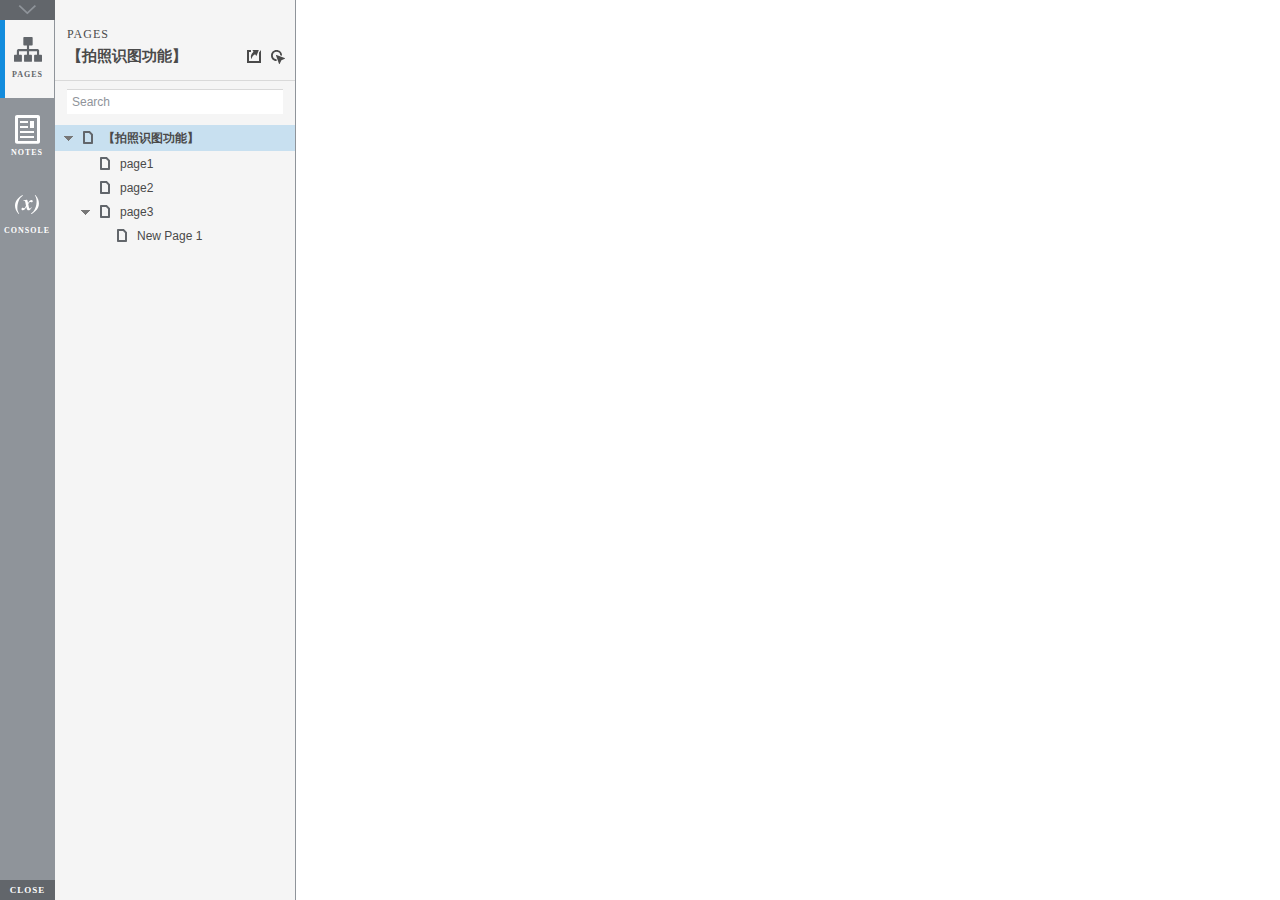
<file: index.html>
<!DOCTYPE html>
<html xmlns="http://www.w3.org/1999/xhtml" xml:lang="en" lang="en">
<head>
    <title>Untitled Document</title>
    <meta http-equiv="X-UA-Compatible" content="IE=edge"/>
    <meta http-equiv="content-type" content="text/html; charset=utf-8" />
    <meta name="viewport" content="width=device-width, initial-scale=1.0" />
    <meta name="apple-mobile-web-app-capable" content="yes" />
    <link type="text/css" href="resources/css/reset.css" rel="Stylesheet" />
    <link type="text/css" href="resources/css/default.css" rel="Stylesheet" />
    <!--<link href='https://fonts.googleapis.com/css?family=Nunito:300' rel='stylesheet' type='text/css'>-->

    <script type="text/javascript">
        if (location.href.toString().indexOf('file://localhost/') == 0) {
            location.href = location.href.toString().replace('file://localhost/', 'file:///');
        }
    </script>

    <!-- 8.0.0.3379 -->
<script src="resources/scripts/jquery-1.7.1.min.js"></script>
<script src="resources/scripts/startPre.js"></script>
<script src="data/document.js"></script>

    <style type="text/css">

#outerContainer {
	width:1000px;
	height:1500px;
}

.vsplitbar {
    width: 3px;
    /*background: #B9B9B9;*/
    border-right: 1px solid #8f949a;
}

.vsplitbar:hover, .vsplitbar.active {
    background: #8f949a;
}

#rightPanel {
    background-color: White;
}

/*#leftPanel {
    min-width: 120px;
}*/

.splitterMask {
   position:absolute;
   top: 0;
   left: 0;
   width: 100%;
   height: 100%;
   overflow: hidden;
   background-image: url(resources/images/transparent.gif);
   z-index: 20000;
}

    </style>
    <script type="text/javascript" language="JavaScript"><!--
        var SITEMAP_COLLAPSE_VAR_NAME = 'c';
        var PLUGIN_VAR_NAME = 'g';
        var FOOTNOTES_VAR_NAME = 'fn';
        var ADAPTIVE_VIEW_VAR_NAME = 'view';
        var lastLeftPanelWidth = 295;
        var toolBarOnly = true;

        // isolate scope
        (function() {
            setUpController();
            
            var configuration = $axure.document.configuration;
            var _settings = {};
            _settings.projectId = configuration.prototypeId;
            _settings.isAxshare = configuration.isAxshare;
            _settings.loadFeedbackPlugin = configuration.loadFeedbackPlugin;
            var cHash = getHashStringVar(SITEMAP_COLLAPSE_VAR_NAME);
            _settings.startCollapsed = cHash == "1";
            if(cHash == "2") closePlayer();
            var gHash = getHashStringVar(PLUGIN_VAR_NAME);
            if(gHash == "") gHash = 1;
            _settings.startPluginGid = gHash;

            $axure.player.settings = _settings;

            $(window).bind('load', function() {
                if(CHROME_5_LOCAL && !$('body').attr('pluginDetected')) {
                    window.location = 'resources/chrome/chrome.html';
                }
            });

            $(document).ready(function() {
                $axure.page.bind('load.start', mainFrame_onload);
                $axure.messageCenter.addMessageListener(messageCenter_message);

                $(document).on('pluginShown', function (event, data) {
                    setVarInCurrentUrlHash('g', data ? data : '');
                });

                $(document).on('pluginCreated', function(event, data) {
                    if($axure.player.settings.startPluginGid == data) {
                        $axure.player.showPlugin(data);
                    }
                });

                if($axure.player.settings.loadFeedbackPlugin) {
                    if($axure.player.settings.isAxshare) {
                        $axure.utils.loadJS('/Scripts/plugins/feedback/feedback8.js');
                    } else {
                        $axure.utils.loadJS('http://share.axure.com/Scripts/plugins/feedback/feedback8.js');
                    }
                }

                if(navigator.userAgent.indexOf("MSIE") >= 0) $('#outerContainer').width('100%');
                initialize();
                if($axure.player.settings.startCollapsed) $('#outerContainer').splitter({ sizeLeft: 0 });
                else $('#outerContainer').splitter({ sizeLeft: lastLeftPanelWidth });
                $('#leftPanel').width(lastLeftPanelWidth);
                
                $(window).resize(function() { resizeContent(); });

                $('#maximizePanelContainer').hide();

                initializeLogo();

                $(window).resize();
                resizeContent();
                
                $axure.player.collapseToBar();

                if($axure.player.settings.startCollapsed) {
                    collapse();
                    $('#leftPanel').width(0);
                }

                if(MOBILE_DEVICE) {
                    $('#interfaceControlFrameMinimizeContainer').height('45px');
                    $('#interfaceControlFrameMinimizeContainer a').height('45px');
                    $('#interfaceControlFrameHeaderContainer').css('margin-top','45px');
                    $('#interfaceControlFrameCloseContainer a').css('padding','10px 0px');
                    $('#maximizePanelContainer').height('45px');//.css('top','inherit').css('bottom','0px');

                    $('body').removeClass('hashover');

                    if(IOS) {
                        $('#rightPanel').css('overflow', 'auto').css('-webkit-overflow-scrolling', 'touch').css('-ms-overflow-x', 'hidden');

                        window.addEventListener("orientationchange", function() {
                            var viewport = document.querySelector("meta[name=viewport]");
                            //so iOS doesn't zoom when switching back to portrait
                            viewport.setAttribute('content', 'width=device-width, initial-scale=1.0, maximum-scale=1.0');
                            viewport.setAttribute('content', 'width=device-width, initial-scale=1.0');
                            resizeContent();
                        }, false);

                        $axure.page.bind('load.start', function() {
                            resizeContent();
                        });
                    }
                }

            });

            function initialize() {
                var legacyQString = getQueryString("Page");
                if (legacyQString.length > 0) {
                    location.href = location.href.substring(0, location.href.indexOf("?")) + "#p=" + legacyQString;
                    return;
                }

                var mainFrame = document.getElementById("mainFrame");
                //if it's local file on safari, test if we can access mainframe after its loaded
                if(SAFARI && document.location.href.indexOf('file://') >= 0) {
                    $(mainFrame).load(function () {
                        var canAccess;
                        try {
                            var mainFrameWindow = mainFrame.contentWindow || mainFrame.contentDocument;
                            mainFrameWindow['safari_file_CORS'] = 'Y';
                            canAccess = mainFrameWindow['safari_file_CORS'] === 'Y';
                        } catch(err) {
                            canAccess = false;
                        }

                        if(!canAccess) window.location = 'resources/chrome/safari.html';
                    });
                }

                mainFrame.contentWindow.location.href = getInitialUrl();
            }

            function initializeLogo() {
                if($axure.document.configuration.logoImagePath) {
                    var image = new Image();
                    image.onload = function() {
                        $('#logoImage').css('max-width', this.width + 'px');
                        $axure.player.resizeContent();
                    };
                    image.src = $axure.document.configuration.logoImagePath;
                
                    $('#interfaceControlFrameLogoImageContainer').html('<img id="logoImage" src="" />');
                    $('#logoImage').attr('src', $axure.document.configuration.logoImagePath).load(function() { resizeContent(); });
                } else $('#interfaceControlFrameLogoImageContainer').hide();

                if ($axure.document.configuration.logoImageCaption) {
                    $('#interfaceControlFrameLogoCaptionContainer').html($axure.document.configuration.logoImageCaption);
                } else $('#interfaceControlFrameLogoCaptionContainer').hide();

                if(!$('#interfaceControlFrameLogoImageContainer').is(':visible') && !$('#interfaceControlFrameLogoCaptionContainer').is(':visible')) {
                    $('#interfaceControlFrameLogoContainer').hide();
                }
            }

            var resizeContent = $axure.player.resizeContent = function() {
                var newHeight = $(window).height();
                var newWidth = $(window).width();

                var controlContainerHeight = newHeight;// - 30;
                if($('#interfaceControlFrameLogoContainer').is(':visible')) controlContainerHeight -= $('#interfaceControlFrameLogoContainer').outerHeight();// + 16;

                $('#outerContainer').height(newHeight).width(newWidth);
                $('.vsplitbar').height(newHeight);
                $('#leftPanel').height(newHeight);
                $('#interfaceControlFrame').height(newHeight);
                $('#interfaceControlFrameContainer').height(newHeight);
                $('#interfaceControlFrameHostContainer').height(controlContainerHeight);

                $('#rightPanel').height(newHeight);
                $('#mainFrame').height(newHeight);

                if($('#leftPanel').is(':visible')) $('#rightPanel').width($(window).width() - $('#leftPanel').width() - 1);// $('.vsplitbar').width());
                else $('#rightPanel').width($(window).width());

                $(document).trigger('ContainerHeightChange',[controlContainerHeight]);

                if(MOBILE_DEVICE) {
                    if(!(getHashStringVar(ADAPTIVE_VIEW_VAR_NAME).length > 0)) $axure.messageCenter.postMessage('setAdaptiveViewForSize', {'width':newWidth, 'height':$('#rightPanel').height()});
                }
            }

            var collapseToBar = $axure.player.collapseToBar = function() {
                lastLeftPanelWidth = $('#leftPanel').width();
                $('#leftPanel').width('55px');
                $('.vsplitbar').hide();
                $('#rightPanel').width($(window).width() - $('#leftPanel').width());
                $(window).resize();
                $('#outerContainer').trigger('resize');
                toolBarOnly = true;
            }

            var expandFromBar = $axure.player.expandFromBar = function() {
                if($('.vsplitbar').is(':visible')) return;

                $('#leftPanel').width(lastLeftPanelWidth);
                $('.vsplitbar').show();
                $('#rightPanel').width($(window).width() - $('#leftPanel').width() - 1);// $('.vsplitbar').width());
                $(window).resize();
                $('#outerContainer').trigger('resize');
                toolBarOnly = false;
            }

        })();

        function messageCenter_message(message, data) {
            if(message == 'expandFrame') expand();
            else if(message == 'getCollapseFrameOnLoad' && $axure.player.settings.startCollapsed && !MOBILE_DEVICE) $axure.messageCenter.postMessage('collapseFrameOnLoad');
        }

        
        function getInitialUrl() {
            var pageName = getHashStringVar("p");
            if(pageName.length > 0) return pageName + ".html";
            else {
                var url = getFirstPageUrl($axure.document.sitemap.rootNodes);
                return (url ? url : "about:blank");
            }
        }

        function getFirstPageUrl(nodes) {
            for (var i = 0; i < nodes.length; i++) {
                var node = nodes[i];
                if (node.url) return node.url;
                else {
                    var hasChildren = (node.children && node.children.length > 0);
                    if (hasChildren) {
                        var url = getFirstPageUrl(node.children);
                        if (url) return url;
                    }
                }
            }
            return null;
        }

        function closePlayer() {
            if($axure.page.location) window.location.href = $axure.page.location;
            else {
                var pageFile = getInitialUrl();
                var currentLocation = window.location.toString();
                window.location.href = currentLocation.substr(0, currentLocation.lastIndexOf("/") + 1) + pageFile;
            }
        }

        function replaceHash(newHash) {
            var currentLocWithoutHash = window.location.toString().split('#')[0];

            //We use replace so that every hash change doesn't get appended to the history stack.
            //We use replaceState in browsers that support it, else replace the location
            if(typeof window.history.replaceState != 'undefined') {
                try {
                    //Chrome 45 (Version 45.0.2454.85 m) started throwing an error here when generated locally (this only happens with sitemap open) which broke all interactions.
                    //try catch breaks the url adjusting nicely when the sitemap is open, but all interactions and forward and back buttons work.
                    //Uncaught SecurityError: Failed to execute 'replaceState' on 'History': A history state object with URL 'file:///C:/Users/Ian/Documents/Axure/HTML/Untitled/start.html#p=home' cannot be created in a document with origin 'null'.
                    window.history.replaceState(null, null, currentLocWithoutHash + newHash);
                } catch(ex) {}
            } else {
                window.location.replace(currentLocWithoutHash + newHash);
            }
        }

        function collapse() {
            setVarInCurrentUrlHash('c', 1);
            if(!toolBarOnly) lastLeftPanelWidth = $('#leftPanel').width();

            $('#maximizePanelContainer').show();
            $('#leftPanel').hide();
            $('.vsplitbar').hide();
            $('#rightPanel').width($(window).width());
            $(window).resize();
            $('#outerContainer').trigger('resize');

            $(document).trigger('sidebarCollapse');

            if(MOBILE_DEVICE) {
                $('#maximizePanelContainer').animate({
                    top:$('#rightPanel').height() - $('#maximizePanelContainer').height()
                }, 300, 'swing', function() {
                    $('#maximizePanelContainer').css('top', 'inherit').css('bottom', '0px');
                });
            }
        }

        function expand() {
            if(MOBILE_DEVICE) {
                $('#maximizePanelContainer').css('top', '0px').css('bottom', 'inherit');
            }

            deleteVarFromCurrentUrlHash('c');
            $('#maximizePanelContainer').hide();
            $('#leftPanel').width(lastLeftPanelWidth);
            $('#leftPanel').show();
            if(!toolBarOnly) {
                $('.vsplitbar').show();
                $('#rightPanel').width($(window).width() - $('#leftPanel').width() - 1);
            } else {
                $axure.player.collapseToBar();
            }
            $(window).resize();
            $('#outerContainer').trigger('resize');

            $(document).trigger('sidebarExpanded');
        }


        function mainFrame_onload() {
            if($axure.page.pageName) document.title = $axure.page.pageName;
        }

        function getQueryString(query) {
            var qstring = self.location.href.split("?");
            if(qstring.length < 2) return "";
            return GetParameter(qstring, query);
        }
        
        function GetParameter(qstring, query) {
            var prms = qstring[1].split("&");
            var frmelements = new Array();
            var currprmeter, querystr = "";

            for(var i = 0; i < prms.length; i++) {
                currprmeter = prms[i].split("=");
                frmelements[i] = new Array();
                frmelements[i][0] = currprmeter[0];
                frmelements[i][1] = currprmeter[1];
            }

            for(j = 0; j < frmelements.length; j++) {
                if(frmelements[j][0].toLowerCase() == query.toLowerCase()) {
                    querystr = frmelements[j][1];
                    break;
                }
            }
            return querystr;
        }
        
        function getHashStringVar(query) {
            var qstring = self.location.href.split("#");
            if(qstring.length < 2) return "";
            return GetParameter(qstring, query);
        }

        function setHashStringVar(currentHash, varName, varVal) {
            var varWithEqual = varName + '=';
            var poundVarWithEqual = varVal === '' ? '' :  '#' + varName + '=' + varVal;
            var ampVarWithEqual = varVal === '' ? '' :  '&' + varName + '=' + varVal;
            var hashToSet = '';

            var pageIndex = currentHash.indexOf('#' + varWithEqual);
            if(pageIndex == -1) pageIndex = currentHash.indexOf('&' + varWithEqual);
            if(pageIndex != -1) {
                var newHash = currentHash.substring(0, pageIndex);

                newHash = newHash == '' ? poundVarWithEqual : newHash + ampVarWithEqual;

                var ampIndex = currentHash.indexOf('&', pageIndex + 1);
                if(ampIndex != -1) {
                    newHash = newHash == '' ? '#' + currentHash.substring(ampIndex + 1) : newHash + currentHash.substring(ampIndex);
                }
                hashToSet = newHash;
            } else if(currentHash.indexOf('#') != -1) {
                hashToSet = currentHash + ampVarWithEqual;
            } else {
                hashToSet = poundVarWithEqual;
            }

            if(hashToSet != '' || varVal == '') {
                return hashToSet;
            }

            return null;
        }

        function setVarInCurrentUrlHash(varName, varVal) {
            var newHash = setHashStringVar(window.location.hash, varName, varVal);

            if(newHash != null) {
                replaceHash(newHash);
            }
        }

        function deleteHashStringVar(currentHash, varName) {
            var varWithEqual = varName + '=';

            var pageIndex = currentHash.indexOf('#' + varWithEqual);
            if(pageIndex == -1) pageIndex = currentHash.indexOf('&' + varWithEqual);
            if(pageIndex != -1) {
                var newHash = currentHash.substring(0, pageIndex);

                var ampIndex = currentHash.indexOf('&', pageIndex + 1);

                //IF begin of string....if none blank, ELSE # instead of & and rest
                //IF in string....prefix + if none blank, ELSE &-rest
                if(newHash == '') { //beginning of string
                    newHash = ampIndex != -1 ? '#' + currentHash.substring(ampIndex + 1) : '';
                } else { //somewhere in the middle
                    newHash = newHash + (ampIndex != -1 ? currentHash.substring(ampIndex) : '');
                }

                return newHash;
            }

            return null;
        }

        function deleteVarFromCurrentUrlHash(varName) {
            var newHash = deleteHashStringVar(window.location.hash, varName);

            if(newHash != null) {
                replaceHash(newHash);
            }
        }
    --></script>
    
    <link type="text/css" rel="Stylesheet" href="plugins/sitemap/styles/sitemap.css" />
    <link type="text/css" rel="Stylesheet" href="plugins/page_notes/styles/page_notes.css" />
    <link type="text/css" rel="Stylesheet" href="plugins/debug/styles/debug.css" />
    <script src="resources/scripts/startPost.js"></script>


    <!--<link type="text/css" rel="Stylesheet" href="plugins/recordplay/styles/recordplay.css" />
    <script type="text/javascript" src="plugins/recordplay/recordplay.js"></script>-->
    

</head>
<body scroll="no" class="hashover">
    <div id="outerContainer">

        <div id="leftPanel">
            <div id="interfaceControlFrame">
                <div id="interfaceControlFrameMinimizeContainer">
                    <a title="Collapse" id="interfaceControlFrameMinimizeButton" onclick="collapse();">&nbsp;</a>
                </div>
                <div id="interfaceControlFrameHeaderContainer">
                    <ul id="interfaceControlFrameHeader"></ul>
                </div>
                <div id="interfaceControlFrameContainer">
                    <div id="interfaceControlFrameLogoContainer">
                        <div id="interfaceControlFrameLogoImageContainer"></div>
                        <div id="interfaceControlFrameLogoCaptionContainer"></div>
                    </div>
                    <div id="interfaceControlFrameHostContainer">
                    </div>
                </div>
                <div id="interfaceControlFrameCloseContainer">
                    <a title="Close" id="interfaceControlFrameCloseButton" onclick="closePlayer();">CLOSE</a>
                </div>
            </div>
        </div>
        <div id="rightPanel">
            <iframe id="mainFrame" name="mainFrame" width="100%" height="100%" src="" frameborder="0" style="display: block;" webkitallowfullscreen mozallowfullscreen allowfullscreen></iframe>
        </div>

    </div>

    <div id="maximizePanelContainer">
        <iframe id="expandFrame" src="resources/expand.html" width="100%" height="100%" scrolling="no" allowtransparency="true" frameborder="0"></iframe>
    </div>

</body>
</html>
</file>
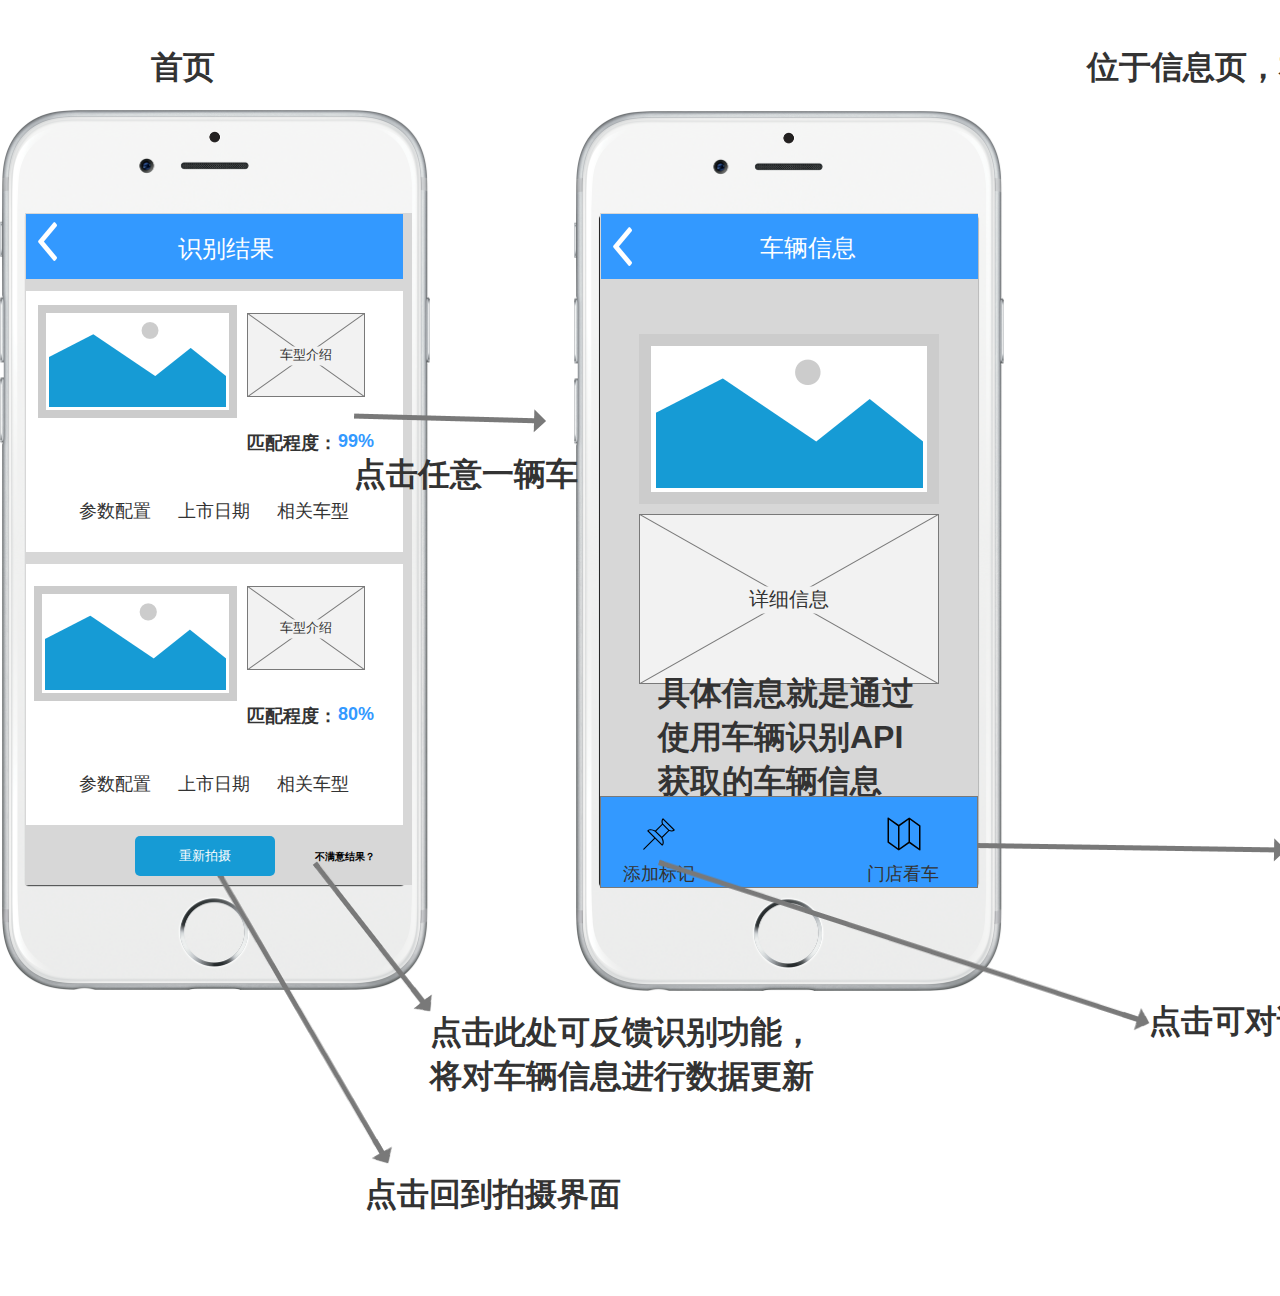
<file: new_page_1.html>
﻿<!DOCTYPE html>
<html>
  <head>
    <title>New Page 1</title>
    <meta http-equiv="X-UA-Compatible" content="IE=edge"/>
    <meta http-equiv="content-type" content="text/html; charset=utf-8"/>
    <meta name="apple-mobile-web-app-capable" content="yes"/>
    <link href="resources/css/jquery-ui-themes.css" type="text/css" rel="stylesheet"/>
    <link href="resources/css/axure_rp_page.css" type="text/css" rel="stylesheet"/>
    <link href="data/styles.css" type="text/css" rel="stylesheet"/>
    <link href="files/new_page_1/styles.css" type="text/css" rel="stylesheet"/>
    <script src="resources/scripts/jquery-1.7.1.min.js"></script>
    <script src="resources/scripts/jquery-ui-1.8.10.custom.min.js"></script>
    <script src="resources/scripts/prototypePre.js"></script>
    <script src="data/document.js"></script>
    <script src="resources/scripts/prototypePost.js"></script>
    <script src="files/new_page_1/data.js"></script>
    <script type="text/javascript">
      $axure.utils.getTransparentGifPath = function() { return 'resources/images/transparent.gif'; };
      $axure.utils.getOtherPath = function() { return 'resources/Other.html'; };
      $axure.utils.getReloadPath = function() { return 'resources/reload.html'; };
    </script>
  </head>
  <body>
    <div id="base" class="">

      <!-- Unnamed (图片) -->
      <div id="u81" class="ax_default _图片1">
        <img id="u81_img" class="img " src="images/page1/u0.png"/>
      </div>

      <!-- Unnamed (矩形) -->
      <div id="u82" class="ax_default box_3">
        <div id="u82_div" class=""></div>
      </div>

      <!-- Unnamed (矩形) -->
      <div id="u83" class="ax_default _一级标题">
        <div id="u83_div" class=""></div>
        <div id="u83_text" class="text ">
          <p><span>首页</span></p>
        </div>
      </div>

      <!-- Unnamed (形状) -->
      <div id="u84" class="compound ax_default arrow" WidgetHeight="290" WidgetWidth="169" CompoundMode="true">
        <img id="u84_img" class="singleImg img " src="images/new_page_1/u84.png"/>
        <div id="u84p000" class="ax_vector_shape" WidgetTopLeftX="-0.481256311292937" WidgetTopLeftY="-0.0181332915790833" WidgetTopRightX="-0.239827739864366" WidgetTopRightY="-10.4722970944055" WidgetBottomLeftX="0.236307594699883" WidgetBottomLeftY="10.3390095655638" WidgetBottomRightX="0.477736166128455" WidgetBottomRightY="-0.115154237262662">
          <img id="u84p000_img" class="img " src="images/new_page_1/u84p000.png"/>
        </div>
        <div id="u84p001" class="ax_vector_shape" WidgetTopLeftX="-0.125" WidgetTopLeftY="-0.125" WidgetTopRightX="21" WidgetTopRightY="-0.125" WidgetBottomLeftX="-0.125" WidgetBottomLeftY="36.125" WidgetBottomRightX="21" WidgetBottomRightY="36.125">
          <img id="u84p001_img" class="img " src="images/new_page_1/u84p001.png"/>
        </div>
        <div id="u84p002" class="ax_vector_shape" WidgetTopLeftX="9.59468129021211" WidgetTopLeftY="-0.0302401829602325" WidgetTopRightX="7.10938717256506" WidgetTopRightY="4.27441550055654" WidgetBottomLeftX="2.20799402263896" WidgetBottomLeftY="-4.29494606531317" WidgetBottomRightX="-0.277300095008097" WidgetBottomRightY="0.00970961820359733">
          <img id="u84p002_img" class="img " src="images/new_page_1/u84p002.png"/>
        </div>
      </div>

      <!-- Unnamed (矩形) -->
      <div id="u85" class="ax_default _一级标题">
        <div id="u85_div" class=""></div>
        <div id="u85_text" class="text ">
          <p><span>点击回到拍摄界面</span></p>
        </div>
      </div>

      <!-- Unnamed (图片) -->
      <div id="u86" class="ax_default _图片1">
        <img id="u86_img" class="img " src="images/page1/u0.png"/>
      </div>

      <!-- Unnamed (矩形) -->
      <div id="u87" class="ax_default box_3">
        <div id="u87_div" class=""></div>
      </div>

      <!-- Unnamed (形状) -->
      <div id="u88" class="ax_default arrow">
        <img id="u88_img" class="img " src="images/new_page_1/u88.png"/>
      </div>

      <!-- Unnamed (矩形) -->
      <div id="u89" class="ax_default _一级标题">
        <div id="u89_div" class=""></div>
        <div id="u89_text" class="text ">
          <p><span>点击即可查询附近门店</span></p>
        </div>
      </div>

      <!-- Unnamed (矩形) -->
      <div id="u90" class="ax_default _一级标题">
        <div id="u90_div" class=""></div>
        <div id="u90_text" class="text ">
          <p><span>位于信息页，右下角，用一个icon替代</span></p>
        </div>
      </div>

      <!-- Unnamed (矩形) -->
      <div id="u91" class="ax_default box_3">
        <div id="u91_div" class=""></div>
      </div>

      <!-- Unnamed (矩形) -->
      <div id="u92" class="ax_default _三级标题">
        <div id="u92_div" class=""></div>
        <div id="u92_text" class="text ">
          <p><span>弹出</span></p>
        </div>
      </div>

      <!-- Unnamed (矩形) -->
      <div id="u93" class="ax_default _一级标题">
        <div id="u93_div" class=""></div>
        <div id="u93_text" class="text ">
          <p><span>地理位置授权</span></p>
        </div>
      </div>

      <!-- Unnamed (矩形) -->
      <div id="u94" class="ax_default _二级标题">
        <div id="u94_div" class=""></div>
        <div id="u94_text" class="text ">
          <p><span>允许懂车帝访问你的当前位置</span></p>
        </div>
      </div>

      <!-- Unnamed (矩形) -->
      <div id="u95" class="ax_default _三级标题">
        <div id="u95_div" class=""></div>
        <div id="u95_text" class="text ">
          <p><span>去设置</span></p>
        </div>
      </div>

      <!-- Unnamed (矩形) -->
      <div id="u96" class="ax_default _三级标题">
        <div id="u96_div" class=""></div>
        <div id="u96_text" class="text ">
          <p><span>是</span></p>
        </div>
      </div>

      <!-- Unnamed (矩形) -->
      <div id="u97" class="ax_default _三级标题">
        <div id="u97_div" class=""></div>
        <div id="u97_text" class="text ">
          <p><span>否</span></p>
        </div>
      </div>

      <!-- Unnamed (矩形) -->
      <div id="u98" class="ax_default _一级标题">
        <div id="u98_div" class=""></div>
        <div id="u98_text" class="text ">
          <p><span>点击</span></p>
        </div>
      </div>

      <!-- Unnamed (形状) -->
      <div id="u99" class="ax_default arrow">
        <img id="u99_img" class="img " src="images/new_page_1/u99.png"/>
      </div>

      <!-- Unnamed (图片) -->
      <div id="u100" class="ax_default _图片1">
        <img id="u100_img" class="img " src="images/page1/u0.png"/>
      </div>

      <!-- Unnamed (图片) -->
      <div id="u101" class="ax_default _图片">
        <img id="u101_img" class="img " src="images/new_page_1/u101.jpg"/>
      </div>

      <!-- Unnamed (矩形) -->
      <div id="u102" class="ax_default box_1">
        <img id="u102_img" class="img " src="images/new_page_1/u102.png"/>
      </div>

      <!-- Unnamed (矩形) -->
      <div id="u103" class="ax_default _三级标题">
        <div id="u103_div" class=""></div>
        <div id="u103_text" class="text ">
          <p><span>你的当前位置</span></p>
        </div>
      </div>

      <!-- Unnamed (形状) -->
      <div id="u104" class="ax_default icon">
        <img id="u104_img" class="img " src="images/new_page_1/u104.png"/>
      </div>

      <!-- Unnamed (矩形) -->
      <div id="u105" class="ax_default box_1">
        <img id="u105_img" class="img " src="images/new_page_1/u105.png"/>
      </div>

      <!-- Unnamed (矩形) -->
      <div id="u106" class="ax_default _三级标题">
        <div id="u106_div" class=""></div>
        <div id="u106_text" class="text ">
          <p><span>你</span></p><p><span>附</span></p><p><span>近</span></p><p><span>的</span></p><p><span>4</span></p><p><span>S</span></p><p><span>店</span></p>
        </div>
      </div>

      <!-- Unnamed (矩形) -->
      <div id="u107" class="ax_default box_1">
        <div id="u107_div" class=""></div>
        <div id="u107_text" class="text ">
          <p><span>店面信息</span></p>
        </div>
      </div>

      <!-- Unnamed (矩形) -->
      <div id="u108" class="ax_default box_1">
        <img id="u108_img" class="img " src="images/page3/u60.png"/>
      </div>

      <!-- Unnamed (矩形) -->
      <div id="u109" class="ax_default _二级标题">
        <div id="u109_div" class=""></div>
        <div id="u109_text" class="text ">
          <p><span>识别结果</span></p>
        </div>
      </div>

      <!-- Unnamed (形状) -->
      <div id="u110" class="ax_default icon">
        <img id="u110_img" class="img " src="images/page3/u62.png"/>
      </div>

      <!-- Unnamed (矩形) -->
      <div id="u111" class="ax_default box_1">
        <img id="u111_img" class="img " src="images/page3/u63.png"/>
      </div>

      <!-- Unnamed (占位符) -->
      <div id="u112" class="ax_default placeholder">
        <img id="u112_img" class="img " src="images/page3/u65.png"/>
        <div id="u112_text" class="text ">
          <p><span>车型介绍</span></p>
        </div>
      </div>

      <!-- Unnamed (矩形) -->
      <div id="u113" class="ax_default _三级标题">
        <div id="u113_div" class=""></div>
        <div id="u113_text" class="text ">
          <p><span>匹配程度：</span></p>
        </div>
      </div>

      <!-- Unnamed (矩形) -->
      <div id="u114" class="ax_default _三级标题">
        <div id="u114_div" class=""></div>
        <div id="u114_text" class="text ">
          <p><span>参数配置</span></p>
        </div>
      </div>

      <!-- Unnamed (矩形) -->
      <div id="u115" class="ax_default _三级标题">
        <div id="u115_div" class=""></div>
        <div id="u115_text" class="text ">
          <p><span>上市日期</span></p>
        </div>
      </div>

      <!-- Unnamed (矩形) -->
      <div id="u116" class="ax_default _三级标题">
        <div id="u116_div" class=""></div>
        <div id="u116_text" class="text ">
          <p><span>相关车型</span></p>
        </div>
      </div>

      <!-- Unnamed (矩形) -->
      <div id="u117" class="ax_default box_1">
        <img id="u117_img" class="img " src="images/page3/u63.png"/>
      </div>

      <!-- Unnamed (占位符) -->
      <div id="u118" class="ax_default placeholder">
        <img id="u118_img" class="img " src="images/page3/u65.png"/>
        <div id="u118_text" class="text ">
          <p><span>车型介绍</span></p>
        </div>
      </div>

      <!-- Unnamed (矩形) -->
      <div id="u119" class="ax_default _三级标题">
        <div id="u119_div" class=""></div>
        <div id="u119_text" class="text ">
          <p><span>匹配程度：</span></p>
        </div>
      </div>

      <!-- Unnamed (矩形) -->
      <div id="u120" class="ax_default _三级标题">
        <div id="u120_div" class=""></div>
        <div id="u120_text" class="text ">
          <p><span>参数配置</span></p>
        </div>
      </div>

      <!-- Unnamed (矩形) -->
      <div id="u121" class="ax_default _三级标题">
        <div id="u121_div" class=""></div>
        <div id="u121_text" class="text ">
          <p><span>上市日期</span></p>
        </div>
      </div>

      <!-- Unnamed (矩形) -->
      <div id="u122" class="ax_default _三级标题">
        <div id="u122_div" class=""></div>
        <div id="u122_text" class="text ">
          <p><span>相关车型</span></p>
        </div>
      </div>

      <!-- Unnamed (矩形) -->
      <div id="u123" class="ax_default primary_button">
        <div id="u123_div" class=""></div>
        <div id="u123_text" class="text ">
          <p><span>重新拍摄</span></p>
        </div>
      </div>

      <!-- Unnamed (矩形) -->
      <div id="u124" class="ax_default _一级标题">
        <div id="u124_div" class=""></div>
        <div id="u124_text" class="text ">
          <p><span>不满意结果？</span></p>
        </div>
      </div>

      <!-- Unnamed (图片) -->
      <div id="u125" class="ax_default _图片">
        <img id="u125_img" class="img " src="images/new_page_1/u125.png"/>
      </div>

      <!-- Unnamed (图片) -->
      <div id="u126" class="ax_default _图片">
        <img id="u126_img" class="img " src="images/new_page_1/u126.png"/>
      </div>

      <!-- Unnamed (形状) -->
      <div id="u127" class="compound ax_default arrow" WidgetHeight="148" WidgetWidth="115" CompoundMode="true">
        <img id="u127_img" class="singleImg img " src="images/new_page_1/u127.png"/>
        <div id="u127p000" class="ax_vector_shape" WidgetTopLeftX="-0.474854350180736" WidgetTopLeftY="0.0145674535091089" WidgetTopRightX="-0.117273190269369" WidgetTopRightY="-9.04755621296819" WidgetBottomLeftX="0.114163788878834" WidgetBottomLeftY="9.12635728832885" WidgetBottomRightX="0.471744948790201" WidgetBottomRightY="0.0642336218515489">
          <img id="u127p000_img" class="img " src="images/new_page_1/u127p000.png"/>
        </div>
        <div id="u127p001" class="ax_vector_shape" WidgetTopLeftX="-0.125" WidgetTopLeftY="-0.125" WidgetTopRightX="14.25" WidgetTopRightY="-0.125" WidgetBottomLeftX="-0.125" WidgetBottomLeftY="18.375" WidgetBottomRightX="14.25" WidgetBottomRightY="18.375">
          <img id="u127p001_img" class="img " src="images/new_page_1/u127p001.png"/>
        </div>
        <div id="u127p002" class="ax_vector_shape" WidgetTopLeftX="4.92857239765105" WidgetTopLeftY="0.00880689418998269" WidgetTopRightX="2.96187601813853" WidgetTopRightY="2.67413738433037" WidgetBottomLeftX="1.68897263282342" WidgetBottomLeftY="-2.67113129252171" WidgetBottomRightX="-0.277723746689103" WidgetBottomRightY="-0.00580080238132292">
          <img id="u127p002_img" class="img " src="images/new_page_1/u127p002.png"/>
        </div>
      </div>

      <!-- Unnamed (矩形) -->
      <div id="u128" class="ax_default _一级标题">
        <div id="u128_div" class=""></div>
        <div id="u128_text" class="text ">
          <p><span>点击此处可反馈识别功能，</span></p><p><span>将对车辆信息进行数据更新</span></p>
        </div>
      </div>

      <!-- Unnamed (矩形) -->
      <div id="u129" class="ax_default _三级标题">
        <div id="u129_div" class=""></div>
        <div id="u129_text" class="text ">
          <p><span>99%</span></p>
        </div>
      </div>

      <!-- Unnamed (矩形) -->
      <div id="u130" class="ax_default _三级标题">
        <div id="u130_div" class=""></div>
        <div id="u130_text" class="text ">
          <p><span>80%</span></p>
        </div>
      </div>

      <!-- Unnamed (形状) -->
      <div id="u131" class="ax_default arrow">
        <img id="u131_img" class="img " src="images/new_page_1/u131.png"/>
      </div>

      <!-- Unnamed (矩形) -->
      <div id="u132" class="ax_default _一级标题">
        <div id="u132_div" class=""></div>
        <div id="u132_text" class="text ">
          <p><span>点击任意一辆车</span></p>
        </div>
      </div>

      <!-- Unnamed (图片) -->
      <div id="u133" class="ax_default _图片">
        <img id="u133_img" class="img " src="images/new_page_1/u133.png"/>
      </div>

      <!-- Unnamed (占位符) -->
      <div id="u134" class="ax_default placeholder">
        <img id="u134_img" class="img " src="images/new_page_1/u134.png"/>
        <div id="u134_text" class="text ">
          <p><span>详细信息</span></p>
        </div>
      </div>

      <!-- Unnamed (矩形) -->
      <div id="u135" class="ax_default _一级标题">
        <div id="u135_div" class=""></div>
        <div id="u135_text" class="text ">
          <p><span>具体信息就是通过</span></p><p><span>使用车辆识别API获取的车辆信息</span></p>
        </div>
      </div>

      <!-- Unnamed (矩形) -->
      <div id="u136" class="ax_default box_1">
        <img id="u136_img" class="img " src="images/page3/u60.png"/>
      </div>

      <!-- Unnamed (形状) -->
      <div id="u137" class="ax_default icon">
        <img id="u137_img" class="img " src="images/page3/u62.png"/>
      </div>

      <!-- Unnamed (矩形) -->
      <div id="u138" class="ax_default box_1">
        <div id="u138_div" class=""></div>
      </div>

      <!-- Unnamed (矩形) -->
      <div id="u139" class="ax_default _三级标题">
        <div id="u139_div" class=""></div>
        <div id="u139_text" class="text ">
          <p><span>门店看车</span></p>
        </div>
      </div>

      <!-- Unnamed (矩形) -->
      <div id="u140" class="ax_default _二级标题">
        <div id="u140_div" class=""></div>
        <div id="u140_text" class="text ">
          <p><span>车辆信息</span></p>
        </div>
      </div>

      <!-- Unnamed (SVG) -->
      <div id="u141" class="ax_default _图片">
        <img id="u141_img" class="img " src="images/new_page_1/u141.svg"/>
      </div>

      <!-- Unnamed (矩形) -->
      <div id="u142" class="ax_default _三级标题">
        <div id="u142_div" class=""></div>
        <div id="u142_text" class="text ">
          <p><span>添加标记</span></p>
        </div>
      </div>

      <!-- Unnamed (SVG) -->
      <div id="u143" class="ax_default _图片">
        <img id="u143_img" class="img " src="images/new_page_1/u143.svg"/>
      </div>

      <!-- Unnamed (形状) -->
      <div id="u144" class="compound ax_default arrow" WidgetHeight="161" WidgetWidth="490" CompoundMode="true">
        <img id="u144_img" class="singleImg img " src="images/new_page_1/u144.png"/>
        <div id="u144p000" class="ax_vector_shape" WidgetTopLeftX="-0.492441265337182" WidgetTopLeftY="-0.132641419804536" WidgetTopRightX="0.396905476999889" WidgetTopRightY="-15.274474144177" WidgetBottomLeftX="-0.397495204088391" WidgetBottomLeftY="15.1793684925474" WidgetBottomRightX="0.49185153824868" WidgetBottomRightY="0.0375357681750131">
          <img id="u144p000_img" class="img " src="images/new_page_1/u144p000.png"/>
        </div>
        <div id="u144p001" class="ax_vector_shape" WidgetTopLeftX="-0.125" WidgetTopLeftY="0" WidgetTopRightX="61.125" WidgetTopRightY="0" WidgetBottomLeftX="-0.125" WidgetBottomLeftY="20.125" WidgetBottomRightX="61.125" WidgetBottomRightY="20.125">
          <img id="u144p001_img" class="img " src="images/new_page_1/u144p001.png"/>
        </div>
        <div id="u144p002" class="ax_vector_shape" WidgetTopLeftX="14.8627003803799" WidgetTopLeftY="0.0605866335831102" WidgetTopRightX="1.15629764553794" WidgetTopRightY="4.79240935994949" WidgetBottomLeftX="13.3994140246632" WidgetBottomLeftY="-4.72441646402688" WidgetBottomRightX="-0.306988710178723" WidgetBottomRightY="0.00740626233950265">
          <img id="u144p002_img" class="img " src="images/new_page_1/u144p002.png"/>
        </div>
      </div>

      <!-- Unnamed (矩形) -->
      <div id="u145" class="ax_default _一级标题">
        <div id="u145_div" class=""></div>
        <div id="u145_text" class="text ">
          <p><span>点击可对该车进行标记</span></p>
        </div>
      </div>

      <!-- Unnamed (形状) -->
      <div id="u146" class="ax_default arrow">
        <img id="u146_img" class="img " src="images/new_page_1/u146.png"/>
      </div>
    </div>
  </body>
</html>
</file>
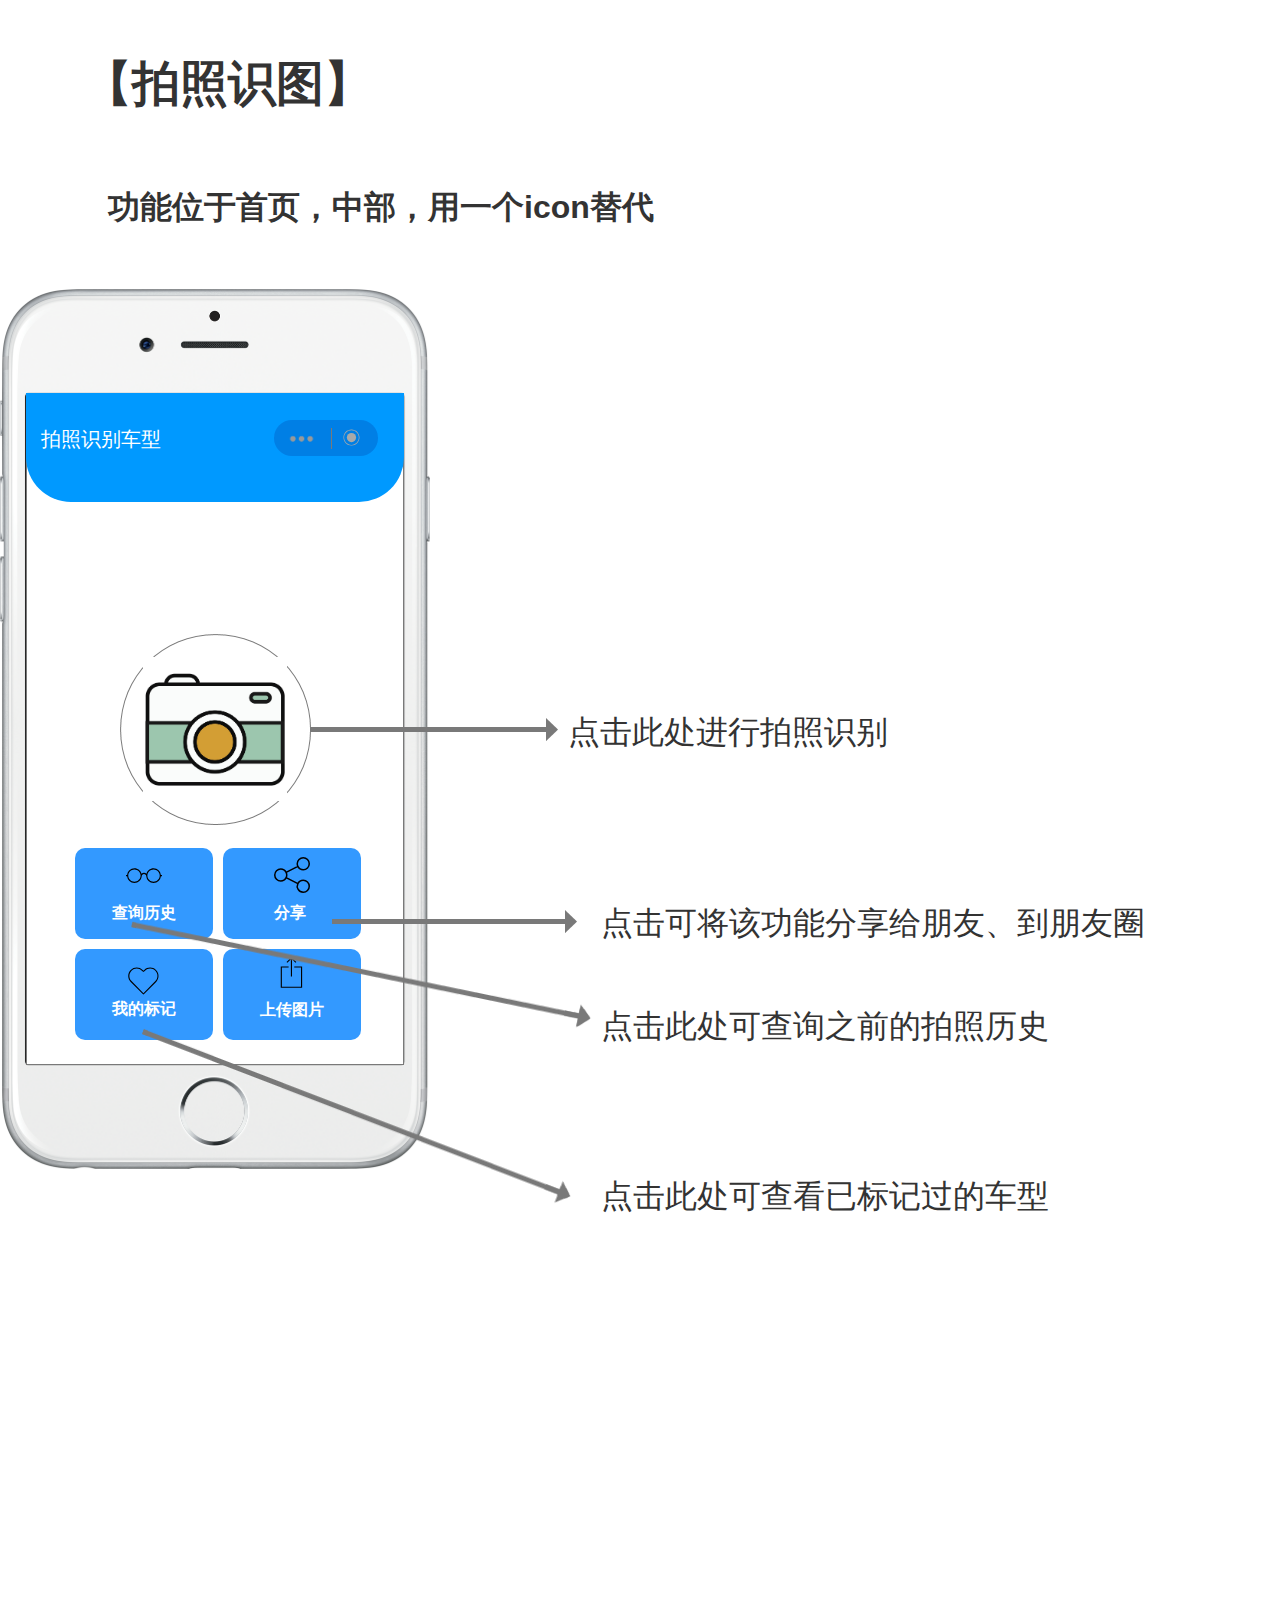
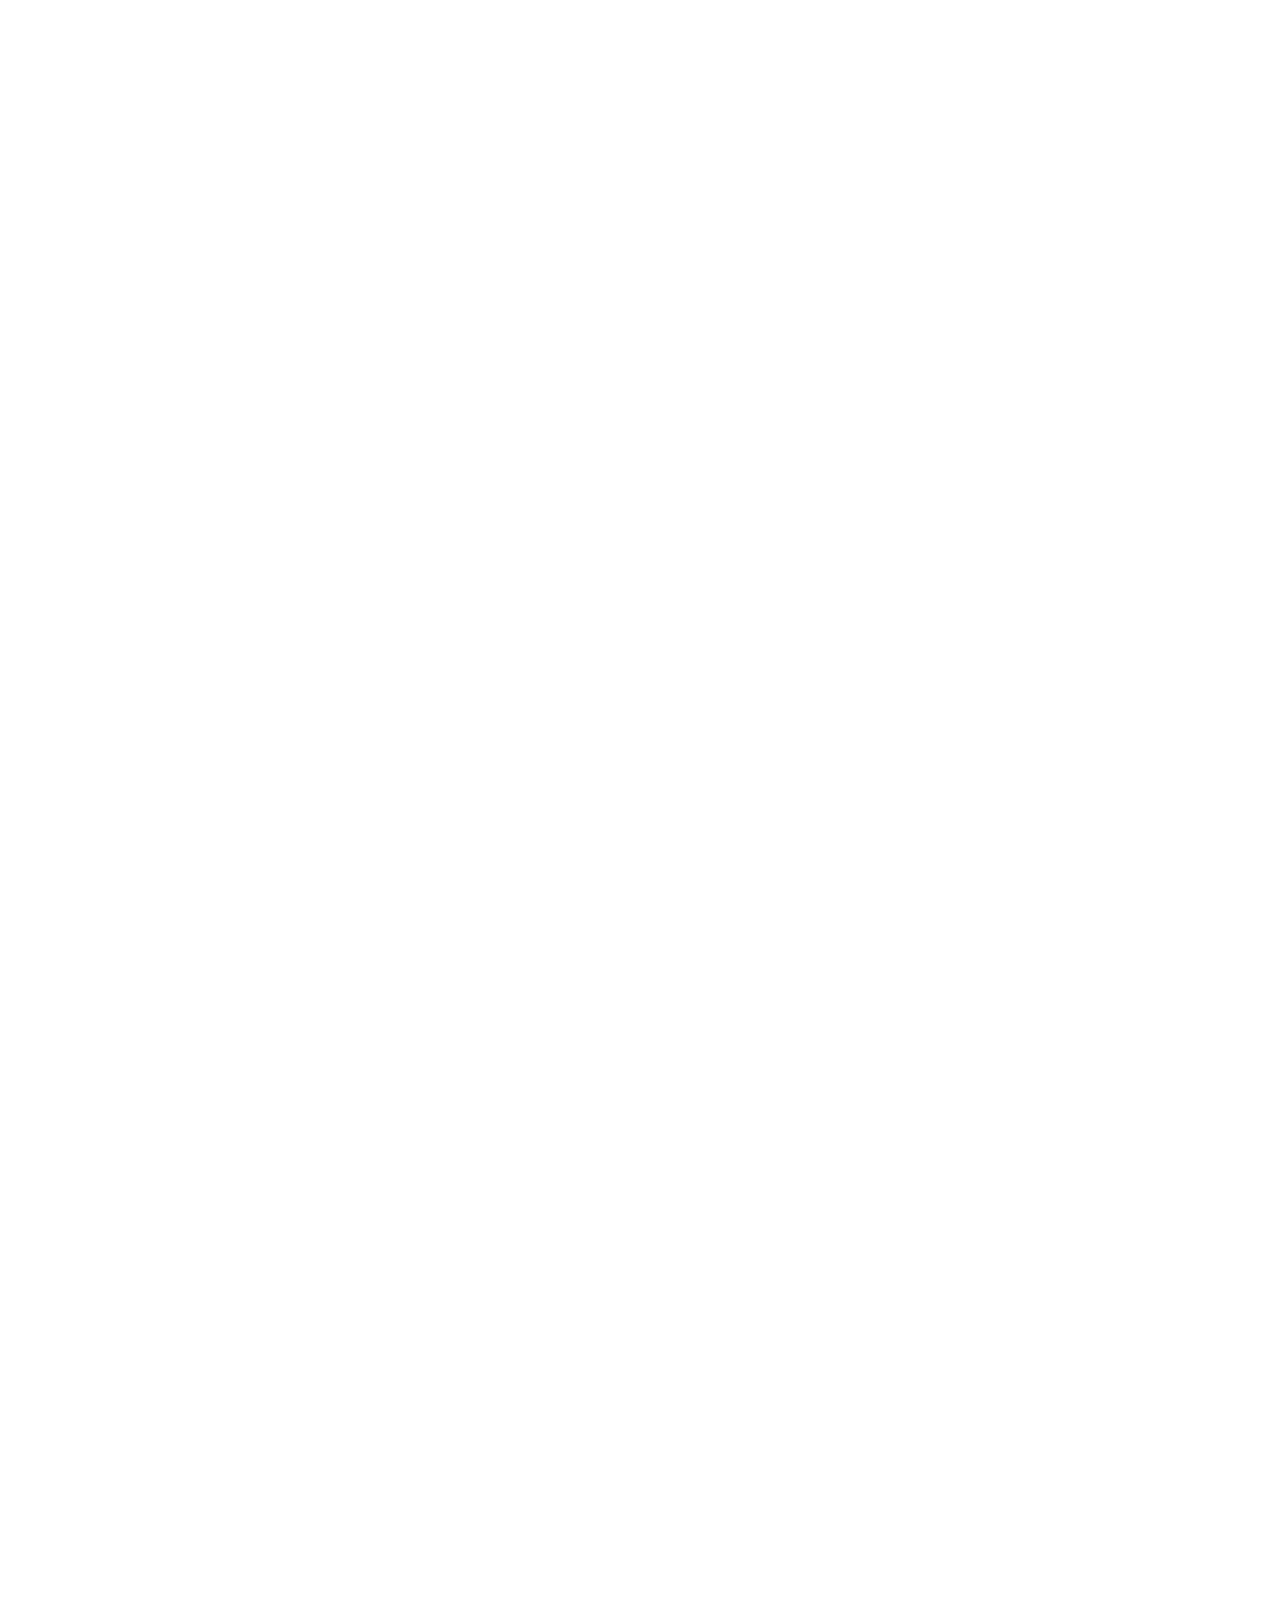
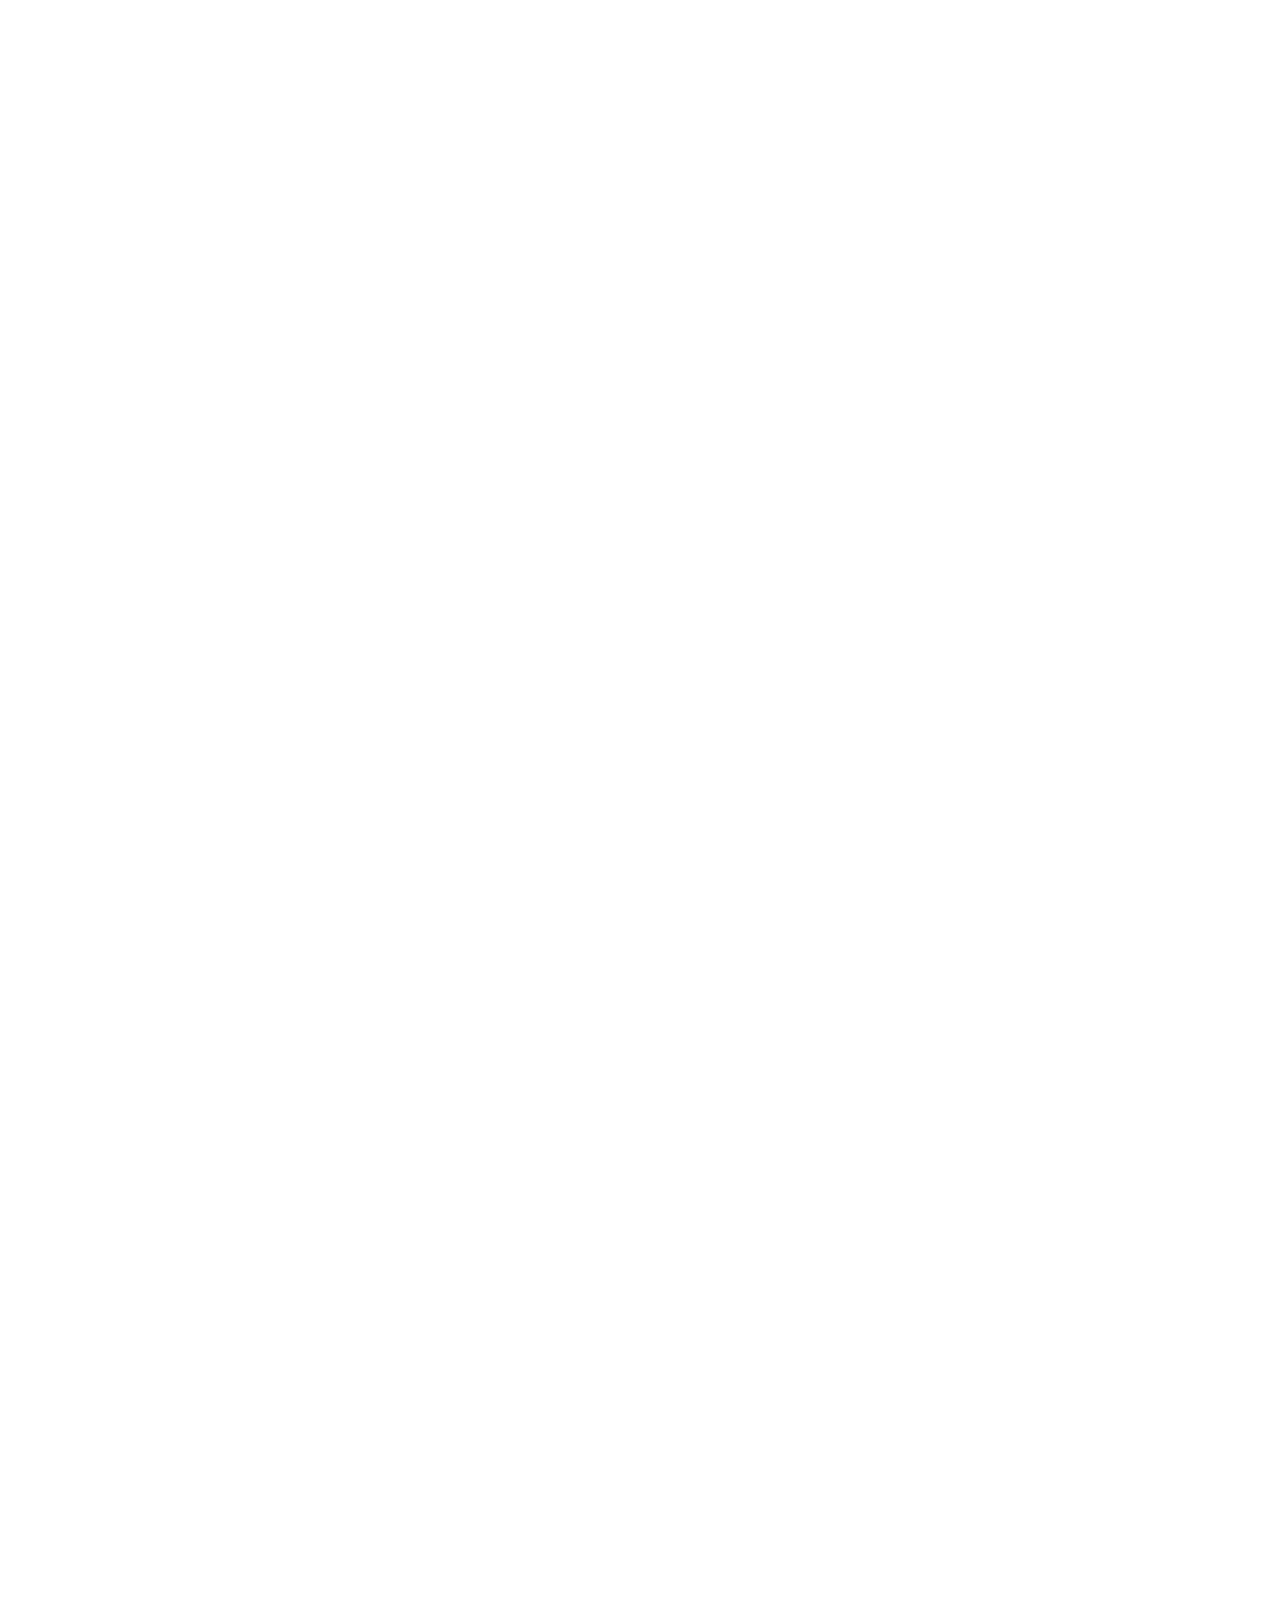
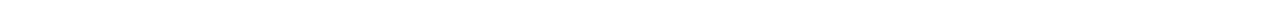
<file: page1.html>
﻿<!DOCTYPE html>
<html>
  <head>
    <title>page1</title>
    <meta http-equiv="X-UA-Compatible" content="IE=edge"/>
    <meta http-equiv="content-type" content="text/html; charset=utf-8"/>
    <meta name="apple-mobile-web-app-capable" content="yes"/>
    <link href="resources/css/jquery-ui-themes.css" type="text/css" rel="stylesheet"/>
    <link href="resources/css/axure_rp_page.css" type="text/css" rel="stylesheet"/>
    <link href="data/styles.css" type="text/css" rel="stylesheet"/>
    <link href="files/page1/styles.css" type="text/css" rel="stylesheet"/>
    <script src="resources/scripts/jquery-1.7.1.min.js"></script>
    <script src="resources/scripts/jquery-ui-1.8.10.custom.min.js"></script>
    <script src="resources/scripts/prototypePre.js"></script>
    <script src="data/document.js"></script>
    <script src="resources/scripts/prototypePost.js"></script>
    <script src="files/page1/data.js"></script>
    <script type="text/javascript">
      $axure.utils.getTransparentGifPath = function() { return 'resources/images/transparent.gif'; };
      $axure.utils.getOtherPath = function() { return 'resources/Other.html'; };
      $axure.utils.getReloadPath = function() { return 'resources/reload.html'; };
    </script>
  </head>
  <body>
    <div id="base" class="">

      <!-- Unnamed (图片) -->
      <div id="u0" class="ax_default _图片1">
        <img id="u0_img" class="img " src="images/page1/u0.png"/>
      </div>

      <!-- Unnamed (矩形) -->
      <div id="u1" class="ax_default box_1">
        <div id="u1_div" class=""></div>
      </div>

      <!-- Unnamed (水平线) -->
      <div id="u2" class="ax_default arrow">
        <img id="u2_img" class="img " src="images/page1/u2.png"/>
      </div>

      <!-- Unnamed (矩形) -->
      <div id="u3" class="ax_default _一级标题">
        <div id="u3_div" class=""></div>
        <div id="u3_text" class="text ">
          <p><span>点击此处进行拍照识别</span></p>
        </div>
      </div>

      <!-- Unnamed (矩形) -->
      <div id="u4" class="ax_default _一级标题">
        <div id="u4_div" class=""></div>
        <div id="u4_text" class="text ">
          <p><span>【拍照识图】</span></p>
        </div>
      </div>

      <!-- Unnamed (矩形) -->
      <div id="u5" class="ax_default _一级标题">
        <div id="u5_div" class=""></div>
        <div id="u5_text" class="text ">
          <p><span>功能位于首页，中部，用一个icon替代</span></p>
        </div>
      </div>

      <!-- Unnamed (矩形) -->
      <div id="u6" class="ax_default box_2">
        <div id="u6_div" class=""></div>
      </div>

      <!-- Unnamed (矩形) -->
      <div id="u7" class="ax_default _一级标题">
        <div id="u7_div" class=""></div>
        <div id="u7_text" class="text ">
          <p><span>拍照识别车型</span></p>
        </div>
      </div>

      <!-- Unnamed (组合) -->
      <div id="u8" class="ax_default" data-left="120" data-top="634" data-width="191" data-height="191">

        <!-- Unnamed (椭圆形) -->
        <div id="u9" class="ax_default ellipse">
          <img id="u9_img" class="img " src="images/page1/u9.png"/>
        </div>

        <!-- Unnamed (图片) -->
        <div id="u10" class="ax_default _图片">
          <img id="u10_img" class="img " src="images/page1/u10.jpg"/>
        </div>
      </div>

      <!-- Unnamed (组合) -->
      <div id="u11" class="ax_default" data-left="75" data-top="848" data-width="138" data-height="91">

        <!-- Unnamed (矩形) -->
        <div id="u12" class="ax_default box_2">
          <div id="u12_div" class=""></div>
        </div>

        <!-- Unnamed (SVG) -->
        <div id="u13" class="ax_default _图片">
          <img id="u13_img" class="img " src="images/page1/u13.svg"/>
        </div>

        <!-- Unnamed (矩形) -->
        <div id="u14" class="ax_default _二级标题">
          <div id="u14_div" class=""></div>
          <div id="u14_text" class="text ">
            <p><span>查询历史</span></p>
          </div>
        </div>
      </div>

      <!-- Unnamed (组合) -->
      <div id="u15" class="ax_default" data-left="223" data-top="848" data-width="138" data-height="91">

        <!-- Unnamed (矩形) -->
        <div id="u16" class="ax_default box_2">
          <div id="u16_div" class=""></div>
        </div>

        <!-- Unnamed (SVG) -->
        <div id="u17" class="ax_default _图片">
          <img id="u17_img" class="img " src="images/page1/u17.svg"/>
        </div>

        <!-- Unnamed (矩形) -->
        <div id="u18" class="ax_default _二级标题">
          <div id="u18_div" class=""></div>
          <div id="u18_text" class="text ">
            <p><span>分享</span></p>
          </div>
        </div>
      </div>

      <!-- Unnamed (组合) -->
      <div id="u19" class="ax_default" data-left="75" data-top="949" data-width="138" data-height="91">

        <!-- Unnamed (矩形) -->
        <div id="u20" class="ax_default box_2">
          <div id="u20_div" class=""></div>
        </div>

        <!-- Unnamed (SVG) -->
        <div id="u21" class="ax_default _图片">
          <img id="u21_img" class="img " src="images/page1/u21.svg"/>
        </div>

        <!-- Unnamed (矩形) -->
        <div id="u22" class="ax_default _二级标题">
          <div id="u22_div" class=""></div>
          <div id="u22_text" class="text ">
            <p><span>我的标记</span></p>
          </div>
        </div>
      </div>

      <!-- Unnamed (组合) -->
      <div id="u23" class="ax_default" data-left="223" data-top="949" data-width="138" data-height="91">

        <!-- Unnamed (矩形) -->
        <div id="u24" class="ax_default box_2">
          <div id="u24_div" class=""></div>
        </div>

        <!-- Unnamed (矩形) -->
        <div id="u25" class="ax_default _二级标题">
          <div id="u25_div" class=""></div>
          <div id="u25_text" class="text ">
            <p><span>上传图片</span></p>
          </div>
        </div>

        <!-- Unnamed (SVG) -->
        <div id="u26" class="ax_default _图片">
          <img id="u26_img" class="img " src="images/page1/u26.svg"/>
        </div>
      </div>

      <!-- Unnamed (形状) -->
      <div id="u27" class="compound ax_default arrow" WidgetHeight="95" WidgetWidth="459" CompoundMode="true">
        <img id="u27_img" class="singleImg img " src="images/page1/u27.png"/>
        <div id="u27p000" class="ax_vector_shape" WidgetTopLeftX="-0.481003395136782" WidgetTopLeftY="0.091046664598779" WidgetTopRightX="0.442802672222923" WidgetTopRightY="-5.21070145125409" WidgetBottomLeftX="-0.440362221005739" WidgetBottomLeftY="5.25349233513831" WidgetBottomRightX="0.483443846353967" WidgetBottomRightY="-0.0482557807145542">
          <img id="u27p000_img" class="img " src="images/page1/u27p000.png"/>
        </div>
        <div id="u27p001" class="ax_vector_shape" WidgetTopLeftX="0" WidgetTopLeftY="-0.166666666666667" WidgetTopRightX="57.375" WidgetTopRightY="-0.166666666666667" WidgetBottomLeftX="0" WidgetBottomLeftY="15.6666666666667" WidgetBottomRightX="57.375" WidgetBottomRightY="15.6666666666667">
          <img id="u27p001_img" class="img " src="images/page1/u27p001.png"/>
        </div>
        <div id="u27p002" class="ax_vector_shape" WidgetTopLeftX="13.4860017639862" WidgetTopLeftY="-0.0701359502626384" WidgetTopRightX="0.281009154079816" WidgetTopRightY="2.73667187577711" WidgetBottomLeftX="12.9050720396425" WidgetBottomLeftY="-2.80319542290121" WidgetBottomRightX="-0.299920570263923" WidgetBottomRightY="0.00361240313853799">
          <img id="u27p002_img" class="img " src="images/page1/u27p002.png"/>
        </div>
      </div>

      <!-- Unnamed (矩形) -->
      <div id="u28" class="ax_default _一级标题">
        <div id="u28_div" class=""></div>
        <div id="u28_text" class="text ">
          <p><span>点击此处可查询之前的拍照历史</span></p>
        </div>
      </div>

      <!-- Unnamed (水平线) -->
      <div id="u29" class="ax_default arrow">
        <img id="u29_img" class="img " src="images/page1/u29.png"/>
      </div>

      <!-- Unnamed (矩形) -->
      <div id="u30" class="ax_default _一级标题">
        <div id="u30_div" class=""></div>
        <div id="u30_text" class="text ">
          <p><span>点击可将该功能分享给朋友、到朋友圈</span></p>
        </div>
      </div>

      <!-- Unnamed (形状) -->
      <div id="u31" class="compound ax_default arrow" WidgetHeight="166" WidgetWidth="427" CompoundMode="true">
        <img id="u31_img" class="singleImg img " src="images/page1/u31.png"/>
        <div id="u31p000" class="ax_vector_shape" WidgetTopLeftX="-0.487689749373117" WidgetTopLeftY="-0.0221221719621568" WidgetTopRightX="0.364102648307022" WidgetTopRightY="-15.3244336175465" WidgetBottomLeftX="-0.360576331372006" WidgetBottomLeftY="15.4753129078914" WidgetBottomRightX="0.491216066308133" WidgetBottomRightY="0.17300146230707">
          <img id="u31p000_img" class="img " src="images/page1/u31p000.png"/>
        </div>
        <div id="u31p001" class="ax_vector_shape" WidgetTopLeftX="-0.125" WidgetTopLeftY="-0.125" WidgetTopRightX="53.25" WidgetTopRightY="-0.125" WidgetBottomLeftX="-0.125" WidgetBottomLeftY="20.625" WidgetBottomRightX="53.25" WidgetBottomRightY="20.625">
          <img id="u31p001_img" class="img " src="images/page1/u31p001.png"/>
        </div>
        <div id="u31p002" class="ax_vector_shape" WidgetTopLeftX="13.1850654735932" WidgetTopLeftY="0.0424184171356217" WidgetTopRightX="1.46039364670188" WidgetTopRightY="4.54309825407219" WidgetBottomLeftX="11.4353866611073" WidgetBottomLeftY="-4.51565072399777" WidgetBottomRightX="-0.289285165783997" WidgetBottomRightY="-0.0149708870612102">
          <img id="u31p002_img" class="img " src="images/page1/u31p002.png"/>
        </div>
      </div>

      <!-- Unnamed (矩形) -->
      <div id="u32" class="ax_default _一级标题">
        <div id="u32_div" class=""></div>
        <div id="u32_text" class="text ">
          <p><span>点击此处可查看已标记过的车型</span></p>
        </div>
      </div>

      <!-- Unnamed (矩形) -->
      <div id="u33" class="ax_default box_3">
        <div id="u33_div" class=""></div>
      </div>

      <!-- Unnamed (占位符) -->
      <div id="u34" class="ax_default _形状1">
        <img id="u34_img" class="img " src="images/page1/u34.png"/>
      </div>

      <!-- Unnamed (图片) -->
      <div id="u35" class="ax_default _图片1">
        <img id="u35_img" class="img " src="images/page1/u35.png"/>
      </div>

      <!-- Unnamed (SVG) -->
      <div id="u36" class="ax_default _图片">
        <img id="u36_img" class="img " src="images/page1/u36.svg"/>
      </div>

      <!-- Unnamed (垂直线) -->
      <div id="u37" class="ax_default line">
        <img id="u37_img" class="img " src="images/page1/u37.png"/>
      </div>
    </div>
  </body>
</html>
</file>
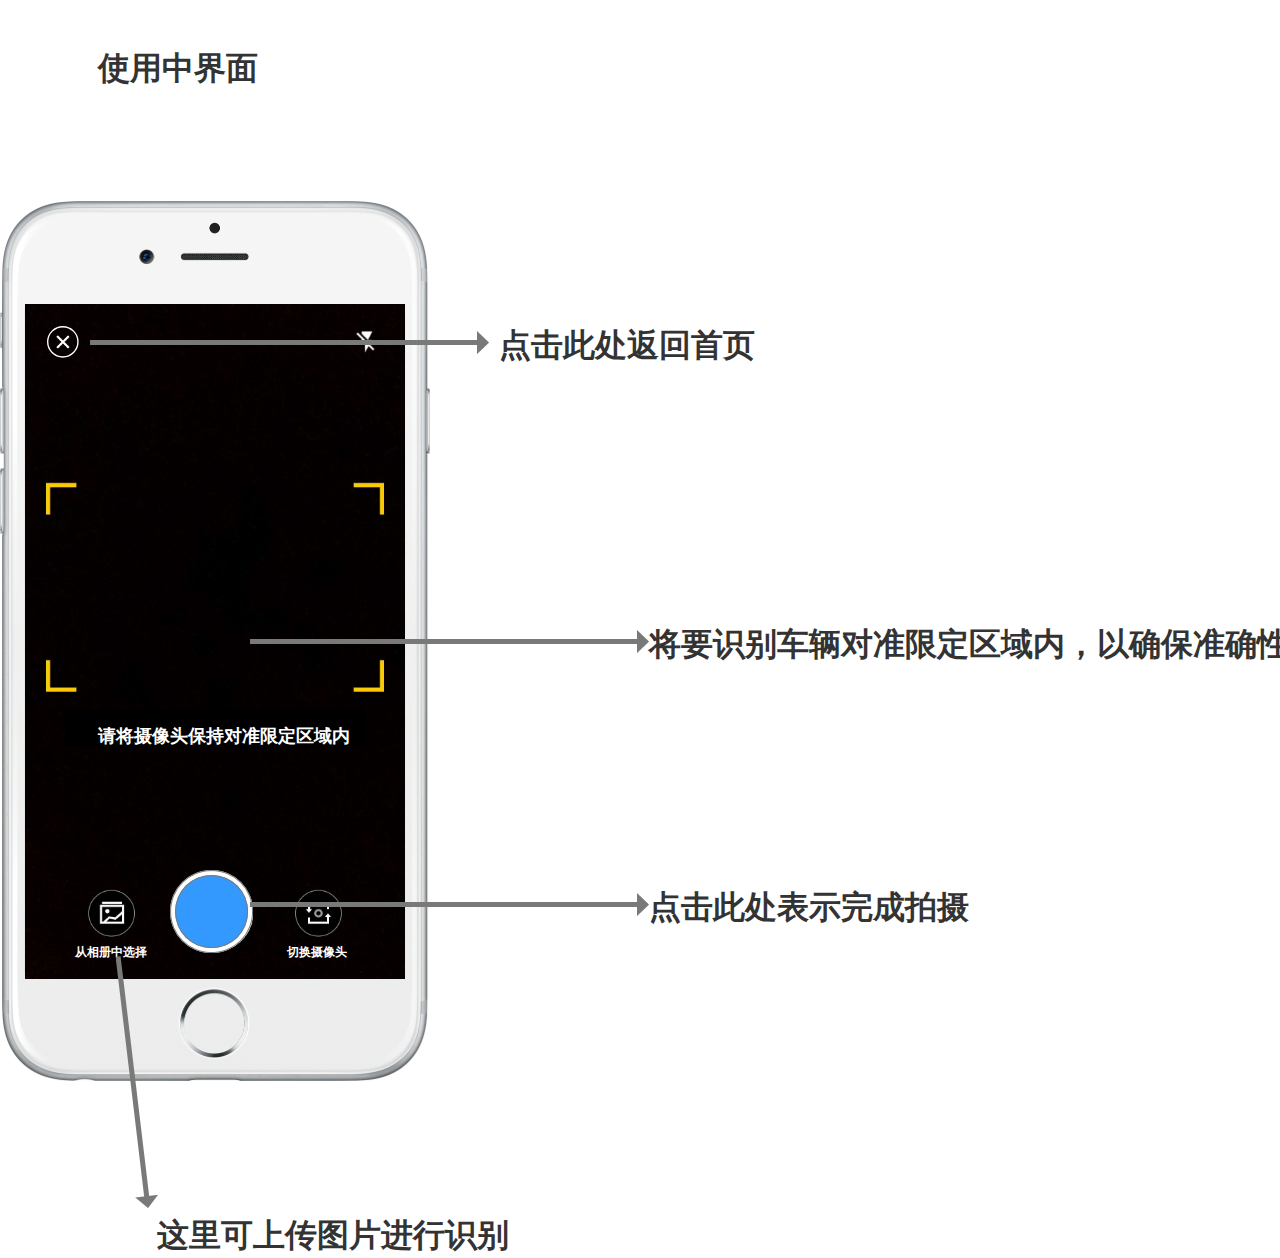
<file: page2.html>
﻿<!DOCTYPE html>
<html>
  <head>
    <title>page2</title>
    <meta http-equiv="X-UA-Compatible" content="IE=edge"/>
    <meta http-equiv="content-type" content="text/html; charset=utf-8"/>
    <meta name="apple-mobile-web-app-capable" content="yes"/>
    <link href="resources/css/jquery-ui-themes.css" type="text/css" rel="stylesheet"/>
    <link href="resources/css/axure_rp_page.css" type="text/css" rel="stylesheet"/>
    <link href="data/styles.css" type="text/css" rel="stylesheet"/>
    <link href="files/page2/styles.css" type="text/css" rel="stylesheet"/>
    <script src="resources/scripts/jquery-1.7.1.min.js"></script>
    <script src="resources/scripts/jquery-ui-1.8.10.custom.min.js"></script>
    <script src="resources/scripts/prototypePre.js"></script>
    <script src="data/document.js"></script>
    <script src="resources/scripts/prototypePost.js"></script>
    <script src="files/page2/data.js"></script>
    <script type="text/javascript">
      $axure.utils.getTransparentGifPath = function() { return 'resources/images/transparent.gif'; };
      $axure.utils.getOtherPath = function() { return 'resources/Other.html'; };
      $axure.utils.getReloadPath = function() { return 'resources/reload.html'; };
    </script>
  </head>
  <body>
    <div id="base" class="">

      <!-- Unnamed (图片) -->
      <div id="u38" class="ax_default _图片1">
        <img id="u38_img" class="img " src="images/page1/u0.png"/>
      </div>

      <!-- Unnamed (图片) -->
      <div id="u39" class="ax_default _图片">
        <img id="u39_img" class="img " src="images/page2/u39.jpg"/>
      </div>

      <!-- Unnamed (椭圆形) -->
      <div id="u40" class="ax_default ellipse">
        <img id="u40_img" class="img " src="images/page2/u40.png"/>
      </div>

      <!-- Unnamed (矩形) -->
      <div id="u41" class="ax_default box_2">
        <div id="u41_div" class=""></div>
      </div>

      <!-- Unnamed (矩形) -->
      <div id="u42" class="ax_default _三级标题">
        <div id="u42_div" class=""></div>
        <div id="u42_text" class="text ">
          <p><span>请将摄像头保持对准限定区域内</span></p>
        </div>
      </div>

      <!-- Unnamed (矩形) -->
      <div id="u43" class="ax_default _三级标题">
        <div id="u43_div" class=""></div>
        <div id="u43_text" class="text ">
          <p><span>从相册中选择</span></p>
        </div>
      </div>

      <!-- Unnamed (矩形) -->
      <div id="u44" class="ax_default _三级标题">
        <div id="u44_div" class=""></div>
        <div id="u44_text" class="text ">
          <p><span>切换摄像头</span></p>
        </div>
      </div>

      <!-- Unnamed (矩形) -->
      <div id="u45" class="ax_default _一级标题">
        <div id="u45_div" class=""></div>
        <div id="u45_text" class="text ">
          <p><span>使用中界面</span></p>
        </div>
      </div>

      <!-- Unnamed (水平线) -->
      <div id="u46" class="ax_default arrow">
        <img id="u46_img" class="img " src="images/page2/u46.png"/>
      </div>

      <!-- Unnamed (矩形) -->
      <div id="u47" class="ax_default _一级标题">
        <div id="u47_div" class=""></div>
        <div id="u47_text" class="text ">
          <p><span>点击此处表示完成拍摄</span></p>
        </div>
      </div>

      <!-- Unnamed (椭圆形) -->
      <div id="u48" class="ax_default ellipse">
        <img id="u48_img" class="img " src="images/page2/u48.png"/>
      </div>

      <!-- Unnamed (SVG) -->
      <div id="u49" class="ax_default _图片">
        <img id="u49_img" class="img " src="images/page2/u49.svg"/>
      </div>

      <!-- Unnamed (水平线) -->
      <div id="u50" class="ax_default arrow">
        <img id="u50_img" class="img " src="images/page2/u46.png"/>
      </div>

      <!-- Unnamed (水平线) -->
      <div id="u51" class="ax_default arrow">
        <img id="u51_img" class="img " src="images/page2/u46.png"/>
      </div>

      <!-- Unnamed (矩形) -->
      <div id="u52" class="ax_default _一级标题">
        <div id="u52_div" class=""></div>
        <div id="u52_text" class="text ">
          <p><span>点击此处返回首页</span></p>
        </div>
      </div>

      <!-- Unnamed (矩形) -->
      <div id="u53" class="ax_default _一级标题">
        <div id="u53_div" class=""></div>
        <div id="u53_text" class="text ">
          <p><span>将要识别车辆对准限定区域内，以确保准确性</span></p>
        </div>
      </div>

      <!-- Unnamed (形状) -->
      <div id="u54" class="ax_default arrow">
        <img id="u54_img" class="img " src="images/page2/u54.png"/>
      </div>

      <!-- Unnamed (矩形) -->
      <div id="u55" class="ax_default _一级标题">
        <div id="u55_div" class=""></div>
        <div id="u55_text" class="text ">
          <p><span>这里可上传图片进行识别</span></p>
        </div>
      </div>
    </div>
  </body>
</html>
</file>
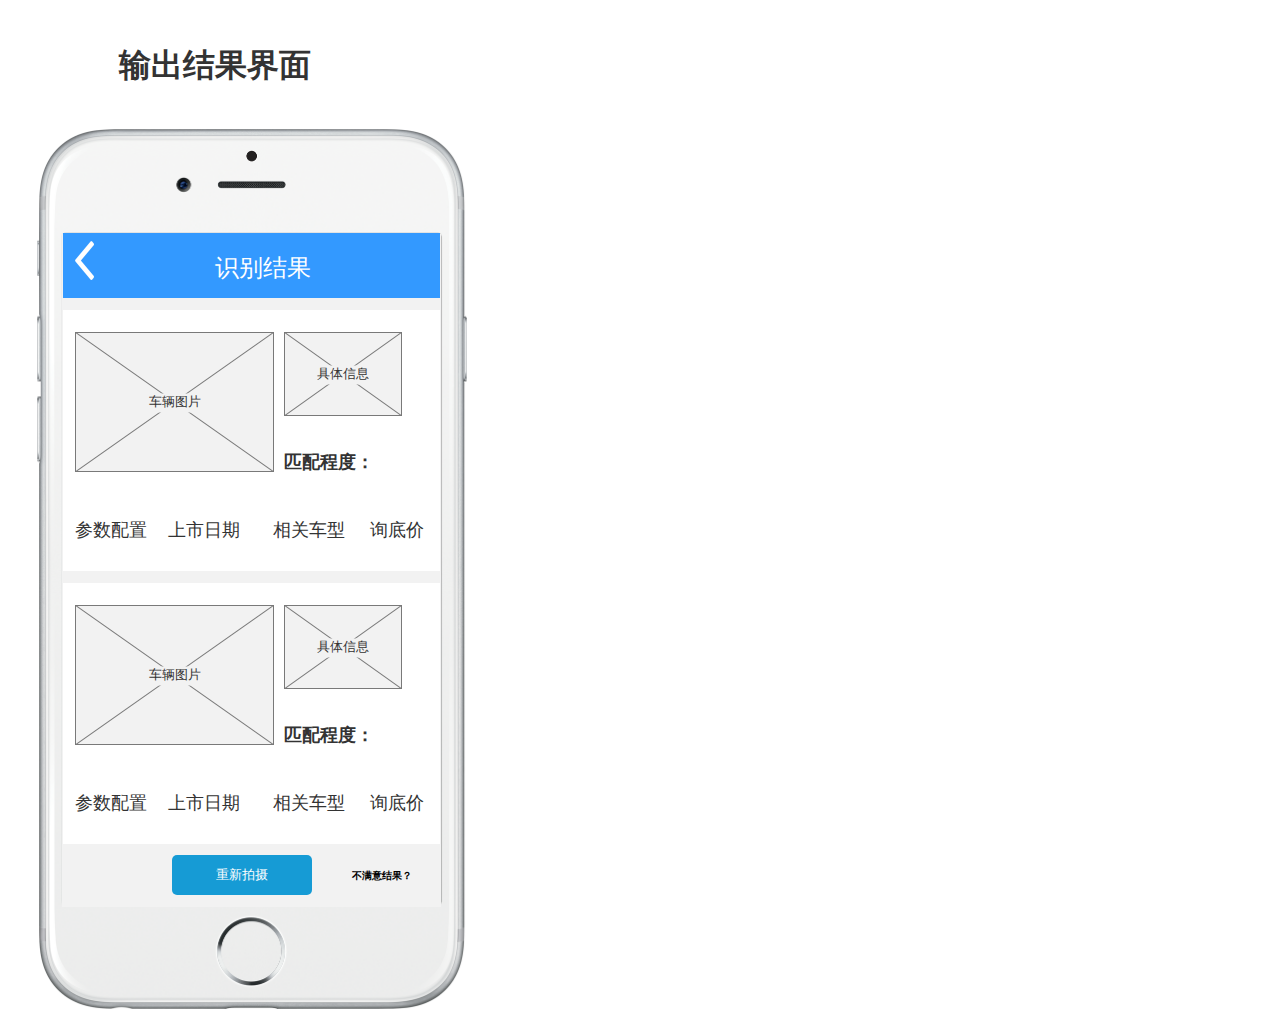
<file: page3.html>
﻿<!DOCTYPE html>
<html>
  <head>
    <title>page3</title>
    <meta http-equiv="X-UA-Compatible" content="IE=edge"/>
    <meta http-equiv="content-type" content="text/html; charset=utf-8"/>
    <meta name="apple-mobile-web-app-capable" content="yes"/>
    <link href="resources/css/jquery-ui-themes.css" type="text/css" rel="stylesheet"/>
    <link href="resources/css/axure_rp_page.css" type="text/css" rel="stylesheet"/>
    <link href="data/styles.css" type="text/css" rel="stylesheet"/>
    <link href="files/page3/styles.css" type="text/css" rel="stylesheet"/>
    <script src="resources/scripts/jquery-1.7.1.min.js"></script>
    <script src="resources/scripts/jquery-ui-1.8.10.custom.min.js"></script>
    <script src="resources/scripts/prototypePre.js"></script>
    <script src="data/document.js"></script>
    <script src="resources/scripts/prototypePost.js"></script>
    <script src="files/page3/data.js"></script>
    <script type="text/javascript">
      $axure.utils.getTransparentGifPath = function() { return 'resources/images/transparent.gif'; };
      $axure.utils.getOtherPath = function() { return 'resources/Other.html'; };
      $axure.utils.getReloadPath = function() { return 'resources/reload.html'; };
    </script>
  </head>
  <body>
    <div id="base" class="">

      <!-- Unnamed (矩形) -->
      <div id="u56" class="ax_default _一级标题">
        <div id="u56_div" class=""></div>
        <div id="u56_text" class="text ">
          <p><span>输出结果界面</span></p>
        </div>
      </div>

      <!-- Unnamed (图片) -->
      <div id="u57" class="ax_default _图片1">
        <img id="u57_img" class="img " src="images/page1/u0.png"/>
      </div>

      <!-- Unnamed (矩形) -->
      <div id="u58" class="ax_default box_2">
        <div id="u58_div" class=""></div>
      </div>

      <!-- Unnamed (动态面板) -->
      <div id="u59" class="ax_default">
        <div id="u59_state0" class="panel_state" data-label="State1" style="">
          <div id="u59_state0_content" class="panel_state_content">

            <!-- Unnamed (矩形) -->
            <div id="u60" class="ax_default box_1">
              <img id="u60_img" class="img " src="images/page3/u60.png"/>
            </div>

            <!-- Unnamed (矩形) -->
            <div id="u61" class="ax_default _二级标题">
              <div id="u61_div" class=""></div>
              <div id="u61_text" class="text ">
                <p><span>识别结果</span></p>
              </div>
            </div>

            <!-- Unnamed (形状) -->
            <div id="u62" class="ax_default icon">
              <img id="u62_img" class="img " src="images/page3/u62.png"/>
            </div>

            <!-- Unnamed (矩形) -->
            <div id="u63" class="ax_default box_1">
              <img id="u63_img" class="img " src="images/page3/u63.png"/>
            </div>

            <!-- Unnamed (占位符) -->
            <div id="u64" class="ax_default placeholder">
              <img id="u64_img" class="img " src="images/page3/u64.png"/>
              <div id="u64_text" class="text ">
                <p><span>车辆图片</span></p>
              </div>
            </div>

            <!-- Unnamed (占位符) -->
            <div id="u65" class="ax_default placeholder">
              <img id="u65_img" class="img " src="images/page3/u65.png"/>
              <div id="u65_text" class="text ">
                <p><span>具体信息</span></p>
              </div>
            </div>

            <!-- Unnamed (矩形) -->
            <div id="u66" class="ax_default _三级标题">
              <div id="u66_div" class=""></div>
              <div id="u66_text" class="text ">
                <p><span>匹配程度：</span></p>
              </div>
            </div>

            <!-- Unnamed (矩形) -->
            <div id="u67" class="ax_default _三级标题">
              <div id="u67_div" class=""></div>
              <div id="u67_text" class="text ">
                <p><span>参数配置</span></p>
              </div>
            </div>

            <!-- Unnamed (矩形) -->
            <div id="u68" class="ax_default _三级标题">
              <div id="u68_div" class=""></div>
              <div id="u68_text" class="text ">
                <p><span>上市日期</span></p>
              </div>
            </div>

            <!-- Unnamed (矩形) -->
            <div id="u69" class="ax_default _三级标题">
              <div id="u69_div" class=""></div>
              <div id="u69_text" class="text ">
                <p><span>相关车型</span></p>
              </div>
            </div>

            <!-- Unnamed (矩形) -->
            <div id="u70" class="ax_default _三级标题">
              <div id="u70_div" class=""></div>
              <div id="u70_text" class="text ">
                <p><span>询底价</span></p>
              </div>
            </div>

            <!-- Unnamed (矩形) -->
            <div id="u71" class="ax_default box_1">
              <img id="u71_img" class="img " src="images/page3/u63.png"/>
            </div>

            <!-- Unnamed (占位符) -->
            <div id="u72" class="ax_default placeholder">
              <img id="u72_img" class="img " src="images/page3/u64.png"/>
              <div id="u72_text" class="text ">
                <p><span>车辆图片</span></p>
              </div>
            </div>

            <!-- Unnamed (占位符) -->
            <div id="u73" class="ax_default placeholder">
              <img id="u73_img" class="img " src="images/page3/u65.png"/>
              <div id="u73_text" class="text ">
                <p><span>具体信息</span></p>
              </div>
            </div>

            <!-- Unnamed (矩形) -->
            <div id="u74" class="ax_default _三级标题">
              <div id="u74_div" class=""></div>
              <div id="u74_text" class="text ">
                <p><span>匹配程度：</span></p>
              </div>
            </div>

            <!-- Unnamed (矩形) -->
            <div id="u75" class="ax_default _三级标题">
              <div id="u75_div" class=""></div>
              <div id="u75_text" class="text ">
                <p><span>参数配置</span></p>
              </div>
            </div>

            <!-- Unnamed (矩形) -->
            <div id="u76" class="ax_default _三级标题">
              <div id="u76_div" class=""></div>
              <div id="u76_text" class="text ">
                <p><span>上市日期</span></p>
              </div>
            </div>

            <!-- Unnamed (矩形) -->
            <div id="u77" class="ax_default _三级标题">
              <div id="u77_div" class=""></div>
              <div id="u77_text" class="text ">
                <p><span>相关车型</span></p>
              </div>
            </div>

            <!-- Unnamed (矩形) -->
            <div id="u78" class="ax_default _三级标题">
              <div id="u78_div" class=""></div>
              <div id="u78_text" class="text ">
                <p><span>询底价</span></p>
              </div>
            </div>

            <!-- Unnamed (矩形) -->
            <div id="u79" class="ax_default primary_button">
              <div id="u79_div" class=""></div>
              <div id="u79_text" class="text ">
                <p><span>重新拍摄</span></p>
              </div>
            </div>

            <!-- Unnamed (矩形) -->
            <div id="u80" class="ax_default _一级标题">
              <div id="u80_div" class=""></div>
              <div id="u80_text" class="text ">
                <p><span>不满意结果？</span></p>
              </div>
            </div>
          </div>
        </div>
      </div>
    </div>
  </body>
</html>
</file>
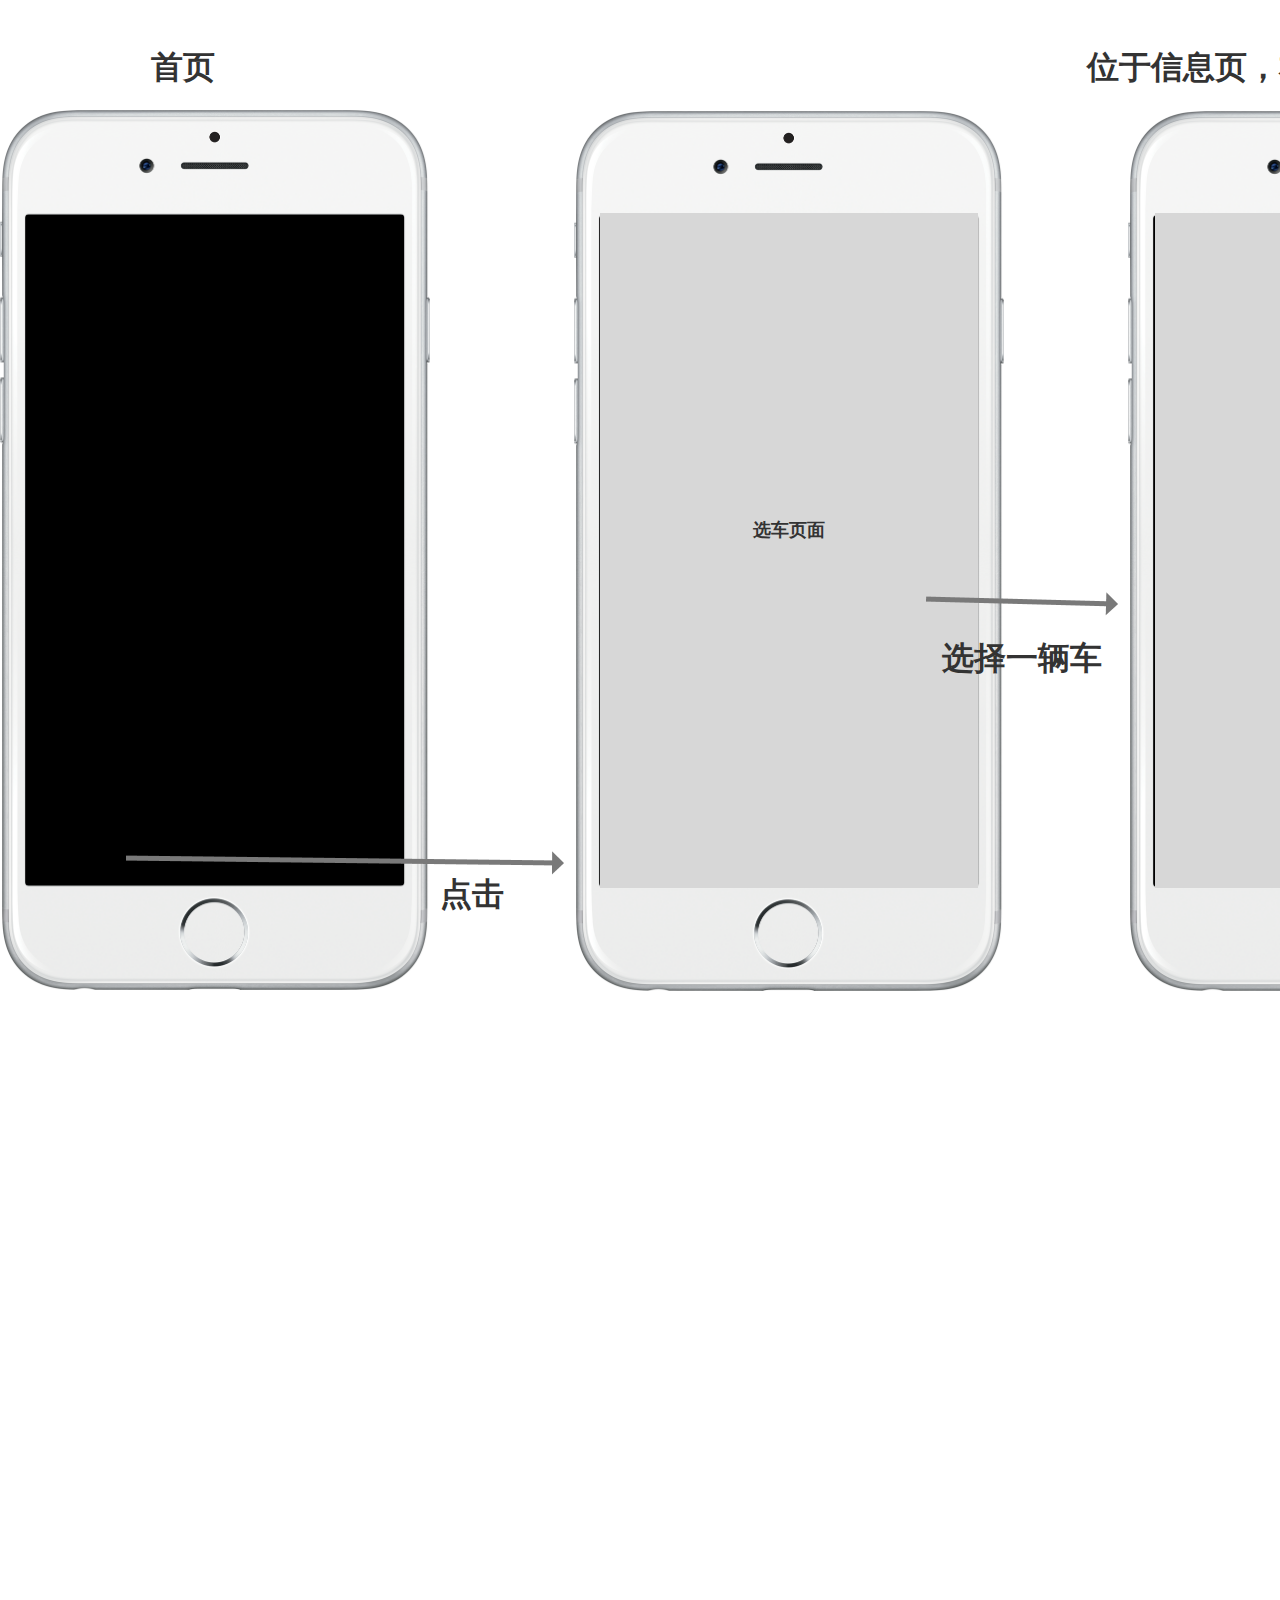
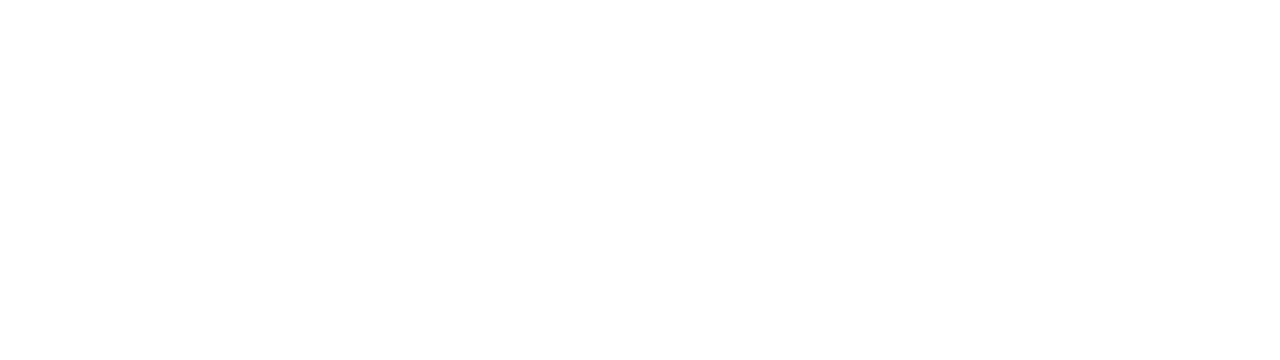
<file: images/new_page_1.html>
﻿<!DOCTYPE html>
<html>
  <head>
    <title>New Page 1</title>
    <meta http-equiv="X-UA-Compatible" content="IE=edge"/>
    <meta http-equiv="content-type" content="text/html; charset=utf-8"/>
    <meta name="apple-mobile-web-app-capable" content="yes"/>
    <link href="resources/css/jquery-ui-themes.css" type="text/css" rel="stylesheet"/>
    <link href="resources/css/axure_rp_page.css" type="text/css" rel="stylesheet"/>
    <link href="data/styles.css" type="text/css" rel="stylesheet"/>
    <link href="files/new_page_1/styles.css" type="text/css" rel="stylesheet"/>
    <script src="resources/scripts/jquery-1.7.1.min.js"></script>
    <script src="resources/scripts/jquery-ui-1.8.10.custom.min.js"></script>
    <script src="resources/scripts/prototypePre.js"></script>
    <script src="data/document.js"></script>
    <script src="resources/scripts/prototypePost.js"></script>
    <script src="files/new_page_1/data.js"></script>
    <script type="text/javascript">
      $axure.utils.getTransparentGifPath = function() { return 'resources/images/transparent.gif'; };
      $axure.utils.getOtherPath = function() { return 'resources/Other.html'; };
      $axure.utils.getReloadPath = function() { return 'resources/reload.html'; };
    </script>
  </head>
  <body>
    <div id="base" class="">

      <!-- Unnamed (图片) -->
      <div id="u49" class="ax_default _图片1">
        <img id="u49_img" class="img " src="images/page1/u0.png"/>
      </div>

      <!-- Unnamed (矩形) -->
      <div id="u50" class="ax_default _一级标题">
        <div id="u50_div" class=""></div>
        <div id="u50_text" class="text ">
          <p><span>首页</span></p>
        </div>
      </div>

      <!-- Unnamed (形状) -->
      <div id="u51" class="ax_default arrow">
        <img id="u51_img" class="img " src="images/new_page_1/u51.png"/>
      </div>

      <!-- Unnamed (矩形) -->
      <div id="u52" class="ax_default _一级标题">
        <div id="u52_div" class=""></div>
        <div id="u52_text" class="text ">
          <p><span>点击</span></p>
        </div>
      </div>

      <!-- Unnamed (图片) -->
      <div id="u53" class="ax_default _图片1">
        <img id="u53_img" class="img " src="images/page1/u0.png"/>
      </div>

      <!-- Unnamed (矩形) -->
      <div id="u54" class="ax_default box_3">
        <div id="u54_div" class=""></div>
      </div>

      <!-- Unnamed (矩形) -->
      <div id="u55" class="ax_default _三级标题">
        <div id="u55_div" class=""></div>
        <div id="u55_text" class="text ">
          <p><span>选车页面</span></p>
        </div>
      </div>

      <!-- Unnamed (图片) -->
      <div id="u56" class="ax_default _图片1">
        <img id="u56_img" class="img " src="images/page1/u0.png"/>
      </div>

      <!-- Unnamed (形状) -->
      <div id="u57" class="ax_default arrow">
        <img id="u57_img" class="img " src="images/new_page_1/u57.png"/>
      </div>

      <!-- Unnamed (矩形) -->
      <div id="u58" class="ax_default _一级标题">
        <div id="u58_div" class=""></div>
        <div id="u58_text" class="text ">
          <p><span>选择一辆车</span></p>
        </div>
      </div>

      <!-- Unnamed (矩形) -->
      <div id="u59" class="ax_default box_3">
        <div id="u59_div" class=""></div>
      </div>

      <!-- Unnamed (矩形) -->
      <div id="u60" class="ax_default _三级标题">
        <div id="u60_div" class=""></div>
        <div id="u60_text" class="text ">
          <p><span>车辆信息页</span></p>
        </div>
      </div>

      <!-- Unnamed (椭圆形) -->
      <div id="u61" class="ax_default ellipse">
        <img id="u61_img" class="img " src="images/new_page_1/u61.png"/>
        <div id="u61_text" class="text ">
          <p><span>icon</span></p>
        </div>
      </div>

      <!-- Unnamed (矩形) -->
      <div id="u62" class="ax_default _三级标题">
        <div id="u62_div" class=""></div>
        <div id="u62_text" class="text ">
          <p><span>到店看看</span></p>
        </div>
      </div>

      <!-- Unnamed (形状) -->
      <div id="u63" class="ax_default arrow">
        <img id="u63_img" class="img " src="images/new_page_1/u57.png"/>
      </div>

      <!-- Unnamed (矩形) -->
      <div id="u64" class="ax_default _一级标题">
        <div id="u64_div" class=""></div>
        <div id="u64_text" class="text ">
          <p><span>点击</span></p>
        </div>
      </div>

      <!-- Unnamed (矩形) -->
      <div id="u65" class="ax_default _一级标题">
        <div id="u65_div" class=""></div>
        <div id="u65_text" class="text ">
          <p><span>位于信息页，右下角，用一个icon替代</span></p>
        </div>
      </div>

      <!-- Unnamed (矩形) -->
      <div id="u66" class="ax_default box_3">
        <div id="u66_div" class=""></div>
      </div>

      <!-- Unnamed (矩形) -->
      <div id="u67" class="ax_default _三级标题">
        <div id="u67_div" class=""></div>
        <div id="u67_text" class="text ">
          <p><span>弹出</span></p>
        </div>
      </div>

      <!-- Unnamed (矩形) -->
      <div id="u68" class="ax_default _一级标题">
        <div id="u68_div" class=""></div>
        <div id="u68_text" class="text ">
          <p><span>地理位置授权</span></p>
        </div>
      </div>

      <!-- Unnamed (矩形) -->
      <div id="u69" class="ax_default _二级标题">
        <div id="u69_div" class=""></div>
        <div id="u69_text" class="text ">
          <p><span>允许懂车帝访问你的当前位置</span></p>
        </div>
      </div>

      <!-- Unnamed (矩形) -->
      <div id="u70" class="ax_default _三级标题">
        <div id="u70_div" class=""></div>
        <div id="u70_text" class="text ">
          <p><span>去设置</span></p>
        </div>
      </div>

      <!-- Unnamed (矩形) -->
      <div id="u71" class="ax_default _三级标题">
        <div id="u71_div" class=""></div>
        <div id="u71_text" class="text ">
          <p><span>是</span></p>
        </div>
      </div>

      <!-- Unnamed (矩形) -->
      <div id="u72" class="ax_default _三级标题">
        <div id="u72_div" class=""></div>
        <div id="u72_text" class="text ">
          <p><span>否</span></p>
        </div>
      </div>

      <!-- Unnamed (矩形) -->
      <div id="u73" class="ax_default _一级标题">
        <div id="u73_div" class=""></div>
        <div id="u73_text" class="text ">
          <p><span>点击</span></p>
        </div>
      </div>

      <!-- Unnamed (形状) -->
      <div id="u74" class="ax_default arrow">
        <img id="u74_img" class="img " src="images/new_page_1/u74.png"/>
      </div>

      <!-- Unnamed (图片) -->
      <div id="u75" class="ax_default _图片1">
        <img id="u75_img" class="img " src="images/page1/u0.png"/>
      </div>

      <!-- Unnamed (图片) -->
      <div id="u76" class="ax_default _图片">
        <img id="u76_img" class="img " src="images/new_page_1/u76.jpg"/>
      </div>

      <!-- Unnamed (矩形) -->
      <div id="u77" class="ax_default box_1">
        <img id="u77_img" class="img " src="images/new_page_1/u77.png"/>
      </div>

      <!-- Unnamed (矩形) -->
      <div id="u78" class="ax_default _三级标题">
        <div id="u78_div" class=""></div>
        <div id="u78_text" class="text ">
          <p><span>你的当前位置</span></p>
        </div>
      </div>

      <!-- Unnamed (形状) -->
      <div id="u79" class="ax_default icon">
        <img id="u79_img" class="img " src="images/page3/u30.png"/>
      </div>

      <!-- Unnamed (矩形) -->
      <div id="u80" class="ax_default box_1">
        <img id="u80_img" class="img " src="images/new_page_1/u80.png"/>
      </div>

      <!-- Unnamed (矩形) -->
      <div id="u81" class="ax_default _三级标题">
        <div id="u81_div" class=""></div>
        <div id="u81_text" class="text ">
          <p><span>你</span></p><p><span>附</span></p><p><span>近</span></p><p><span>的</span></p><p><span>4</span></p><p><span>S</span></p><p><span>店</span></p>
        </div>
      </div>

      <!-- Unnamed (矩形) -->
      <div id="u82" class="ax_default box_1">
        <div id="u82_div" class=""></div>
        <div id="u82_text" class="text ">
          <p><span>店面信息</span></p>
        </div>
      </div>
    </div>
  </body>
</html>
</file>
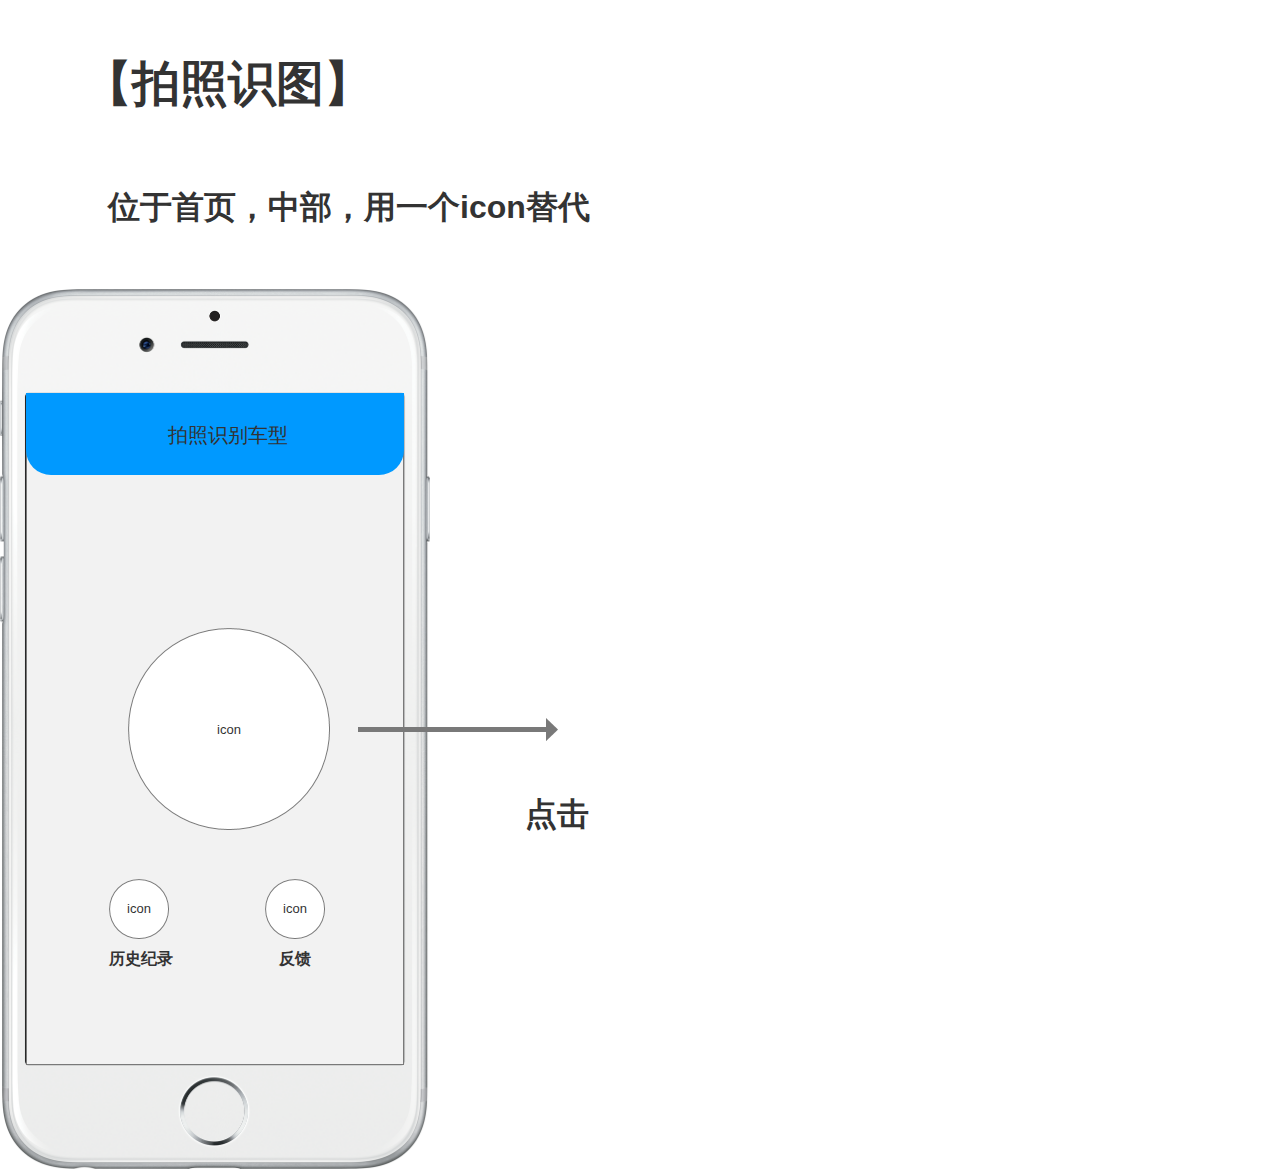
<file: images/page1.html>
﻿<!DOCTYPE html>
<html>
  <head>
    <title>page1</title>
    <meta http-equiv="X-UA-Compatible" content="IE=edge"/>
    <meta http-equiv="content-type" content="text/html; charset=utf-8"/>
    <meta name="apple-mobile-web-app-capable" content="yes"/>
    <link href="resources/css/jquery-ui-themes.css" type="text/css" rel="stylesheet"/>
    <link href="resources/css/axure_rp_page.css" type="text/css" rel="stylesheet"/>
    <link href="data/styles.css" type="text/css" rel="stylesheet"/>
    <link href="files/page1/styles.css" type="text/css" rel="stylesheet"/>
    <script src="resources/scripts/jquery-1.7.1.min.js"></script>
    <script src="resources/scripts/jquery-ui-1.8.10.custom.min.js"></script>
    <script src="resources/scripts/prototypePre.js"></script>
    <script src="data/document.js"></script>
    <script src="resources/scripts/prototypePost.js"></script>
    <script src="files/page1/data.js"></script>
    <script type="text/javascript">
      $axure.utils.getTransparentGifPath = function() { return 'resources/images/transparent.gif'; };
      $axure.utils.getOtherPath = function() { return 'resources/Other.html'; };
      $axure.utils.getReloadPath = function() { return 'resources/reload.html'; };
    </script>
  </head>
  <body>
    <div id="base" class="">

      <!-- Unnamed (图片) -->
      <div id="u0" class="ax_default _图片1">
        <img id="u0_img" class="img " src="images/page1/u0.png"/>
      </div>

      <!-- Unnamed (矩形) -->
      <div id="u1" class="ax_default box_1">
        <div id="u1_div" class=""></div>
      </div>

      <!-- Unnamed (椭圆形) -->
      <div id="u2" class="ax_default ellipse">
        <img id="u2_img" class="img " src="images/page1/u2.png"/>
        <div id="u2_text" class="text ">
          <p><span>icon</span></p>
        </div>
      </div>

      <!-- Unnamed (水平线) -->
      <div id="u3" class="ax_default arrow">
        <img id="u3_img" class="img " src="images/page1/u3.png"/>
      </div>

      <!-- Unnamed (矩形) -->
      <div id="u4" class="ax_default _一级标题">
        <div id="u4_div" class=""></div>
        <div id="u4_text" class="text ">
          <p><span>点击</span></p>
        </div>
      </div>

      <!-- Unnamed (矩形) -->
      <div id="u5" class="ax_default _一级标题">
        <div id="u5_div" class=""></div>
        <div id="u5_text" class="text ">
          <p><span>【拍照识图】</span></p>
        </div>
      </div>

      <!-- Unnamed (矩形) -->
      <div id="u6" class="ax_default _一级标题">
        <div id="u6_div" class=""></div>
        <div id="u6_text" class="text ">
          <p><span>位于首页，中部，用一个icon替代</span></p>
        </div>
      </div>

      <!-- Unnamed (矩形) -->
      <div id="u7" class="ax_default box_2">
        <div id="u7_div" class=""></div>
      </div>

      <!-- Unnamed (矩形) -->
      <div id="u8" class="ax_default _一级标题">
        <div id="u8_div" class=""></div>
        <div id="u8_text" class="text ">
          <p><span>拍照识别车型</span></p>
        </div>
      </div>

      <!-- Unnamed (矩形) -->
      <div id="u9" class="ax_default box_2">
        <div id="u9_div" class=""></div>
      </div>

      <!-- Unnamed (矩形) -->
      <div id="u10" class="ax_default _二级标题">
        <div id="u10_div" class=""></div>
        <div id="u10_text" class="text ">
          <p><span>历史纪录</span></p>
        </div>
      </div>

      <!-- Unnamed (椭圆形) -->
      <div id="u11" class="ax_default ellipse">
        <img id="u11_img" class="img " src="images/page1/u11.png"/>
        <div id="u11_text" class="text ">
          <p><span>icon</span></p>
        </div>
      </div>

      <!-- Unnamed (矩形) -->
      <div id="u12" class="ax_default _二级标题">
        <div id="u12_div" class=""></div>
        <div id="u12_text" class="text ">
          <p><span>反馈</span></p>
        </div>
      </div>

      <!-- Unnamed (椭圆形) -->
      <div id="u13" class="ax_default ellipse">
        <img id="u13_img" class="img " src="images/page1/u11.png"/>
        <div id="u13_text" class="text ">
          <p><span>icon</span></p>
        </div>
      </div>
    </div>
  </body>
</html>
</file>
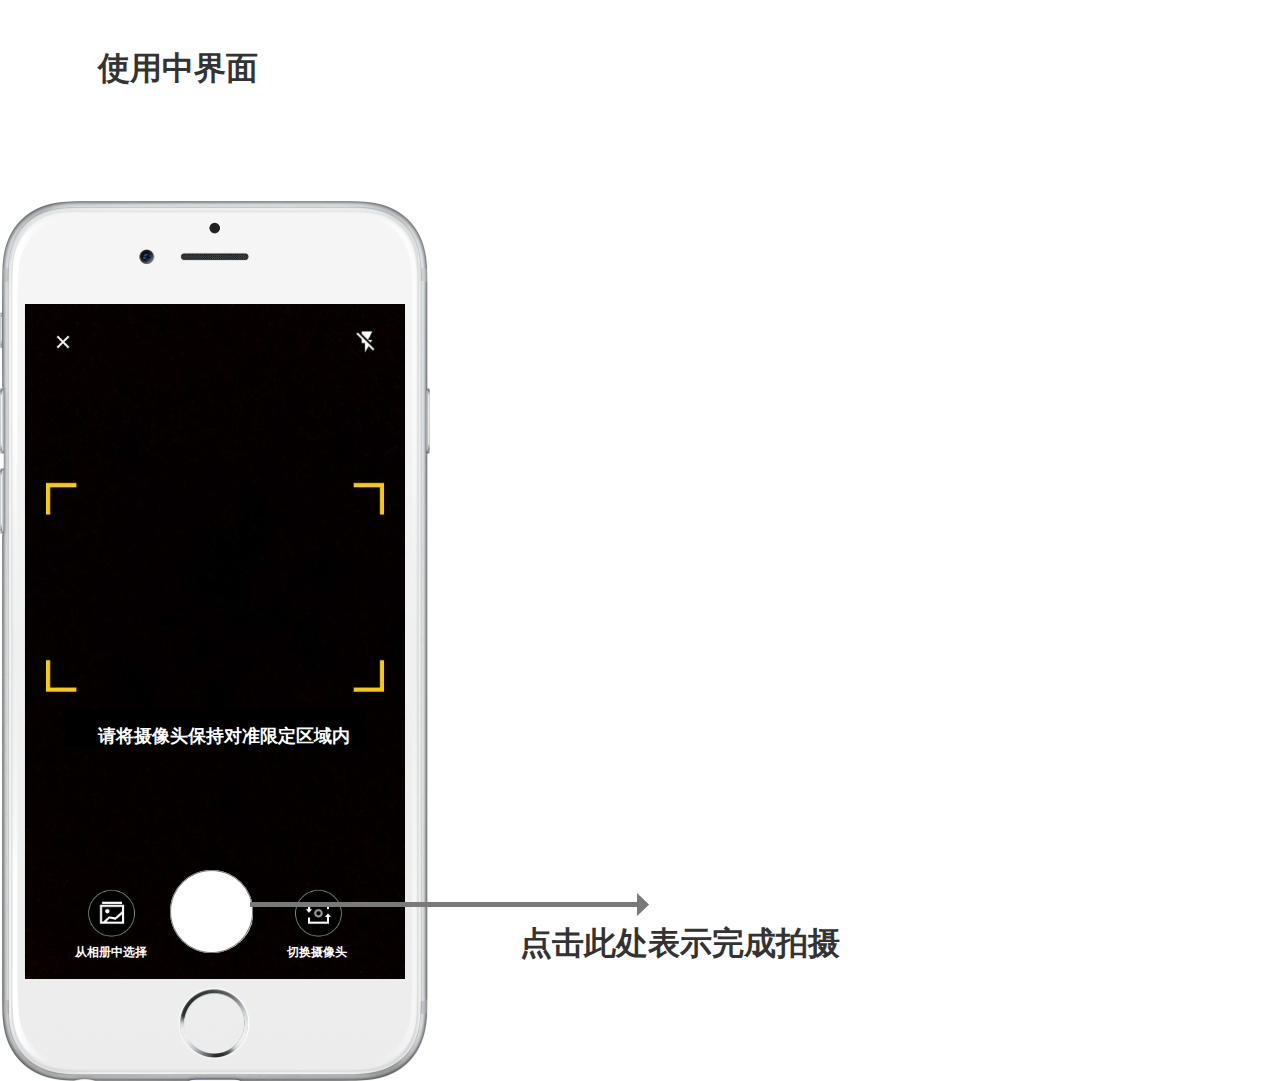
<file: images/page2.html>
﻿<!DOCTYPE html>
<html>
  <head>
    <title>page2</title>
    <meta http-equiv="X-UA-Compatible" content="IE=edge"/>
    <meta http-equiv="content-type" content="text/html; charset=utf-8"/>
    <meta name="apple-mobile-web-app-capable" content="yes"/>
    <link href="resources/css/jquery-ui-themes.css" type="text/css" rel="stylesheet"/>
    <link href="resources/css/axure_rp_page.css" type="text/css" rel="stylesheet"/>
    <link href="data/styles.css" type="text/css" rel="stylesheet"/>
    <link href="files/page2/styles.css" type="text/css" rel="stylesheet"/>
    <script src="resources/scripts/jquery-1.7.1.min.js"></script>
    <script src="resources/scripts/jquery-ui-1.8.10.custom.min.js"></script>
    <script src="resources/scripts/prototypePre.js"></script>
    <script src="data/document.js"></script>
    <script src="resources/scripts/prototypePost.js"></script>
    <script src="files/page2/data.js"></script>
    <script type="text/javascript">
      $axure.utils.getTransparentGifPath = function() { return 'resources/images/transparent.gif'; };
      $axure.utils.getOtherPath = function() { return 'resources/Other.html'; };
      $axure.utils.getReloadPath = function() { return 'resources/reload.html'; };
    </script>
  </head>
  <body>
    <div id="base" class="">

      <!-- Unnamed (图片) -->
      <div id="u14" class="ax_default _图片1">
        <img id="u14_img" class="img " src="images/page1/u0.png"/>
      </div>

      <!-- Unnamed (图片) -->
      <div id="u15" class="ax_default _图片">
        <img id="u15_img" class="img " src="images/page2/u15.jpg"/>
      </div>

      <!-- Unnamed (椭圆形) -->
      <div id="u16" class="ax_default ellipse">
        <img id="u16_img" class="img " src="images/page2/u16.png"/>
      </div>

      <!-- Unnamed (矩形) -->
      <div id="u17" class="ax_default box_2">
        <div id="u17_div" class=""></div>
      </div>

      <!-- Unnamed (矩形) -->
      <div id="u18" class="ax_default _三级标题">
        <div id="u18_div" class=""></div>
        <div id="u18_text" class="text ">
          <p><span>请将摄像头保持对准限定区域内</span></p>
        </div>
      </div>

      <!-- Unnamed (矩形) -->
      <div id="u19" class="ax_default _三级标题">
        <div id="u19_div" class=""></div>
        <div id="u19_text" class="text ">
          <p><span>从相册中选择</span></p>
        </div>
      </div>

      <!-- Unnamed (矩形) -->
      <div id="u20" class="ax_default _三级标题">
        <div id="u20_div" class=""></div>
        <div id="u20_text" class="text ">
          <p><span>切换摄像头</span></p>
        </div>
      </div>

      <!-- Unnamed (矩形) -->
      <div id="u21" class="ax_default _一级标题">
        <div id="u21_div" class=""></div>
        <div id="u21_text" class="text ">
          <p><span>使用中界面</span></p>
        </div>
      </div>

      <!-- Unnamed (水平线) -->
      <div id="u22" class="ax_default arrow">
        <img id="u22_img" class="img " src="images/page2/u22.png"/>
      </div>

      <!-- Unnamed (矩形) -->
      <div id="u23" class="ax_default _一级标题">
        <div id="u23_div" class=""></div>
        <div id="u23_text" class="text ">
          <p><span>点击此处表示完成拍摄</span></p>
        </div>
      </div>
    </div>
  </body>
</html>
</file>
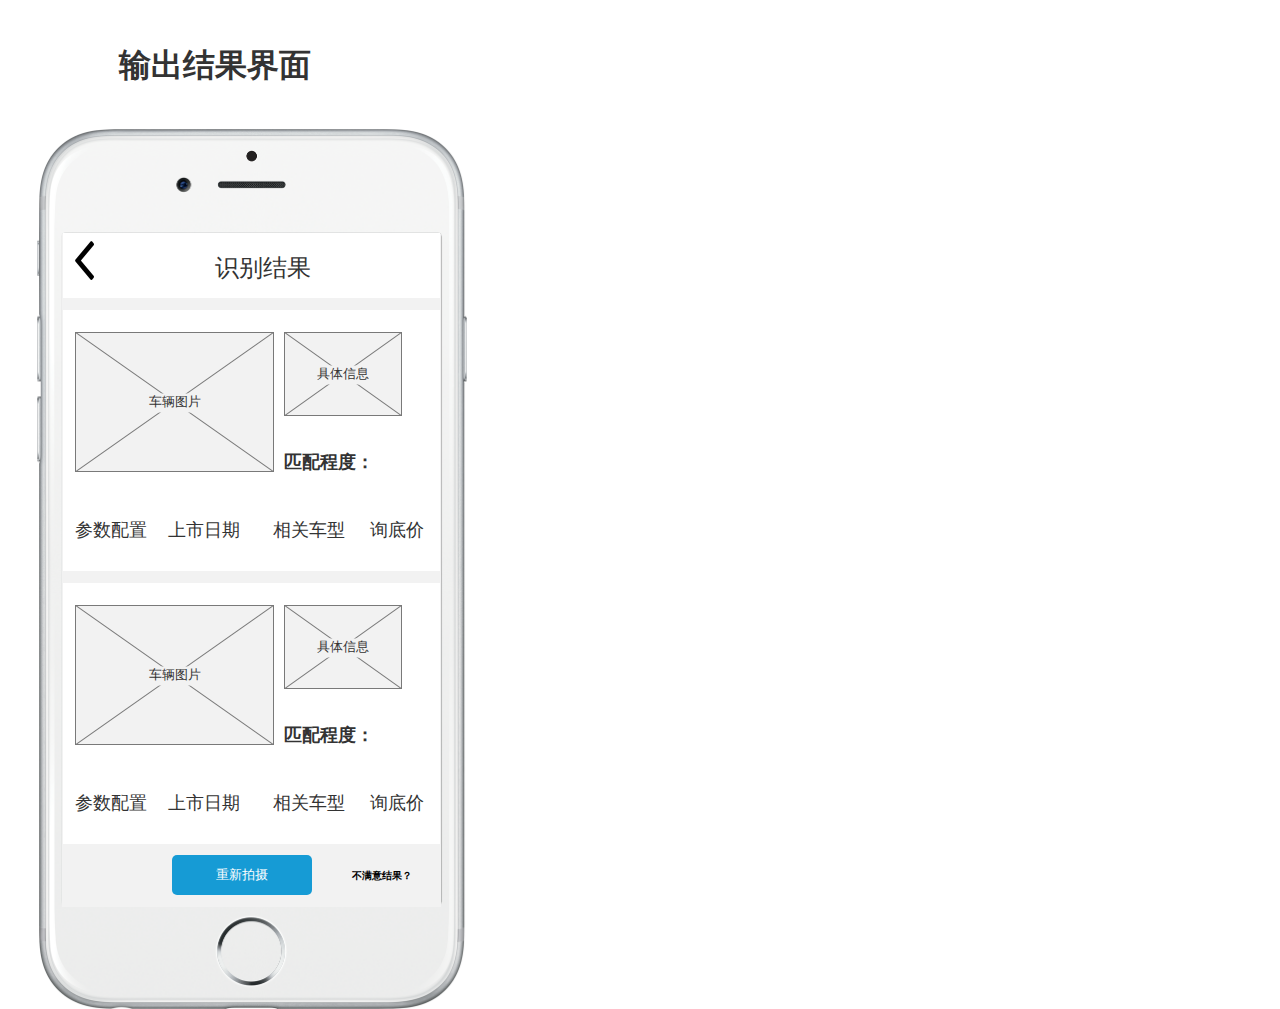
<file: images/page3.html>
﻿<!DOCTYPE html>
<html>
  <head>
    <title>page3</title>
    <meta http-equiv="X-UA-Compatible" content="IE=edge"/>
    <meta http-equiv="content-type" content="text/html; charset=utf-8"/>
    <meta name="apple-mobile-web-app-capable" content="yes"/>
    <link href="resources/css/jquery-ui-themes.css" type="text/css" rel="stylesheet"/>
    <link href="resources/css/axure_rp_page.css" type="text/css" rel="stylesheet"/>
    <link href="data/styles.css" type="text/css" rel="stylesheet"/>
    <link href="files/page3/styles.css" type="text/css" rel="stylesheet"/>
    <script src="resources/scripts/jquery-1.7.1.min.js"></script>
    <script src="resources/scripts/jquery-ui-1.8.10.custom.min.js"></script>
    <script src="resources/scripts/prototypePre.js"></script>
    <script src="data/document.js"></script>
    <script src="resources/scripts/prototypePost.js"></script>
    <script src="files/page3/data.js"></script>
    <script type="text/javascript">
      $axure.utils.getTransparentGifPath = function() { return 'resources/images/transparent.gif'; };
      $axure.utils.getOtherPath = function() { return 'resources/Other.html'; };
      $axure.utils.getReloadPath = function() { return 'resources/reload.html'; };
    </script>
  </head>
  <body>
    <div id="base" class="">

      <!-- Unnamed (矩形) -->
      <div id="u24" class="ax_default _一级标题">
        <div id="u24_div" class=""></div>
        <div id="u24_text" class="text ">
          <p><span>输出结果界面</span></p>
        </div>
      </div>

      <!-- Unnamed (图片) -->
      <div id="u25" class="ax_default _图片1">
        <img id="u25_img" class="img " src="images/page1/u0.png"/>
      </div>

      <!-- Unnamed (矩形) -->
      <div id="u26" class="ax_default box_2">
        <div id="u26_div" class=""></div>
      </div>

      <!-- Unnamed (动态面板) -->
      <div id="u27" class="ax_default">
        <div id="u27_state0" class="panel_state" data-label="State1" style="">
          <div id="u27_state0_content" class="panel_state_content">

            <!-- Unnamed (矩形) -->
            <div id="u28" class="ax_default box_1">
              <img id="u28_img" class="img " src="images/page3/u28.png"/>
            </div>

            <!-- Unnamed (矩形) -->
            <div id="u29" class="ax_default _二级标题">
              <div id="u29_div" class=""></div>
              <div id="u29_text" class="text ">
                <p><span>识别结果</span></p>
              </div>
            </div>

            <!-- Unnamed (形状) -->
            <div id="u30" class="ax_default icon">
              <img id="u30_img" class="img " src="images/page3/u30.png"/>
            </div>

            <!-- Unnamed (矩形) -->
            <div id="u31" class="ax_default box_1">
              <img id="u31_img" class="img " src="images/page3/u31.png"/>
            </div>

            <!-- Unnamed (占位符) -->
            <div id="u32" class="ax_default placeholder">
              <img id="u32_img" class="img " src="images/page3/u32.png"/>
              <div id="u32_text" class="text ">
                <p><span>车辆图片</span></p>
              </div>
            </div>

            <!-- Unnamed (占位符) -->
            <div id="u33" class="ax_default placeholder">
              <img id="u33_img" class="img " src="images/page3/u33.png"/>
              <div id="u33_text" class="text ">
                <p><span>具体信息</span></p>
              </div>
            </div>

            <!-- Unnamed (矩形) -->
            <div id="u34" class="ax_default _三级标题">
              <div id="u34_div" class=""></div>
              <div id="u34_text" class="text ">
                <p><span>匹配程度：</span></p>
              </div>
            </div>

            <!-- Unnamed (矩形) -->
            <div id="u35" class="ax_default _三级标题">
              <div id="u35_div" class=""></div>
              <div id="u35_text" class="text ">
                <p><span>参数配置</span></p>
              </div>
            </div>

            <!-- Unnamed (矩形) -->
            <div id="u36" class="ax_default _三级标题">
              <div id="u36_div" class=""></div>
              <div id="u36_text" class="text ">
                <p><span>上市日期</span></p>
              </div>
            </div>

            <!-- Unnamed (矩形) -->
            <div id="u37" class="ax_default _三级标题">
              <div id="u37_div" class=""></div>
              <div id="u37_text" class="text ">
                <p><span>相关车型</span></p>
              </div>
            </div>

            <!-- Unnamed (矩形) -->
            <div id="u38" class="ax_default _三级标题">
              <div id="u38_div" class=""></div>
              <div id="u38_text" class="text ">
                <p><span>询底价</span></p>
              </div>
            </div>

            <!-- Unnamed (矩形) -->
            <div id="u39" class="ax_default box_1">
              <img id="u39_img" class="img " src="images/page3/u31.png"/>
            </div>

            <!-- Unnamed (占位符) -->
            <div id="u40" class="ax_default placeholder">
              <img id="u40_img" class="img " src="images/page3/u32.png"/>
              <div id="u40_text" class="text ">
                <p><span>车辆图片</span></p>
              </div>
            </div>

            <!-- Unnamed (占位符) -->
            <div id="u41" class="ax_default placeholder">
              <img id="u41_img" class="img " src="images/page3/u33.png"/>
              <div id="u41_text" class="text ">
                <p><span>具体信息</span></p>
              </div>
            </div>

            <!-- Unnamed (矩形) -->
            <div id="u42" class="ax_default _三级标题">
              <div id="u42_div" class=""></div>
              <div id="u42_text" class="text ">
                <p><span>匹配程度：</span></p>
              </div>
            </div>

            <!-- Unnamed (矩形) -->
            <div id="u43" class="ax_default _三级标题">
              <div id="u43_div" class=""></div>
              <div id="u43_text" class="text ">
                <p><span>参数配置</span></p>
              </div>
            </div>

            <!-- Unnamed (矩形) -->
            <div id="u44" class="ax_default _三级标题">
              <div id="u44_div" class=""></div>
              <div id="u44_text" class="text ">
                <p><span>上市日期</span></p>
              </div>
            </div>

            <!-- Unnamed (矩形) -->
            <div id="u45" class="ax_default _三级标题">
              <div id="u45_div" class=""></div>
              <div id="u45_text" class="text ">
                <p><span>相关车型</span></p>
              </div>
            </div>

            <!-- Unnamed (矩形) -->
            <div id="u46" class="ax_default _三级标题">
              <div id="u46_div" class=""></div>
              <div id="u46_text" class="text ">
                <p><span>询底价</span></p>
              </div>
            </div>

            <!-- Unnamed (矩形) -->
            <div id="u47" class="ax_default primary_button">
              <div id="u47_div" class=""></div>
              <div id="u47_text" class="text ">
                <p><span>重新拍摄</span></p>
              </div>
            </div>

            <!-- Unnamed (矩形) -->
            <div id="u48" class="ax_default _一级标题">
              <div id="u48_div" class=""></div>
              <div id="u48_text" class="text ">
                <p><span>不满意结果？</span></p>
              </div>
            </div>
          </div>
        </div>
      </div>
    </div>
  </body>
</html>
</file>
<file: resources/css/default.css>
﻿body {
  font-family : Arial, Helvetica, Sans-Serif;
  background-color: #8f949a;
  overflow:hidden;
}
a {
  cursor: pointer;
}

input[type="radio"], input[type="checkbox"] {
    margin: 0px 9px 0px 0px;
    vertical-align: bottom;
}

input {
    -webkit-box-sizing: border-box;
    -moz-box-sizing: border-box;
    box-sizing: border-box;
}

#maximizePanelContainer {
  font-size: 4px;
  position:absolute;
  left: 0px;
  top: 0px;
  width: 55px;
  height: 20px;
  overflow: visible;
  z-index: 1000;
}
#maximizePanelOver {
    position: absolute;
    left: 0px;
    top: 0px;
    width: 55px;
    height: 20px;
}
.maximizePanel {
    position: absolute;
    left: 0px;
    top: 0px;
    width: 55px;
    height: 20px;
    background: #a2a2a2 url('../images/expand.png') no-repeat center center;
    background: url('../images/expand.svg') no-repeat center center, linear-gradient(rgba(200,200,200,.5),rgba(200,200,200,.5));
    cursor: pointer;
}

#interfaceControlFrameMinimizeContainer {
  position:absolute;
    top: 0px;
    left: 0px;
  font-size: 2px; /*for IE*/
  text-align: right;
  z-index: 100;
    height: 20px;
    width: 55px;
    background-color: #62666b;
}
#interfaceControlFrameMinimizeContainer a {
    display: inline-block;
    width: 55px;
    height: 20px;
    font-size: 2px;
    background: url('../images/close.png') no-repeat center center;
    background: url('../images/close.svg') no-repeat center center, linear-gradient(transparent,transparent);
    text-decoration: none;
}

.hashover #interfaceControlFrameMinimizeContainer a:hover {
    background: url('../images/close_hover.png') no-repeat center center;
    background: url('../images/close_hover.svg') no-repeat center center, linear-gradient(transparent,transparent);
}

#interfaceControlFrame {
    margin: 0px 0px 0px 55px;
}

#interfaceControlFrameCloseContainer {
    /*display: none;*/
    position:absolute;
    bottom: 0px;
    left: 0px;
    font-size: 9px;
    font-family: 'Trebuchet MS';
    font-weight: bold;
    letter-spacing: 1px;
    z-index: 100;
    width: 55px;
    background-color: #62666b;
    text-align: center;  
}
#interfaceControlFrameCloseContainer a {
    display: inline-block;
    width: 55px;
    color: #ffffff;
    padding: 5px 0px;
}

#interfaceControlFrameHeader li a {
    display: block;
    width: 54px;
    height: 78px;
    text-align: center;
    padding-top: 50px;
    outline: none;
    margin-right: 1px;
    text-decoration: none;
    color: #ffffff;
    white-space: nowrap;
    background-color: transparent;
    background-repeat: no-repeat;
    background-position: 50% 17px;
    box-sizing: border-box;
    -moz-box-sizing: border-box;
    -webkit-box-sizing: border-box;
    border-left: 4px solid transparent;
    border-right: 4px solid transparent;
}

.hashover #interfaceControlFrameHeader li a:hover {
    background-color: transparent;
    background-repeat: no-repeat;
    background-position: 50% 17px;
    color: #c2c2c2;
}

#interfaceControlFrameHeader li a.selected, #interfaceControlFrameHeader li a.selected:hover {
    background-color: #f5f5f5;
    background-repeat: no-repeat;
    background-position: 50% 17px;
    color: #62666b;
    border-left: 5px solid #138CDD;
}

#interfaceControlFrameHeaderContainer {
    float: left;
    overflow: visible;
    width: 55px;
    margin-left: -55px;
    margin-top: 20px;
}

#interfaceControlFrameHeader {
    position: relative;
    list-style: none;
    font-size: 8px;
    z-index: 50;
    font-family: 'Trebuchet MS';
    font-weight: bold;
    letter-spacing: 1px;
}

#interfaceControlFrameContainer {
    float: right;
    background-color: #f5f5f5;
    overflow: hidden;
    width: 100%;
}

#interfaceControlFrameLogoContainer {
  background-color: White;
  padding: 20px 10px 10px 10px;
  overflow: hidden;
}

#interfaceControlFrameLogoImageContainer {
  text-align: center;
}

#interfaceControlFrameLogoCaptionContainer {
  text-align: center;
  margin: 5px 10px 0px 10px;
  font-size: 12px;
  color: #4a4a4a;
}

#logoImage {
    width: 100%;
}

.emptyStateContainer {
    text-align: center;
    padding: 0px 10px;
    margin-top: 32px
}

.emptyStateTitle {
    margin: 0px 0px 9px 0px;
    font-weight: bold;
}

.emptyStateContent {
    line-height: 16px;
}

.dottedDivider {
    height: 2px;
    margin: 15px 0px 15px 0px;
    background: url('../images/divider.png') no-repeat center center;
    background: url('../images/divider.svg') no-repeat center center, linear-gradient(transparent,transparent);
}

.nondottedDivider {
    height: 2px;
    margin: 9px 0px 9px 0px;
}
</file>
<file: plugins/sitemap/styles/sitemap.css>
﻿
#sitemapHost {
    font-size: 12px;
    color:#4a4a4a;
    height: 100%;
}

#sitemapHostBtn a {
    background: url('images/sitemap_on.png');
    background: url('images/sitemap_on.svg'),linear-gradient(transparent, transparent);
}

.hashover #sitemapHostBtn a:hover {
    background: url('images/sitemap_hover.png');
    background: url('images/sitemap_hover.svg'),linear-gradient(transparent, transparent);
}

#sitemapHostBtn a.selected, #sitemapHostBtn a.selected:hover {
    background: url('images/sitemap_off.png');
    background: url('images/sitemap_off.svg'),linear-gradient(transparent, transparent);
}

#sitemapHost .pageButtonHeader {
    top: -27px;
}

#sitemapTreeContainer {
    overflow: auto;
    width: 100%;
    height: 100%;
    -webkit-overflow-scrolling: touch;
}

.sitemapTree {
    margin: 0px 0px 10px 0px;
    overflow:visible;
}

.sitemapTree ul {
    list-style-type: none;
    margin: 0px 0px 0px 0px;
    padding-left: 0px;
}

.sitemapPlusMinusLink 
{
}

.sitemapMinus 
{
	vertical-align:middle;
    background: url('images/minus.gif');
    background-repeat: no-repeat;
	margin-right: 3px;	
	margin-bottom: 1px;
    height:9px;
    width:9px;
    display:inline-block;
}

.sitemapPlus 
{
	vertical-align:middle;
    background: url('images/plus.gif');
    background-repeat: no-repeat;
	margin-right: 3px;	
	margin-bottom: 1px;
	height:9px;
    width:9px;
    display:inline-block;
}

.sitemapPageLink 
{
    margin-left: 0px;
}

.sitemapPageIcon 
{
	margin: 0px 0px -3px 4px;
    width: 16px;
    height: 16px;
    display: inline-block;
    background: url('images/page.png') no-repeat center center;
    background: url('images/page.svg') no-repeat center center, linear-gradient(transparent,transparent);
}

.sitemapFlowIcon
{
    background: url('images/flow.png') no-repeat center center;
    background: url('images/flow.svg') no-repeat center center, linear-gradient(transparent,transparent);
}

.sitemapFolderIcon
{
    background: url('images/folder_closed.png') no-repeat center center;
    background: url('images/folder_closed.svg') no-repeat center center, linear-gradient(transparent,transparent);
}

.sitemapFolderOpenIcon
{
    background: url('images/folder_open.png') no-repeat center center;
    background: url('images/folder_open.svg') no-repeat center center, linear-gradient(transparent,transparent);
}

.sitemapPageName 
{
    margin-left: 7px;
}

.sitemapNode 
{
    /*margin:4px 0px 4px 0px;*/
    white-space:nowrap;
}

.sitemapPageLinkContainer {
    /*display: inline-block;*/
    margin-left: 0px;
    padding: 4px 0px 4px 0px;
}
/*
.sitemapNode div
{
	padding-top: 1px; 
	padding-bottom: 3px;
    padding-left: 20px;
	height: 14px;
}
*/

.sitemapExpandableNode 
{
	margin-left: 0px;
}

.sitemapHighlight 
{
    /*display: inline-block;*/
	background-color : #C8E0F0;
    font-weight: bold;
}

.sitemapGreyedName
{
	color: #AAA;
}


.pluginNameHeader
{
    font-family: 'Trebuchet MS';
	font-size: 12px;
    letter-spacing: 1px;
	/*font-weight: bold;*/
	white-space: nowrap;
    margin-bottom: 5px;
}

.pageNameHeader
{
    font-family: 'Trebuchet MS';
    /*display: inline-block;*/
    /*float: left;*/
	font-size: 15px;
	font-weight: bold;
	/*height: 23px;*/
    padding-right: 77px;
	white-space: nowrap;
    overflow: hidden;
    text-overflow: ellipsis;
}

.pageButtonHeader
{
    float: right;
    position: relative;
    /*width: 72px;*/
	height: 24px;
    top: -22px;
    margin-bottom: -24px;
}

.sitemapHeader
{
    padding-top: 27px;
    border-bottom: 1px solid #d9d9d9;
    min-width: 110px;
}

.sitemapToolbar {
    margin: 0px 5px 14px 12px;
}

.sitemapToolbarButton
{
    float: left;
    width: 22px;
    height: 22px;
    border: 1px solid transparent;
}

#linksButton {
    background: url('images/share.png') no-repeat center center;
    background: url('images/share.svg') no-repeat center center, linear-gradient(transparent,transparent);
}

#linksButton:hover {
    background: url('images/share_hover.png') no-repeat center center;
    background: url('images/share_hover.svg') no-repeat center center, linear-gradient(transparent,transparent);
}

#linksButton.sitemapToolbarButtonSelected, .hashover #linksButton.sitemapToolbarButtonSelected:hover {
    background: url('images/share_on.png') no-repeat center center;
    background: url('images/share_on.svg') no-repeat center center, linear-gradient(transparent,transparent);
}

#adaptiveButton {
    background: url('images/views.png') no-repeat center center;
    background: url('images/views.svg') no-repeat center center, linear-gradient(transparent,transparent);
}

#adaptiveButton:hover {
    background: url('images/views_hover.png') no-repeat center center;
    background: url('images/views_hover.svg') no-repeat center center, linear-gradient(transparent,transparent);
}

#adaptiveButton.sitemapToolbarButtonSelected, #adaptiveButton.sitemapToolbarButtonSelected:hover {
    background: url('images/views_on.png') no-repeat center center;
    background: url('images/views_on.svg') no-repeat center center, linear-gradient(transparent,transparent);
}

#highlightInteractiveButton {
    background: url('images/hotspots.png') no-repeat center center;
    background: url('images/hotspots.svg') no-repeat center center, linear-gradient(transparent,transparent);
    margin-top: 1px;
}

#highlightInteractiveButton:hover {
    background: url('images/hotspots_hover.png') no-repeat center center;
    background: url('images/hotspots_hover.svg') no-repeat center center, linear-gradient(transparent,transparent);
}

#highlightInteractiveButton.sitemapToolbarButtonSelected, #highlightInteractiveButton.sitemapToolbarButtonSelected:hover {
    background: url('images/hotspots_on.png') no-repeat center center;
    background: url('images/hotspots_on.svg') no-repeat center center, linear-gradient(transparent,transparent);
}

/*#variablesButton {
    background: url('images/229_variables_16.png') no-repeat center center;
}*/

#searchButton {
    background: url('images/232_search_16.png') no-repeat center center;
}

.sitemapLinkContainer
{
	margin-top: 8px;
	padding-right: 5px;
	/*font-size: 12px;*/
}

.sitemapLinkField 
{
	width: 100%;
	font-size: 12px;
	margin-top: 3px;
    padding: 5px;
}

.sitemapRadioSelected {
    font-weight: bold;
}

.sitemapOptionContainer
{
	margin-top: 8px;
	padding-right: 5px;
	/*font-size: 12px;*/
}

#sitemapOptionsDiv
{
	margin-top: 10px;
	/*margin-left: 16px;*/
}

#viewSelectDiv
{
    padding: 2px 0px 0px 0px;
	/*margin-left: 5px;*/
}

#viewSelect
{
	width: 70%;
}

.sitemapUrlOption
{
	padding-bottom: 8px;
}

.optionLabel
{
	font-size: 12px;
}

.sitemapPopupContainer
{
    display: none;
    position: absolute;
	background-color: #F4F4F4;
	border: 1px solid #B9B9B9;
	padding: 5px 5px 5px 5px;
	margin: 5px 0px 0px 5px;
    z-index: 1;
}

#sitemapLinksContainer {
    border-top: 1px solid #d9d9d9;
    padding: 10px;
    margin-left: 0px;
    /*line-height: 18px;*/
}

#adaptiveViewsContainer {
    border-top: 1px solid #d9d9d9;
    padding: 10px;
    margin-left: 0px;
    line-height: 18px;
}

.adaptiveViewOption
{
	padding: 2px;
}

.adaptiveViewOption:hover
{ 
	background-color: rgb(204,235,248);
	cursor: pointer;
}

.currentAdaptiveView {
    font-weight: bold;
}

.adaptiveCheckboxDiv {
	height: 15px;
	width: 15px;
	float: left;
}

.checkedAdaptive {
	background: url('images/adaptivecheck.png') no-repeat center center;
}

/*#variablesContainer 
{
	max-height: 350px;
	overflow: auto;
}*/

/*#variablesClearLink 
{
	color: #069;
	left: 5px;
}*/

#searchDiv {
    padding: 8px 12px 11px 12px;
}

#searchBox {
    width: 100%;
    border: none;
    border-top: 1px solid #d9d9d9;
    /*border-bottom: 1px solid #d9d9d9;*/
    padding: 5px;
    font-size: 12px;
}

.searchBoxHint 
{
	color: #8f949a;
	/*font-style: italic;*/
}

#sitemapLinksPageName
{
	font-weight: bold;
}

#sitemapOptionsHeader
{
	font-weight: bold;
}
</file>
<file: plugins/page_notes/styles/page_notes.css>
﻿#pageNotesHost {
    font-size: 12px;
    color:#4a4a4a;
    height: 100%;
}

#pageNotesHostBtn a {
    background: url('images/notes_on.png');
    background: url('images/notes_on.svg'),linear-gradient(transparent, transparent);
}

.hashover #pageNotesHostBtn a:hover {
    background: url('images/notes_hover.png');
    background: url('images/notes_hover.svg'),linear-gradient(transparent, transparent);
}

#pageNotesHostBtn a.selected, #pageNotesHostBtn a.selected:hover {
    background: url('images/notes_off.png');
    background: url('images/notes_off.svg'),linear-gradient(transparent, transparent);
}

#footnotesButton {
    background: url('images/footnotes.png') no-repeat center center;
    background: url('images/footnotes.svg') no-repeat center center,linear-gradient(transparent, transparent);
}

#footnotesButton:hover {
    background: url('images/footnotes_hover.png') no-repeat center center;
    background: url('images/footnotes_hover.svg') no-repeat center center,linear-gradient(transparent, transparent);
}

#footnotesButton.sitemapToolbarButtonSelected, #footnotesButton.sitemapToolbarButtonSelected:hover {
    background: url('images/footnotes_on.png') no-repeat center center;
    background: url('images/footnotes_on.svg') no-repeat center center,linear-gradient(transparent, transparent);
}

.nextPageButton {
    background: url('images/forward.png') no-repeat center center;
    background: url('images/forward.svg') no-repeat center center,linear-gradient(transparent, transparent);    
}

.nextPageButton:hover {
    background: url('images/forward_hover.png') no-repeat center center;
    background: url('images/forward_hover.svg') no-repeat center center,linear-gradient(transparent, transparent);    
}

.prevPageButton {
    background: url('images/back.png') no-repeat center center;
    background: url('images/back.svg') no-repeat center center,linear-gradient(transparent, transparent);    
}

.prevPageButton:hover {
    background: url('images/back_hover.png') no-repeat center center;
    background: url('images/back_hover.svg') no-repeat center center,linear-gradient(transparent, transparent);    
}

#pageNotesScrollContainer 
{
    overflow: auto;
    width: 100%;
    /*height: 100%;*/
    -webkit-overflow-scrolling: touch;
}    

#pageNotesContainer 
{
    /*padding: 10px 10px 10px 12px;*/
}

#pageNotesContent 
{
	overflow: visible;
}

.pageNoteContainer 
{
    padding: 10px;
}

.pageNoteName 
{
    font-family: 'Trebuchet MS';
	font-size: 14px;
    font-weight: bold;
	margin-bottom: 5px;
	/*text-decoration: underline;*/
	white-space: nowrap;
}

.pageNote 
{
    line-height: 21px;
	/*margin-bottom: 20px;*/
}

.widgetNoteContainer {
    padding: 10px;
    border-bottom: 1px solid transparent;
    border-top: 1px solid transparent;
    cursor: pointer;
}

.widgetNoteContainerSelected {
    background-color: white;
    border-bottom: 1px solid #c2c2c2;
    border-top: 1px solid #c2c2c2;
}

/*.widgetNoteContainer:hover {
    background-color: white;
    //border-bottom: 1px solid #c2c2c2;
    //border-top: 1px solid #c2c2c2;
}*/

.widgetNoteFootnote {
    display: inline-block;
    /*vertical-align: top;
    margin: 2px 5px 10px 0px;
    padding: 1px 6px;
    font-size: 10px;
    color: #ffffff;
    background-color: #0a6cd6;*/
    width: 13px;
    height: 12px;
    padding-top: 1px;
    text-align: center;
    background-color: #138CDD;
    /*-moz-box-shadow: 1px 1px 3px #aaa;
    -webkit-box-shadow: 1px 1px 3px #aaa;
    box-shadow: 1px 1px 3px #aaa;*/
    font-size: 0px;
    margin-right: 8px;
}

div.annnoteline {
    display: inline-block;
    width: 9px;
    height: 1px;
    border-bottom: 1px solid white;
    margin-top: 1px;
}

.widgetNoteLabel {
    display: inline-block;
    vertical-align: top;
    font-family: 'Trebuchet MS';
	font-size: 14px;
    font-weight: bold;
	margin-bottom: 5px;    
}

.noteLink {
    text-decoration: inherit;
    color: inherit;
}

.noteLink:hover {
    background-color: white;
}
</file>
<file: plugins/debug/styles/debug.css>
﻿#debugHost {
    font-size: 12px;
    color:#4a4a4a;
    height: 100%;
}

#debugHostBtn a {
    background: url('images/variables_on.png');
    background: url('images/variables_on.svg'),linear-gradient(transparent, transparent);
}

.hashover #debugHostBtn a:hover {
    background: url('images/variables_hover.png');
    background: url('images/variables_hover.svg'),linear-gradient(transparent, transparent);
}

#debugHostBtn a.selected, #debugHostBtn a.selected:hover {
    background: url('images/variables_off.png');
    background: url('images/variables_off.svg'),linear-gradient(transparent, transparent);
}

#debugHeader .pageNameHeader {
    padding-right: 0px;
}

#variablesClearLink {
    display: inline-block;
    margin-bottom: 15px;
}

#variablesClearLink:hover {
    color: #0a6cd6;
}

#traceClearLink {
    display: inline-block;
    margin-bottom: 15px;
}

#traceClearLink:hover {
    color: #0a6cd6;
}

#debugScrollContainer 
{
    overflow: auto;
    width: 100%;
    height: 100%;
    -webkit-overflow-scrolling: touch;
}

#debugContainer {
        padding: 10px 10px 10px 10px;
}

.variableName
{
	font-weight: bold;
}

.variableDiv
{
    margin-bottom: 20px;
    line-height: 16px;

}

#variablesContainer {
    padding-bottom: 5px;
    /*overflow: auto;*/
}

#traceContainer {
    padding-top: 15px;
    /*padding: 0px 10px 10px 10px;*/
}

.debugToolbarButton 
{
	font-size: 1em;
	color: #069;
}

.axEventBlock {
    display: inline-block;
    width: 100%;
    margin: 5px 0px 5px 0px;
    line-height: 21px;
}

/*a.axEventBlock:hover {
    background-color: #069;
    color: white;
}*/

.axTime {
    margin: 0px 0px 0px 0px;
    font-size: 11px;
    color: #b1b3b5;
}

.axLabel {
    margin: 0px 0px 5px 0px;
    font-family: 'Trebuchet MS';
    font-size: 14px;
    font-weight: bold;
}

.lastAxEvent {
    margin-bottom: 10px;
    border-bottom: 1px solid #c2c2c2;
    padding-bottom: 10px;
}

.axEvent {
    margin: 0px 0px 5px 0px;
    font-weight: bold;
}

.axCase {
    margin: 0px 0px 5px 8px;
    font-style: italic;
}

.axAction {
    margin: 0px 0px 5px 13px;
}

#traceEmptyState.emptyStateContainer {
    margin-top: 0px;
}

.debugLinksContainer {
    text-align: right;
}
</file>
<file: plugins/recordplay/styles/recordplay.css>
﻿#recordPlayHost {
    font-size: 12px;
    color:#333;
    height: 100%;
}


#recordPlayContainer 
{
    overflow: auto;
    width: 100%;
    height: 100%;
    padding: 10px 10px 10px 10px;
}

#recordPlayToolbar 
{
	margin: 5px 5px 5px 5px;
    height: 22px;
}

#recordPlayToolbar .recordPlayButton
{
    float: left;
    width: 22px;
    height: 22px;
    border: 1px solid transparent;
}

#recordPlayToolbar .recordPlayButton:hover
{
    border: 1px solid rgb(0,157,217);
    background-color : rgb(166,221,242);
}

#recordPlayToolbar .recordPlayButton:active
{
    border: 1px solid rgb(0,157,217);
    background-color : rgb(204,235,248);
}

#recordPlayToolbar .recordPlayButtonSelected {
    border: 1px solid rgb(0,157,217);
    background-color : rgb(204,235,248);    
}

#recordButton {
    background: url('../../sitemap/styles/images/233_hyperlink_16.png') no-repeat center center;
}

#playButton {
    background: url('../../sitemap/styles/images/225_responsive_16.png') no-repeat center center;
}

#stopButton {
    background: url('../../sitemap/styles/images/228_togglenotes_16.png') no-repeat center center;
}

#deleteButton {
    background: url('../../sitemap/styles/images/231_event_16.png') no-repeat center center;
}

#recordNameHeader
{
    /* yeah??*/
	font-size: 13px;
	font-weight: bold;
	height: 23px;
	white-space: nowrap;
}

#recordPlayContent 
{
    /* yeah??*/
	overflow: visible;
}

.recordPlayName 
{
	font-size: 12px;
	margin-bottom: 5px;
	text-decoration: underline;
	white-space: nowrap;
}

.recordPlay 
{
	margin-bottom: 10px;
}
</file>
<file: resources/css/axure_rp_page.css>
﻿/* so the window resize fires within a frame in IE7 */
html, body {
    height: 100%;
}

a {
    color: inherit;
}

p {
    margin: 0px;
    text-rendering: optimizeLegibility;
    font-feature-settings: "kern" 1;
    -webkit-font-feature-settings: "kern";
    -moz-font-feature-settings: "kern";
    -moz-font-feature-settings: "kern=1";
    font-kerning: normal;
}

iframe {
    background: #FFFFFF;
}

/* to match IE with C, FF */
input {
    padding: 1px 0px 1px 0px;
    box-sizing: border-box;
    -moz-box-sizing: border-box;
}

textarea {
    margin: 0px;
    box-sizing: border-box;
    -moz-box-sizing: border-box;
}

div.intcases {
    font-family: arial; 
    font-size: 12px;
    text-align:left; 
    border:1px solid #AAA; 
    background:#FFF none repeat scroll 0% 0%; 
    z-index:9999; 
    visibility:hidden; 
    position:absolute;
    padding: 0px;
    border-radius: 3px;
    white-space: nowrap;
}

div.intcaselink {
    cursor: pointer;
    padding: 3px 8px 3px 8px;
    margin: 5px;
    background:#EEE none repeat scroll 0% 0%; 
    border:1px solid #AAA;
    border-radius: 3px;
}

div.refpageimage {
    position: absolute;
    left: 0px;
    top: 0px;
    font-size: 0px;
    width: 16px;
    height: 16px;
    cursor: pointer;
    background-image: url(images/newwindow.gif);
    background-repeat: no-repeat;
}

div.annnoteimage {
    position: absolute;
    left: 0px;
    top: 0px;
    font-size: 0px;
    /*width: 16px;
    height: 12px;*/
    cursor: help;
    /*background-image: url(images/note.gif);*/
    /*background-repeat: no-repeat;*/
    width: 13px;
    height: 12px;
    padding-top: 1px;
    text-align: center;
    background-color: #138CDD;
    -moz-box-shadow: 1px 1px 3px #aaa;
    -webkit-box-shadow: 1px 1px 3px #aaa;
    box-shadow: 1px 1px 3px #aaa;
}

div.annnoteline {
    display: inline-block;
    width: 9px;
    height: 1px;
    border-bottom: 1px solid white;
    margin-top: 1px;
}

div.annnotelabel {
    position: absolute;
    left: 0px;
    top: 0px;
    font-family: Helvetica,Arial;
    font-size: 10px;
    /*border: 1px solid rgb(166,221,242);*/
    cursor: help;
    /*background:rgb(0,157,217) none repeat scroll 0% 0%;*/ 
    padding: 1px 3px 1px 3px;
    white-space: nowrap;
    color: white;
    
    background-color: #138CDD;
    -moz-box-shadow: 1px 1px 3px #aaa;
    -webkit-box-shadow: 1px 1px 3px #aaa;
    box-shadow: 1px 1px 3px #aaa;
}

.annotation {
    font-size: 12px;
    padding-left: 2px;
    margin-bottom: 5px;
}

.annotationName {
    /*font-size: 13px;
    font-weight: bold;
    margin-bottom: 3px;
    white-space: nowrap;*/

    font-family: 'Trebuchet MS';
    font-size: 14px;
    font-weight: bold;
    margin-bottom: 5px;
    white-space: nowrap;
}

.annotationValue {
    font-family: Arial, Helvetica, Sans-Serif;
    font-size: 12px;
    color: #4a4a4a;
    line-height: 21px;
    margin-bottom: 20px;
}

.noteLink {
    text-decoration: inherit;
    color: inherit;
}

.noteLink:hover {
    background-color: white;
}

/* this is a fix for the issue where dialogs jump around and takes the text-align from the body */
.dialogFix {
    position:absolute;
    text-align:left;
    border: 1px solid #8f949a;
}


@keyframes pulsate {
  from {
    box-shadow: 0 0 10px #15d6ba;
  }
  to {
    box-shadow: 0 0 20px #15d6ba;
  }
}

@-webkit-keyframes pulsate {
  from {
    -webkit-box-shadow: 0 0 10px #15d6ba;
    box-shadow: 0 0 10px #15d6ba;
  }
  to {
    -webkit-box-shadow: 0 0 20px #15d6ba;
    box-shadow: 0 0 20px #15d6ba;
  }
}
 
@-moz-keyframes pulsate {
  from {
    -moz-box-shadow: 0 0 10px #15d6ba;
    box-shadow: 0 0 10px #15d6ba;
  }
  to {
    -moz-box-shadow: 0 0 20px #15d6ba;
    box-shadow: 0 0 20px #15d6ba;
  }
}

.legacyPulsateBorder {
    /*border: 5px solid #15d6ba;
    margin: -5px;*/
    -moz-box-shadow: 0 0 10px 3px #15d6ba;
    box-shadow: 0 0 10px 3px #15d6ba;
}

.pulsateBorder {
  animation-name: pulsate;
  animation-timing-function: ease-in-out;
  animation-duration: 0.9s;
  animation-iteration-count: infinite;
  animation-direction: alternate;
  
  -webkit-animation-name: pulsate;
  -webkit-animation-timing-function: ease-in-out;
  -webkit-animation-duration: 0.9s;
  -webkit-animation-iteration-count: infinite;
  -webkit-animation-direction: alternate;

  -moz-animation-name: pulsate;
  -moz-animation-timing-function: ease-in-out;
  -moz-animation-duration: 0.9s;
  -moz-animation-iteration-count: infinite;
  -moz-animation-direction: alternate;
}

.ax_default_hidden, .ax_default_unplaced{
    display: none;
    visibility: hidden;
}

.widgetNoteSelected {
    -moz-box-shadow: 0 0 10px 3px #138CDD;
    box-shadow: 0 0 10px 3px #138CDD;
    /*-moz-box-shadow: 0 0 20px #3915d6;
    box-shadow: 0 0 20px #3915d6;*/
    /*border: 3px solid #3915d6;*/
    /*margin: -3px;*/
}


.singleImg {
    display: none;
    visibility: hidden;
}
</file>
<file: data/styles.css>
﻿.ax_default {
  font-family:'Arial Normal', 'Arial';
  font-weight:400;
  font-style:normal;
  font-size:13px;
  color:#333333;
  text-align:center;
  line-height:normal;
}
._形状 {
}
.box_1 {
}
.box_2 {
}
.box_3 {
}
.ellipse {
}
._图片 {
}
.placeholder {
}
.button {
}
.primary_button {
  color:#FFFFFF;
}
.link_button {
  color:#169BD5;
}
._一级标题 {
  font-family:'Arial Normal', 'Arial';
  font-weight:bold;
  font-style:normal;
  font-size:32px;
  text-align:left;
}
._二级标题 {
  font-family:'Arial Normal', 'Arial';
  font-weight:bold;
  font-style:normal;
  font-size:24px;
  text-align:left;
}
._三级标题 {
  font-family:'Arial Normal', 'Arial';
  font-weight:bold;
  font-style:normal;
  font-size:18px;
  text-align:left;
}
._四级标题 {
  font-family:'Arial Normal', 'Arial';
  font-weight:bold;
  font-style:normal;
  font-size:14px;
  text-align:left;
}
._五级标题 {
  font-family:'Arial Normal', 'Arial';
  font-weight:bold;
  font-style:normal;
  text-align:left;
}
._六级标题 {
  font-family:'Arial Normal', 'Arial';
  font-weight:bold;
  font-style:normal;
  font-size:10px;
  text-align:left;
}
._文本段落 {
  text-align:left;
}
.line {
}
._连接线 {
}
.sticky_2 {
  text-align:left;
}
.sticky_3 {
  text-align:left;
}
.arrow {
}
.droplist {
  color:#000000;
  text-align:left;
}
._流程形状 {
}
._图片1 {
  color:#000000;
}
.icon {
}
._文本段落1 {
  text-align:left;
}
._形状1 {
}
._水平线 {
}
</file>
<file: files/new_page_1/styles.css>
﻿body {
  margin:0px;
  background-image:none;
  position:static;
  left:auto;
  width:3019px;
  margin-left:0;
  margin-right:0;
  text-align:left;
}
#base {
  position:absolute;
  z-index:0;
}
#u81_img {
  border-width:0px;
  position:absolute;
  left:0px;
  top:0px;
  width:430px;
  height:880px;
}
#u81 {
  border-width:0px;
  position:absolute;
  left:0px;
  top:110px;
  width:430px;
  height:880px;
}
#u81_text {
  border-width:0px;
  position:absolute;
  left:0px;
  top:0px;
  width:0px;
  visibility:hidden;
  word-wrap:break-word;
}
#u82_div {
  border-width:0px;
  position:absolute;
  left:0px;
  top:0px;
  width:387px;
  height:672px;
  background:inherit;
  background-color:rgba(215, 215, 215, 1);
  border:none;
  border-radius:0px;
  -moz-box-shadow:none;
  -webkit-box-shadow:none;
  box-shadow:none;
}
#u82 {
  border-width:0px;
  position:absolute;
  left:25px;
  top:213px;
  width:387px;
  height:672px;
}
#u82_text {
  border-width:0px;
  position:absolute;
  left:0px;
  top:0px;
  width:0px;
  visibility:hidden;
  word-wrap:break-word;
}
#u83_div {
  border-width:0px;
  position:absolute;
  left:0px;
  top:0px;
  width:65px;
  height:37px;
  background:inherit;
  background-color:rgba(255, 255, 255, 0);
  border:none;
  border-radius:0px;
  -moz-box-shadow:none;
  -webkit-box-shadow:none;
  box-shadow:none;
  font-family:'Arial Negreta', 'Arial Normal', 'Arial';
  font-weight:700;
  font-style:normal;
}
#u83 {
  border-width:0px;
  position:absolute;
  left:151px;
  top:46px;
  width:65px;
  height:37px;
  font-family:'Arial Negreta', 'Arial Normal', 'Arial';
  font-weight:700;
  font-style:normal;
}
#u83_text {
  border-width:0px;
  position:absolute;
  left:0px;
  top:0px;
  width:65px;
  white-space:nowrap;
}
#u84_img {
  border-width:0px;
  position:absolute;
  left:-2px;
  top:-2px;
  width:184px;
  height:305px;
}
#u84p000 {
  border-width:0px;
  position:absolute;
  left:-91px;
  top:139px;
  width:350px;
  height:14px;
  -webkit-transform:rotate(60deg);
  -moz-transform:rotate(60deg);
  -ms-transform:rotate(60deg);
  transform:rotate(60deg);
}
#u84p000_img {
  border-width:0px;
  position:absolute;
  left:0px;
  top:0px;
  width:350px;
  height:14px;
}
#u84p001 {
  border-width:0px;
  position:absolute;
  left:-3px;
  top:-3px;
  width:8px;
  height:8px;
}
#u84p001_img {
  border-width:0px;
  position:absolute;
  left:0px;
  top:0px;
  width:8px;
  height:8px;
}
#u84p002 {
  border-width:0px;
  position:absolute;
  left:147px;
  top:265px;
  width:34px;
  height:34px;
  -webkit-transform:rotate(-120deg);
  -moz-transform:rotate(-120deg);
  -ms-transform:rotate(-120deg);
  transform:rotate(-120deg);
}
#u84p002_img {
  border-width:0px;
  position:absolute;
  left:0px;
  top:0px;
  width:34px;
  height:34px;
}
#u84.compound {
  width:0px;
  height:0px;
}
#u84 {
  border-width:0px;
  position:absolute;
  left:219px;
  top:873px;
  width:169px;
  height:290px;
}
#u84_text {
  border-width:0px;
  position:absolute;
  left:0px;
  top:0px;
  width:0px;
  visibility:hidden;
  word-wrap:break-word;
}
#u85_div {
  border-width:0px;
  position:absolute;
  left:0px;
  top:0px;
  width:257px;
  height:37px;
  background:inherit;
  background-color:rgba(255, 255, 255, 0);
  border:none;
  border-radius:0px;
  -moz-box-shadow:none;
  -webkit-box-shadow:none;
  box-shadow:none;
  font-family:'Arial Negreta', 'Arial Normal', 'Arial';
  font-weight:700;
  font-style:normal;
}
#u85 {
  border-width:0px;
  position:absolute;
  left:365px;
  top:1173px;
  width:257px;
  height:37px;
  font-family:'Arial Negreta', 'Arial Normal', 'Arial';
  font-weight:700;
  font-style:normal;
}
#u85_text {
  border-width:0px;
  position:absolute;
  left:0px;
  top:0px;
  width:257px;
  white-space:nowrap;
}
#u86_img {
  border-width:0px;
  position:absolute;
  left:0px;
  top:0px;
  width:430px;
  height:880px;
}
#u86 {
  border-width:0px;
  position:absolute;
  left:574px;
  top:111px;
  width:430px;
  height:880px;
}
#u86_text {
  border-width:0px;
  position:absolute;
  left:0px;
  top:0px;
  width:0px;
  visibility:hidden;
  word-wrap:break-word;
}
#u87_div {
  border-width:0px;
  position:absolute;
  left:0px;
  top:0px;
  width:378px;
  height:675px;
  background:inherit;
  background-color:rgba(215, 215, 215, 1);
  border:none;
  border-radius:0px;
  -moz-box-shadow:none;
  -webkit-box-shadow:none;
  box-shadow:none;
}
#u87 {
  border-width:0px;
  position:absolute;
  left:600px;
  top:213px;
  width:378px;
  height:675px;
}
#u87_text {
  border-width:0px;
  position:absolute;
  left:0px;
  top:0px;
  width:0px;
  visibility:hidden;
  word-wrap:break-word;
}
#u88_img {
  border-width:0px;
  position:absolute;
  left:-2px;
  top:-13px;
  width:355px;
  height:31px;
}
#u88 {
  border-width:0px;
  position:absolute;
  left:946px;
  top:845px;
  width:340px;
  height:5px;
}
#u88_text {
  border-width:0px;
  position:absolute;
  left:0px;
  top:0px;
  width:0px;
  visibility:hidden;
  word-wrap:break-word;
}
#u89_div {
  border-width:0px;
  position:absolute;
  left:0px;
  top:0px;
  width:321px;
  height:37px;
  background:inherit;
  background-color:rgba(255, 255, 255, 0);
  border:none;
  border-radius:0px;
  -moz-box-shadow:none;
  -webkit-box-shadow:none;
  box-shadow:none;
  font-family:'Arial Negreta', 'Arial Normal', 'Arial';
  font-weight:700;
  font-style:normal;
}
#u89 {
  border-width:0px;
  position:absolute;
  left:1296px;
  top:829px;
  width:321px;
  height:37px;
  font-family:'Arial Negreta', 'Arial Normal', 'Arial';
  font-weight:700;
  font-style:normal;
}
#u89_text {
  border-width:0px;
  position:absolute;
  left:0px;
  top:0px;
  width:321px;
  white-space:nowrap;
}
#u90_div {
  border-width:0px;
  position:absolute;
  left:0px;
  top:0px;
  width:547px;
  height:37px;
  background:inherit;
  background-color:rgba(255, 255, 255, 0);
  border:none;
  border-radius:0px;
  -moz-box-shadow:none;
  -webkit-box-shadow:none;
  box-shadow:none;
  font-family:'Arial Negreta', 'Arial Normal', 'Arial';
  font-weight:700;
  font-style:normal;
}
#u90 {
  border-width:0px;
  position:absolute;
  left:1087px;
  top:46px;
  width:547px;
  height:37px;
  font-family:'Arial Negreta', 'Arial Normal', 'Arial';
  font-weight:700;
  font-style:normal;
}
#u90_text {
  border-width:0px;
  position:absolute;
  left:0px;
  top:0px;
  width:547px;
  white-space:nowrap;
}
#u91_div {
  border-width:0px;
  position:absolute;
  left:0px;
  top:0px;
  width:566px;
  height:285px;
  background:inherit;
  background-color:rgba(215, 215, 215, 1);
  border:none;
  border-radius:0px;
  -moz-box-shadow:none;
  -webkit-box-shadow:none;
  box-shadow:none;
}
#u91 {
  border-width:0px;
  position:absolute;
  left:1776px;
  top:518px;
  width:566px;
  height:285px;
}
#u91_text {
  border-width:0px;
  position:absolute;
  left:0px;
  top:0px;
  width:0px;
  visibility:hidden;
  word-wrap:break-word;
}
#u92_div {
  border-width:0px;
  position:absolute;
  left:0px;
  top:0px;
  width:37px;
  height:22px;
  background:inherit;
  background-color:rgba(255, 255, 255, 0);
  border:none;
  border-radius:0px;
  -moz-box-shadow:none;
  -webkit-box-shadow:none;
  box-shadow:none;
  font-family:'Arial Negreta', 'Arial Normal', 'Arial';
  font-weight:700;
  font-style:normal;
}
#u92 {
  border-width:0px;
  position:absolute;
  left:1997px;
  top:464px;
  width:37px;
  height:22px;
  font-family:'Arial Negreta', 'Arial Normal', 'Arial';
  font-weight:700;
  font-style:normal;
}
#u92_text {
  border-width:0px;
  position:absolute;
  left:0px;
  top:0px;
  width:37px;
  white-space:nowrap;
}
#u93_div {
  border-width:0px;
  position:absolute;
  left:0px;
  top:0px;
  width:193px;
  height:37px;
  background:inherit;
  background-color:rgba(255, 255, 255, 0);
  border:none;
  border-radius:0px;
  -moz-box-shadow:none;
  -webkit-box-shadow:none;
  box-shadow:none;
  font-family:'Arial Negreta', 'Arial Normal', 'Arial';
  font-weight:700;
  font-style:normal;
}
#u93 {
  border-width:0px;
  position:absolute;
  left:1832px;
  top:567px;
  width:193px;
  height:37px;
  font-family:'Arial Negreta', 'Arial Normal', 'Arial';
  font-weight:700;
  font-style:normal;
}
#u93_text {
  border-width:0px;
  position:absolute;
  left:0px;
  top:0px;
  width:193px;
  white-space:nowrap;
}
#u94_div {
  border-width:0px;
  position:absolute;
  left:0px;
  top:0px;
  width:313px;
  height:28px;
  background:inherit;
  background-color:rgba(255, 255, 255, 0);
  border:none;
  border-radius:0px;
  -moz-box-shadow:none;
  -webkit-box-shadow:none;
  box-shadow:none;
  font-family:'Arial Normal', 'Arial';
  font-weight:400;
  font-style:normal;
  color:#FFFFFF;
}
#u94 {
  border-width:0px;
  position:absolute;
  left:1832px;
  top:637px;
  width:313px;
  height:28px;
  font-family:'Arial Normal', 'Arial';
  font-weight:400;
  font-style:normal;
  color:#FFFFFF;
}
#u94_text {
  border-width:0px;
  position:absolute;
  left:0px;
  top:0px;
  width:313px;
  white-space:nowrap;
}
#u95_div {
  border-width:0px;
  position:absolute;
  left:0px;
  top:0px;
  width:55px;
  height:22px;
  background:inherit;
  background-color:rgba(255, 255, 255, 0);
  border:none;
  border-radius:0px;
  -moz-box-shadow:none;
  -webkit-box-shadow:none;
  box-shadow:none;
  font-family:'Arial Negreta', 'Arial Normal', 'Arial';
  font-weight:700;
  font-style:normal;
}
#u95 {
  border-width:0px;
  position:absolute;
  left:2104px;
  top:754px;
  width:55px;
  height:22px;
  font-family:'Arial Negreta', 'Arial Normal', 'Arial';
  font-weight:700;
  font-style:normal;
}
#u95_text {
  border-width:0px;
  position:absolute;
  left:0px;
  top:0px;
  width:55px;
  white-space:nowrap;
}
#u96_div {
  border-width:0px;
  position:absolute;
  left:0px;
  top:0px;
  width:19px;
  height:22px;
  background:inherit;
  background-color:rgba(255, 255, 255, 0);
  border:none;
  border-radius:0px;
  -moz-box-shadow:none;
  -webkit-box-shadow:none;
  box-shadow:none;
  font-family:'Arial Negreta', 'Arial Normal', 'Arial';
  font-weight:700;
  font-style:normal;
}
#u96 {
  border-width:0px;
  position:absolute;
  left:2196px;
  top:754px;
  width:19px;
  height:22px;
  font-family:'Arial Negreta', 'Arial Normal', 'Arial';
  font-weight:700;
  font-style:normal;
}
#u96_text {
  border-width:0px;
  position:absolute;
  left:0px;
  top:0px;
  width:19px;
  white-space:nowrap;
}
#u97_div {
  border-width:0px;
  position:absolute;
  left:0px;
  top:0px;
  width:19px;
  height:22px;
  background:inherit;
  background-color:rgba(255, 255, 255, 0);
  border:none;
  border-radius:0px;
  -moz-box-shadow:none;
  -webkit-box-shadow:none;
  box-shadow:none;
  font-family:'Arial Negreta', 'Arial Normal', 'Arial';
  font-weight:700;
  font-style:normal;
}
#u97 {
  border-width:0px;
  position:absolute;
  left:2258px;
  top:754px;
  width:19px;
  height:22px;
  font-family:'Arial Negreta', 'Arial Normal', 'Arial';
  font-weight:700;
  font-style:normal;
}
#u97_text {
  border-width:0px;
  position:absolute;
  left:0px;
  top:0px;
  width:19px;
  white-space:nowrap;
}
#u98_div {
  border-width:0px;
  position:absolute;
  left:0px;
  top:0px;
  width:65px;
  height:37px;
  background:inherit;
  background-color:rgba(255, 255, 255, 0);
  border:none;
  border-radius:0px;
  -moz-box-shadow:none;
  -webkit-box-shadow:none;
  box-shadow:none;
  font-family:'Arial Negreta', 'Arial Normal', 'Arial';
  font-weight:700;
  font-style:normal;
}
#u98 {
  border-width:0px;
  position:absolute;
  left:2188px;
  top:905px;
  width:65px;
  height:37px;
  font-family:'Arial Negreta', 'Arial Normal', 'Arial';
  font-weight:700;
  font-style:normal;
}
#u98_text {
  border-width:0px;
  position:absolute;
  left:0px;
  top:0px;
  width:65px;
  white-space:nowrap;
}
#u99_img {
  border-width:0px;
  position:absolute;
  left:-2px;
  top:-13px;
  width:374px;
  height:31px;
}
#u99 {
  border-width:0px;
  position:absolute;
  left:2215px;
  top:754px;
  width:359px;
  height:5px;
}
#u99_text {
  border-width:0px;
  position:absolute;
  left:0px;
  top:0px;
  width:0px;
  visibility:hidden;
  word-wrap:break-word;
}
#u100_img {
  border-width:0px;
  position:absolute;
  left:0px;
  top:0px;
  width:430px;
  height:880px;
}
#u100 {
  border-width:0px;
  position:absolute;
  left:2589px;
  top:416px;
  width:430px;
  height:880px;
}
#u100_text {
  border-width:0px;
  position:absolute;
  left:0px;
  top:0px;
  width:0px;
  visibility:hidden;
  word-wrap:break-word;
}
#u101_img {
  border-width:0px;
  position:absolute;
  left:0px;
  top:0px;
  width:382px;
  height:673px;
}
#u101 {
  border-width:0px;
  position:absolute;
  left:2612px;
  top:521px;
  width:382px;
  height:673px;
}
#u101_text {
  border-width:0px;
  position:absolute;
  left:0px;
  top:0px;
  width:0px;
  visibility:hidden;
  word-wrap:break-word;
}
#u102_img {
  border-width:0px;
  position:absolute;
  left:0px;
  top:0px;
  width:382px;
  height:86px;
}
#u102 {
  border-width:0px;
  position:absolute;
  left:2612px;
  top:541px;
  width:382px;
  height:86px;
}
#u102_text {
  border-width:0px;
  position:absolute;
  left:0px;
  top:0px;
  width:0px;
  visibility:hidden;
  word-wrap:break-word;
}
#u103_div {
  border-width:0px;
  position:absolute;
  left:0px;
  top:0px;
  width:109px;
  height:22px;
  background:inherit;
  background-color:rgba(255, 255, 255, 0);
  border:none;
  border-radius:0px;
  -moz-box-shadow:none;
  -webkit-box-shadow:none;
  box-shadow:none;
  font-family:'Arial Negreta', 'Arial Normal', 'Arial';
  font-weight:700;
  font-style:normal;
}
#u103 {
  border-width:0px;
  position:absolute;
  left:2749px;
  top:573px;
  width:109px;
  height:22px;
  font-family:'Arial Negreta', 'Arial Normal', 'Arial';
  font-weight:700;
  font-style:normal;
}
#u103_text {
  border-width:0px;
  position:absolute;
  left:0px;
  top:0px;
  width:109px;
  white-space:nowrap;
}
#u104_img {
  border-width:0px;
  position:absolute;
  left:0px;
  top:0px;
  width:19px;
  height:39px;
}
#u104 {
  border-width:0px;
  position:absolute;
  left:2631px;
  top:565px;
  width:19px;
  height:39px;
}
#u104_text {
  border-width:0px;
  position:absolute;
  left:0px;
  top:0px;
  width:0px;
  visibility:hidden;
  word-wrap:break-word;
}
#u105_img {
  border-width:0px;
  position:absolute;
  left:0px;
  top:0px;
  width:64px;
  height:170px;
}
#u105 {
  border-width:0px;
  position:absolute;
  left:2930px;
  top:624px;
  width:64px;
  height:170px;
}
#u105_text {
  border-width:0px;
  position:absolute;
  left:0px;
  top:0px;
  width:0px;
  visibility:hidden;
  word-wrap:break-word;
}
#u106_div {
  border-width:0px;
  position:absolute;
  left:0px;
  top:0px;
  width:19px;
  height:154px;
  background:inherit;
  background-color:rgba(255, 255, 255, 0);
  border:none;
  border-radius:0px;
  -moz-box-shadow:none;
  -webkit-box-shadow:none;
  box-shadow:none;
  font-family:'Arial Normal', 'Arial';
  font-weight:400;
  font-style:normal;
}
#u106 {
  border-width:0px;
  position:absolute;
  left:2953px;
  top:624px;
  width:19px;
  height:154px;
  font-family:'Arial Normal', 'Arial';
  font-weight:400;
  font-style:normal;
}
#u106_text {
  border-width:0px;
  position:absolute;
  left:0px;
  top:0px;
  width:19px;
  white-space:nowrap;
}
#u107_div {
  border-width:0px;
  position:absolute;
  left:0px;
  top:0px;
  width:382px;
  height:108px;
  background:inherit;
  background-color:rgba(255, 255, 255, 1);
  border:none;
  border-radius:0px;
  -moz-box-shadow:none;
  -webkit-box-shadow:none;
  box-shadow:none;
}
#u107 {
  border-width:0px;
  position:absolute;
  left:2612px;
  top:1086px;
  width:382px;
  height:108px;
}
#u107_text {
  border-width:0px;
  position:absolute;
  left:2px;
  top:46px;
  width:378px;
  word-wrap:break-word;
}
#u108_img {
  border-width:0px;
  position:absolute;
  left:0px;
  top:0px;
  width:379px;
  height:67px;
}
#u108 {
  border-width:0px;
  position:absolute;
  left:25px;
  top:213px;
  width:379px;
  height:67px;
}
#u108_text {
  border-width:0px;
  position:absolute;
  left:0px;
  top:0px;
  width:0px;
  visibility:hidden;
  word-wrap:break-word;
}
#u109_div {
  border-width:0px;
  position:absolute;
  left:0px;
  top:0px;
  width:97px;
  height:28px;
  background:inherit;
  background-color:rgba(255, 255, 255, 0);
  border:none;
  border-radius:0px;
  -moz-box-shadow:none;
  -webkit-box-shadow:none;
  box-shadow:none;
  font-family:'Arial Normal', 'Arial';
  font-weight:400;
  font-style:normal;
  color:#FFFFFF;
}
#u109 {
  border-width:0px;
  position:absolute;
  left:178px;
  top:233px;
  width:97px;
  height:28px;
  font-family:'Arial Normal', 'Arial';
  font-weight:400;
  font-style:normal;
  color:#FFFFFF;
}
#u109_text {
  border-width:0px;
  position:absolute;
  left:0px;
  top:0px;
  width:97px;
  white-space:nowrap;
}
#u110_img {
  border-width:0px;
  position:absolute;
  left:0px;
  top:0px;
  width:19px;
  height:39px;
}
#u110 {
  border-width:0px;
  position:absolute;
  left:38px;
  top:222px;
  width:19px;
  height:39px;
  color:#FFFFFF;
}
#u110_text {
  border-width:0px;
  position:absolute;
  left:0px;
  top:0px;
  width:0px;
  visibility:hidden;
  word-wrap:break-word;
}
#u111_img {
  border-width:0px;
  position:absolute;
  left:0px;
  top:0px;
  width:379px;
  height:263px;
}
#u111 {
  border-width:0px;
  position:absolute;
  left:25px;
  top:290px;
  width:379px;
  height:263px;
}
#u111_text {
  border-width:0px;
  position:absolute;
  left:0px;
  top:0px;
  width:0px;
  visibility:hidden;
  word-wrap:break-word;
}
#u112_img {
  border-width:0px;
  position:absolute;
  left:0px;
  top:0px;
  width:118px;
  height:84px;
}
#u112 {
  border-width:0px;
  position:absolute;
  left:247px;
  top:313px;
  width:118px;
  height:84px;
}
#u112_text {
  border-width:0px;
  position:absolute;
  left:2px;
  top:34px;
  width:114px;
  word-wrap:break-word;
}
#u113_div {
  border-width:0px;
  position:absolute;
  left:0px;
  top:0px;
  width:91px;
  height:22px;
  background:inherit;
  background-color:rgba(255, 255, 255, 0);
  border:none;
  border-radius:0px;
  -moz-box-shadow:none;
  -webkit-box-shadow:none;
  box-shadow:none;
  font-family:'Arial Negreta', 'Arial Normal', 'Arial';
  font-weight:700;
  font-style:normal;
}
#u113 {
  border-width:0px;
  position:absolute;
  left:247px;
  top:431px;
  width:91px;
  height:22px;
  font-family:'Arial Negreta', 'Arial Normal', 'Arial';
  font-weight:700;
  font-style:normal;
}
#u113_text {
  border-width:0px;
  position:absolute;
  left:0px;
  top:0px;
  width:91px;
  white-space:nowrap;
}
#u114_div {
  border-width:0px;
  position:absolute;
  left:0px;
  top:0px;
  width:73px;
  height:22px;
  background:inherit;
  background-color:rgba(255, 255, 255, 0);
  border:none;
  border-radius:0px;
  -moz-box-shadow:none;
  -webkit-box-shadow:none;
  box-shadow:none;
  font-family:'Arial Normal', 'Arial';
  font-weight:400;
  font-style:normal;
}
#u114 {
  border-width:0px;
  position:absolute;
  left:79px;
  top:499px;
  width:73px;
  height:22px;
  font-family:'Arial Normal', 'Arial';
  font-weight:400;
  font-style:normal;
}
#u114_text {
  border-width:0px;
  position:absolute;
  left:0px;
  top:0px;
  width:73px;
  white-space:nowrap;
}
#u115_div {
  border-width:0px;
  position:absolute;
  left:0px;
  top:0px;
  width:73px;
  height:22px;
  background:inherit;
  background-color:rgba(255, 255, 255, 0);
  border:none;
  border-radius:0px;
  -moz-box-shadow:none;
  -webkit-box-shadow:none;
  box-shadow:none;
  font-family:'Arial Normal', 'Arial';
  font-weight:400;
  font-style:normal;
}
#u115 {
  border-width:0px;
  position:absolute;
  left:178px;
  top:499px;
  width:73px;
  height:22px;
  font-family:'Arial Normal', 'Arial';
  font-weight:400;
  font-style:normal;
}
#u115_text {
  border-width:0px;
  position:absolute;
  left:0px;
  top:0px;
  width:73px;
  white-space:nowrap;
}
#u116_div {
  border-width:0px;
  position:absolute;
  left:0px;
  top:0px;
  width:73px;
  height:22px;
  background:inherit;
  background-color:rgba(255, 255, 255, 0);
  border:none;
  border-radius:0px;
  -moz-box-shadow:none;
  -webkit-box-shadow:none;
  box-shadow:none;
  font-family:'Arial Normal', 'Arial';
  font-weight:400;
  font-style:normal;
}
#u116 {
  border-width:0px;
  position:absolute;
  left:277px;
  top:499px;
  width:73px;
  height:22px;
  font-family:'Arial Normal', 'Arial';
  font-weight:400;
  font-style:normal;
}
#u116_text {
  border-width:0px;
  position:absolute;
  left:0px;
  top:0px;
  width:73px;
  white-space:nowrap;
}
#u117_img {
  border-width:0px;
  position:absolute;
  left:0px;
  top:0px;
  width:379px;
  height:263px;
}
#u117 {
  border-width:0px;
  position:absolute;
  left:25px;
  top:563px;
  width:379px;
  height:263px;
}
#u117_text {
  border-width:0px;
  position:absolute;
  left:0px;
  top:0px;
  width:0px;
  visibility:hidden;
  word-wrap:break-word;
}
#u118_img {
  border-width:0px;
  position:absolute;
  left:0px;
  top:0px;
  width:118px;
  height:84px;
}
#u118 {
  border-width:0px;
  position:absolute;
  left:247px;
  top:586px;
  width:118px;
  height:84px;
}
#u118_text {
  border-width:0px;
  position:absolute;
  left:2px;
  top:34px;
  width:114px;
  word-wrap:break-word;
}
#u119_div {
  border-width:0px;
  position:absolute;
  left:0px;
  top:0px;
  width:91px;
  height:22px;
  background:inherit;
  background-color:rgba(255, 255, 255, 0);
  border:none;
  border-radius:0px;
  -moz-box-shadow:none;
  -webkit-box-shadow:none;
  box-shadow:none;
  font-family:'Arial Negreta', 'Arial Normal', 'Arial';
  font-weight:700;
  font-style:normal;
}
#u119 {
  border-width:0px;
  position:absolute;
  left:247px;
  top:704px;
  width:91px;
  height:22px;
  font-family:'Arial Negreta', 'Arial Normal', 'Arial';
  font-weight:700;
  font-style:normal;
}
#u119_text {
  border-width:0px;
  position:absolute;
  left:0px;
  top:0px;
  width:91px;
  white-space:nowrap;
}
#u120_div {
  border-width:0px;
  position:absolute;
  left:0px;
  top:0px;
  width:73px;
  height:22px;
  background:inherit;
  background-color:rgba(255, 255, 255, 0);
  border:none;
  border-radius:0px;
  -moz-box-shadow:none;
  -webkit-box-shadow:none;
  box-shadow:none;
  font-family:'Arial Normal', 'Arial';
  font-weight:400;
  font-style:normal;
}
#u120 {
  border-width:0px;
  position:absolute;
  left:79px;
  top:772px;
  width:73px;
  height:22px;
  font-family:'Arial Normal', 'Arial';
  font-weight:400;
  font-style:normal;
}
#u120_text {
  border-width:0px;
  position:absolute;
  left:0px;
  top:0px;
  width:73px;
  white-space:nowrap;
}
#u121_div {
  border-width:0px;
  position:absolute;
  left:0px;
  top:0px;
  width:73px;
  height:22px;
  background:inherit;
  background-color:rgba(255, 255, 255, 0);
  border:none;
  border-radius:0px;
  -moz-box-shadow:none;
  -webkit-box-shadow:none;
  box-shadow:none;
  font-family:'Arial Normal', 'Arial';
  font-weight:400;
  font-style:normal;
}
#u121 {
  border-width:0px;
  position:absolute;
  left:178px;
  top:772px;
  width:73px;
  height:22px;
  font-family:'Arial Normal', 'Arial';
  font-weight:400;
  font-style:normal;
}
#u121_text {
  border-width:0px;
  position:absolute;
  left:0px;
  top:0px;
  width:73px;
  white-space:nowrap;
}
#u122_div {
  border-width:0px;
  position:absolute;
  left:0px;
  top:0px;
  width:73px;
  height:22px;
  background:inherit;
  background-color:rgba(255, 255, 255, 0);
  border:none;
  border-radius:0px;
  -moz-box-shadow:none;
  -webkit-box-shadow:none;
  box-shadow:none;
  font-family:'Arial Normal', 'Arial';
  font-weight:400;
  font-style:normal;
}
#u122 {
  border-width:0px;
  position:absolute;
  left:277px;
  top:772px;
  width:73px;
  height:22px;
  font-family:'Arial Normal', 'Arial';
  font-weight:400;
  font-style:normal;
}
#u122_text {
  border-width:0px;
  position:absolute;
  left:0px;
  top:0px;
  width:73px;
  white-space:nowrap;
}
#u123_div {
  border-width:0px;
  position:absolute;
  left:0px;
  top:0px;
  width:140px;
  height:40px;
  background:inherit;
  background-color:rgba(22, 155, 213, 1);
  border:none;
  border-radius:5px;
  -moz-box-shadow:none;
  -webkit-box-shadow:none;
  box-shadow:none;
}
#u123 {
  border-width:0px;
  position:absolute;
  left:135px;
  top:836px;
  width:140px;
  height:40px;
}
#u123_text {
  border-width:0px;
  position:absolute;
  left:2px;
  top:12px;
  width:136px;
  word-wrap:break-word;
}
#u124_div {
  border-width:0px;
  position:absolute;
  left:0px;
  top:0px;
  width:61px;
  height:13px;
  background:inherit;
  background-color:rgba(255, 255, 255, 0);
  border:none;
  border-radius:0px;
  -moz-box-shadow:none;
  -webkit-box-shadow:none;
  box-shadow:none;
  font-family:'Arial Negreta', 'Arial Normal', 'Arial';
  font-weight:700;
  font-style:normal;
  font-size:10px;
  color:#000000;
}
#u124 {
  border-width:0px;
  position:absolute;
  left:315px;
  top:850px;
  width:61px;
  height:13px;
  font-family:'Arial Negreta', 'Arial Normal', 'Arial';
  font-weight:700;
  font-style:normal;
  font-size:10px;
  color:#000000;
}
#u124_text {
  border-width:0px;
  position:absolute;
  left:0px;
  top:0px;
  width:61px;
  white-space:nowrap;
}
#u125_img {
  border-width:0px;
  position:absolute;
  left:0px;
  top:0px;
  width:199px;
  height:113px;
}
#u125 {
  border-width:0px;
  position:absolute;
  left:38px;
  top:305px;
  width:199px;
  height:113px;
}
#u125_text {
  border-width:0px;
  position:absolute;
  left:0px;
  top:0px;
  width:0px;
  visibility:hidden;
  word-wrap:break-word;
}
#u126_img {
  border-width:0px;
  position:absolute;
  left:0px;
  top:0px;
  width:203px;
  height:115px;
}
#u126 {
  border-width:0px;
  position:absolute;
  left:34px;
  top:586px;
  width:203px;
  height:115px;
}
#u126_text {
  border-width:0px;
  position:absolute;
  left:0px;
  top:0px;
  width:0px;
  visibility:hidden;
  word-wrap:break-word;
}
#u127_img {
  border-width:0px;
  position:absolute;
  left:-2px;
  top:-2px;
  width:130px;
  height:163px;
}
#u127p000 {
  border-width:0px;
  position:absolute;
  left:-41px;
  top:69px;
  width:198px;
  height:10px;
  -webkit-transform:rotate(52deg);
  -moz-transform:rotate(52deg);
  -ms-transform:rotate(52deg);
  transform:rotate(52deg);
}
#u127p000_img {
  border-width:0px;
  position:absolute;
  left:0px;
  top:0px;
  width:198px;
  height:10px;
}
#u127p001 {
  border-width:0px;
  position:absolute;
  left:-3px;
  top:-3px;
  width:8px;
  height:8px;
}
#u127p001_img {
  border-width:0px;
  position:absolute;
  left:0px;
  top:0px;
  width:8px;
  height:8px;
}
#u127p002 {
  border-width:0px;
  position:absolute;
  left:91px;
  top:123px;
  width:36px;
  height:34px;
  -webkit-transform:rotate(-128deg);
  -moz-transform:rotate(-128deg);
  -ms-transform:rotate(-128deg);
  transform:rotate(-128deg);
}
#u127p002_img {
  border-width:0px;
  position:absolute;
  left:0px;
  top:0px;
  width:36px;
  height:34px;
}
#u127.compound {
  width:0px;
  height:0px;
}
#u127 {
  border-width:0px;
  position:absolute;
  left:315px;
  top:863px;
  width:115px;
  height:148px;
}
#u127_text {
  border-width:0px;
  position:absolute;
  left:0px;
  top:0px;
  width:0px;
  visibility:hidden;
  word-wrap:break-word;
}
#u128_div {
  border-width:0px;
  position:absolute;
  left:0px;
  top:0px;
  width:385px;
  height:95px;
  background:inherit;
  background-color:rgba(255, 255, 255, 0);
  border:none;
  border-radius:0px;
  -moz-box-shadow:none;
  -webkit-box-shadow:none;
  box-shadow:none;
  font-family:'Arial Negreta', 'Arial Normal', 'Arial';
  font-weight:700;
  font-style:normal;
}
#u128 {
  border-width:0px;
  position:absolute;
  left:430px;
  top:1011px;
  width:385px;
  height:95px;
  font-family:'Arial Negreta', 'Arial Normal', 'Arial';
  font-weight:700;
  font-style:normal;
}
#u128_text {
  border-width:0px;
  position:absolute;
  left:0px;
  top:0px;
  width:385px;
  white-space:nowrap;
}
#u129_div {
  border-width:0px;
  position:absolute;
  left:0px;
  top:0px;
  width:38px;
  height:22px;
  background:inherit;
  background-color:rgba(255, 255, 255, 0);
  border:none;
  border-radius:0px;
  -moz-box-shadow:none;
  -webkit-box-shadow:none;
  box-shadow:none;
  font-family:'Arial Negreta', 'Arial Normal', 'Arial';
  font-weight:700;
  font-style:normal;
  color:#3399FF;
}
#u129 {
  border-width:0px;
  position:absolute;
  left:338px;
  top:431px;
  width:38px;
  height:22px;
  font-family:'Arial Negreta', 'Arial Normal', 'Arial';
  font-weight:700;
  font-style:normal;
  color:#3399FF;
}
#u129_text {
  border-width:0px;
  position:absolute;
  left:0px;
  top:0px;
  width:38px;
  white-space:nowrap;
}
#u130_div {
  border-width:0px;
  position:absolute;
  left:0px;
  top:0px;
  width:38px;
  height:22px;
  background:inherit;
  background-color:rgba(255, 255, 255, 0);
  border:none;
  border-radius:0px;
  -moz-box-shadow:none;
  -webkit-box-shadow:none;
  box-shadow:none;
  font-family:'Arial Negreta', 'Arial Normal', 'Arial';
  font-weight:700;
  font-style:normal;
  color:#3399FF;
}
#u130 {
  border-width:0px;
  position:absolute;
  left:338px;
  top:704px;
  width:38px;
  height:22px;
  font-family:'Arial Negreta', 'Arial Normal', 'Arial';
  font-weight:700;
  font-style:normal;
  color:#3399FF;
}
#u130_text {
  border-width:0px;
  position:absolute;
  left:0px;
  top:0px;
  width:38px;
  white-space:nowrap;
}
#u131_img {
  border-width:0px;
  position:absolute;
  left:-2px;
  top:-13px;
  width:207px;
  height:31px;
}
#u131 {
  border-width:0px;
  position:absolute;
  left:354px;
  top:416px;
  width:192px;
  height:5px;
}
#u131_text {
  border-width:0px;
  position:absolute;
  left:0px;
  top:0px;
  width:0px;
  visibility:hidden;
  word-wrap:break-word;
}
#u132_div {
  border-width:0px;
  position:absolute;
  left:0px;
  top:0px;
  width:225px;
  height:37px;
  background:inherit;
  background-color:rgba(255, 255, 255, 0);
  border:none;
  border-radius:0px;
  -moz-box-shadow:none;
  -webkit-box-shadow:none;
  box-shadow:none;
  font-family:'Arial Negreta', 'Arial Normal', 'Arial';
  font-weight:700;
  font-style:normal;
}
#u132 {
  border-width:0px;
  position:absolute;
  left:354px;
  top:453px;
  width:225px;
  height:37px;
  font-family:'Arial Negreta', 'Arial Normal', 'Arial';
  font-weight:700;
  font-style:normal;
}
#u132_text {
  border-width:0px;
  position:absolute;
  left:0px;
  top:0px;
  width:225px;
  white-space:nowrap;
}
#u133_img {
  border-width:0px;
  position:absolute;
  left:0px;
  top:0px;
  width:300px;
  height:170px;
}
#u133 {
  border-width:0px;
  position:absolute;
  left:639px;
  top:334px;
  width:300px;
  height:170px;
}
#u133_text {
  border-width:0px;
  position:absolute;
  left:0px;
  top:0px;
  width:0px;
  visibility:hidden;
  word-wrap:break-word;
}
#u134_img {
  border-width:0px;
  position:absolute;
  left:0px;
  top:0px;
  width:300px;
  height:170px;
}
#u134 {
  border-width:0px;
  position:absolute;
  left:639px;
  top:514px;
  width:300px;
  height:170px;
  font-size:20px;
}
#u134_text {
  border-width:0px;
  position:absolute;
  left:2px;
  top:73px;
  width:296px;
  word-wrap:break-word;
}
#u135_div {
  border-width:0px;
  position:absolute;
  left:0px;
  top:0px;
  width:262px;
  height:122px;
  background:inherit;
  background-color:rgba(255, 255, 255, 0);
  border:none;
  border-radius:0px;
  -moz-box-shadow:none;
  -webkit-box-shadow:none;
  box-shadow:none;
  font-family:'Arial Negreta', 'Arial Normal', 'Arial';
  font-weight:700;
  font-style:normal;
}
#u135 {
  border-width:0px;
  position:absolute;
  left:658px;
  top:672px;
  width:262px;
  height:122px;
  font-family:'Arial Negreta', 'Arial Normal', 'Arial';
  font-weight:700;
  font-style:normal;
}
#u135_text {
  border-width:0px;
  position:absolute;
  left:0px;
  top:0px;
  width:262px;
  word-wrap:break-word;
}
#u136_img {
  border-width:0px;
  position:absolute;
  left:0px;
  top:0px;
  width:379px;
  height:67px;
}
#u136 {
  border-width:0px;
  position:absolute;
  left:600px;
  top:213px;
  width:379px;
  height:67px;
}
#u136_text {
  border-width:0px;
  position:absolute;
  left:0px;
  top:0px;
  width:0px;
  visibility:hidden;
  word-wrap:break-word;
}
#u137_img {
  border-width:0px;
  position:absolute;
  left:0px;
  top:0px;
  width:19px;
  height:39px;
}
#u137 {
  border-width:0px;
  position:absolute;
  left:613px;
  top:227px;
  width:19px;
  height:39px;
}
#u137_text {
  border-width:0px;
  position:absolute;
  left:0px;
  top:0px;
  width:0px;
  visibility:hidden;
  word-wrap:break-word;
}
#u138_div {
  border-width:0px;
  position:absolute;
  left:0px;
  top:0px;
  width:378px;
  height:92px;
  background:inherit;
  background-color:rgba(51, 153, 255, 1);
  box-sizing:border-box;
  border-width:1px;
  border-style:solid;
  border-color:rgba(121, 121, 121, 1);
  border-radius:0px;
  -moz-box-shadow:none;
  -webkit-box-shadow:none;
  box-shadow:none;
}
#u138 {
  border-width:0px;
  position:absolute;
  left:600px;
  top:796px;
  width:378px;
  height:92px;
}
#u138_text {
  border-width:0px;
  position:absolute;
  left:0px;
  top:0px;
  width:0px;
  visibility:hidden;
  word-wrap:break-word;
}
#u139_div {
  border-width:0px;
  position:absolute;
  left:0px;
  top:0px;
  width:73px;
  height:22px;
  background:inherit;
  background-color:rgba(255, 255, 255, 0);
  border:none;
  border-radius:0px;
  -moz-box-shadow:none;
  -webkit-box-shadow:none;
  box-shadow:none;
  font-family:'Arial Normal', 'Arial';
  font-weight:400;
  font-style:normal;
}
#u139 {
  border-width:0px;
  position:absolute;
  left:867px;
  top:862px;
  width:73px;
  height:22px;
  font-family:'Arial Normal', 'Arial';
  font-weight:400;
  font-style:normal;
}
#u139_text {
  border-width:0px;
  position:absolute;
  left:0px;
  top:0px;
  width:73px;
  white-space:nowrap;
}
#u140_div {
  border-width:0px;
  position:absolute;
  left:0px;
  top:0px;
  width:97px;
  height:28px;
  background:inherit;
  background-color:rgba(255, 255, 255, 0);
  border:none;
  border-radius:0px;
  -moz-box-shadow:none;
  -webkit-box-shadow:none;
  box-shadow:none;
  font-family:'Arial Normal', 'Arial';
  font-weight:400;
  font-style:normal;
  color:#FFFFFF;
}
#u140 {
  border-width:0px;
  position:absolute;
  left:760px;
  top:232px;
  width:97px;
  height:28px;
  font-family:'Arial Normal', 'Arial';
  font-weight:400;
  font-style:normal;
  color:#FFFFFF;
}
#u140_text {
  border-width:0px;
  position:absolute;
  left:0px;
  top:0px;
  width:97px;
  white-space:nowrap;
}
#u141_img {
  border-width:0px;
  position:absolute;
  left:0px;
  top:0px;
  width:36px;
  height:36px;
}
#u141 {
  border-width:0px;
  position:absolute;
  left:641px;
  top:816px;
  width:36px;
  height:36px;
}
#u141_text {
  border-width:0px;
  position:absolute;
  left:0px;
  top:0px;
  width:0px;
  visibility:hidden;
  word-wrap:break-word;
}
#u142_div {
  border-width:0px;
  position:absolute;
  left:0px;
  top:0px;
  width:73px;
  height:22px;
  background:inherit;
  background-color:rgba(255, 255, 255, 0);
  border:none;
  border-radius:0px;
  -moz-box-shadow:none;
  -webkit-box-shadow:none;
  box-shadow:none;
  font-family:'Arial Normal', 'Arial';
  font-weight:400;
  font-style:normal;
}
#u142 {
  border-width:0px;
  position:absolute;
  left:623px;
  top:862px;
  width:73px;
  height:22px;
  font-family:'Arial Normal', 'Arial';
  font-weight:400;
  font-style:normal;
}
#u142_text {
  border-width:0px;
  position:absolute;
  left:0px;
  top:0px;
  width:73px;
  white-space:nowrap;
}
#u143_img {
  border-width:0px;
  position:absolute;
  left:0px;
  top:0px;
  width:36px;
  height:36px;
}
#u143 {
  border-width:0px;
  position:absolute;
  left:886px;
  top:816px;
  width:36px;
  height:36px;
}
#u143_text {
  border-width:0px;
  position:absolute;
  left:0px;
  top:0px;
  width:0px;
  visibility:hidden;
  word-wrap:break-word;
}
#u144_img {
  border-width:0px;
  position:absolute;
  left:-2px;
  top:-2px;
  width:505px;
  height:176px;
}
#u144p000 {
  border-width:0px;
  position:absolute;
  left:-17px;
  top:76px;
  width:524px;
  height:10px;
  -webkit-transform:rotate(18deg);
  -moz-transform:rotate(18deg);
  -ms-transform:rotate(18deg);
  transform:rotate(18deg);
}
#u144p000_img {
  border-width:0px;
  position:absolute;
  left:0px;
  top:0px;
  width:524px;
  height:10px;
}
#u144p001 {
  border-width:0px;
  position:absolute;
  left:-3px;
  top:-4px;
  width:8px;
  height:8px;
}
#u144p001_img {
  border-width:0px;
  position:absolute;
  left:0px;
  top:0px;
  width:8px;
  height:8px;
}
#u144p002 {
  border-width:0px;
  position:absolute;
  left:463px;
  top:142px;
  width:34px;
  height:32px;
  -webkit-transform:rotate(-162deg);
  -moz-transform:rotate(-162deg);
  -ms-transform:rotate(-162deg);
  transform:rotate(-162deg);
}
#u144p002_img {
  border-width:0px;
  position:absolute;
  left:0px;
  top:0px;
  width:34px;
  height:32px;
}
#u144.compound {
  width:0px;
  height:0px;
}
#u144 {
  border-width:0px;
  position:absolute;
  left:659px;
  top:862px;
  width:490px;
  height:161px;
}
#u144_text {
  border-width:0px;
  position:absolute;
  left:0px;
  top:0px;
  width:0px;
  visibility:hidden;
  word-wrap:break-word;
}
#u145_div {
  border-width:0px;
  position:absolute;
  left:0px;
  top:0px;
  width:321px;
  height:37px;
  background:inherit;
  background-color:rgba(255, 255, 255, 0);
  border:none;
  border-radius:0px;
  -moz-box-shadow:none;
  -webkit-box-shadow:none;
  box-shadow:none;
  font-family:'Arial Negreta', 'Arial Normal', 'Arial';
  font-weight:700;
  font-style:normal;
}
#u145 {
  border-width:0px;
  position:absolute;
  left:1149px;
  top:1000px;
  width:321px;
  height:37px;
  font-family:'Arial Negreta', 'Arial Normal', 'Arial';
  font-weight:700;
  font-style:normal;
}
#u145_text {
  border-width:0px;
  position:absolute;
  left:0px;
  top:0px;
  width:321px;
  white-space:nowrap;
}
#u146_img {
  border-width:0px;
  position:absolute;
  left:-2px;
  top:-13px;
  width:223px;
  height:47px;
}
#u146 {
  border-width:0px;
  position:absolute;
  left:1606px;
  top:819px;
  width:208px;
  height:31px;
}
#u146_text {
  border-width:0px;
  position:absolute;
  left:0px;
  top:0px;
  width:0px;
  visibility:hidden;
  word-wrap:break-word;
}
</file>
<file: files/page1/styles.css>
﻿body {
  margin:0px;
  background-image:none;
  position:static;
  left:auto;
  width:4105px;
  margin-left:0;
  margin-right:0;
  text-align:left;
}
#base {
  position:absolute;
  z-index:0;
}
#u0_img {
  border-width:0px;
  position:absolute;
  left:0px;
  top:0px;
  width:430px;
  height:880px;
}
#u0 {
  border-width:0px;
  position:absolute;
  left:0px;
  top:289px;
  width:430px;
  height:880px;
}
#u0_text {
  border-width:0px;
  position:absolute;
  left:0px;
  top:0px;
  width:0px;
  visibility:hidden;
  word-wrap:break-word;
}
#u1_div {
  border-width:0px;
  position:absolute;
  left:0px;
  top:0px;
  width:378px;
  height:672px;
  background:inherit;
  background-color:rgba(255, 255, 255, 1);
  box-sizing:border-box;
  border-width:1px;
  border-style:solid;
  border-color:rgba(121, 121, 121, 1);
  border-radius:0px;
  -moz-box-shadow:none;
  -webkit-box-shadow:none;
  box-shadow:none;
}
#u1 {
  border-width:0px;
  position:absolute;
  left:26px;
  top:393px;
  width:378px;
  height:672px;
}
#u1_text {
  border-width:0px;
  position:absolute;
  left:0px;
  top:0px;
  width:0px;
  visibility:hidden;
  word-wrap:break-word;
}
#u2_img {
  border-width:0px;
  position:absolute;
  left:-2px;
  top:-13px;
  width:262px;
  height:31px;
}
#u2 {
  border-width:0px;
  position:absolute;
  left:311px;
  top:727px;
  width:247px;
  height:5px;
}
#u2_text {
  border-width:0px;
  position:absolute;
  left:0px;
  top:0px;
  width:0px;
  visibility:hidden;
  word-wrap:break-word;
}
#u3_div {
  border-width:0px;
  position:absolute;
  left:0px;
  top:0px;
  width:321px;
  height:37px;
  background:inherit;
  background-color:rgba(255, 255, 255, 0);
  border:none;
  border-radius:0px;
  -moz-box-shadow:none;
  -webkit-box-shadow:none;
  box-shadow:none;
  font-family:'Arial Normal', 'Arial';
  font-weight:400;
  font-style:normal;
}
#u3 {
  border-width:0px;
  position:absolute;
  left:568px;
  top:711px;
  width:321px;
  height:37px;
  font-family:'Arial Normal', 'Arial';
  font-weight:400;
  font-style:normal;
}
#u3_text {
  border-width:0px;
  position:absolute;
  left:0px;
  top:0px;
  width:321px;
  white-space:nowrap;
}
#u4_div {
  border-width:0px;
  position:absolute;
  left:0px;
  top:0px;
  width:289px;
  height:57px;
  background:inherit;
  background-color:rgba(255, 255, 255, 0);
  border:none;
  border-radius:0px;
  -moz-box-shadow:none;
  -webkit-box-shadow:none;
  box-shadow:none;
  font-family:'Arial Negreta', 'Arial Normal', 'Arial';
  font-weight:700;
  font-style:normal;
  font-size:48px;
}
#u4 {
  border-width:0px;
  position:absolute;
  left:84px;
  top:52px;
  width:289px;
  height:57px;
  font-family:'Arial Negreta', 'Arial Normal', 'Arial';
  font-weight:700;
  font-style:normal;
  font-size:48px;
}
#u4_text {
  border-width:0px;
  position:absolute;
  left:0px;
  top:0px;
  width:289px;
  white-space:nowrap;
}
#u5_div {
  border-width:0px;
  position:absolute;
  left:0px;
  top:0px;
  width:547px;
  height:37px;
  background:inherit;
  background-color:rgba(255, 255, 255, 0);
  border:none;
  border-radius:0px;
  -moz-box-shadow:none;
  -webkit-box-shadow:none;
  box-shadow:none;
  font-family:'Arial Negreta', 'Arial Normal', 'Arial';
  font-weight:700;
  font-style:normal;
}
#u5 {
  border-width:0px;
  position:absolute;
  left:108px;
  top:186px;
  width:547px;
  height:37px;
  font-family:'Arial Negreta', 'Arial Normal', 'Arial';
  font-weight:700;
  font-style:normal;
}
#u5_text {
  border-width:0px;
  position:absolute;
  left:0px;
  top:0px;
  width:547px;
  white-space:nowrap;
}
#u6_div {
  border-width:0px;
  position:absolute;
  left:0px;
  top:0px;
  width:378px;
  height:109px;
  background:inherit;
  background-color:rgba(0, 153, 255, 1);
  border:none;
  border-radius:45px;
  border-top-left-radius:0px;
  border-top-right-radius:0px;
  -moz-box-shadow:none;
  -webkit-box-shadow:none;
  box-shadow:none;
}
#u6 {
  border-width:0px;
  position:absolute;
  left:26px;
  top:393px;
  width:378px;
  height:109px;
}
#u6_text {
  border-width:0px;
  position:absolute;
  left:0px;
  top:0px;
  width:0px;
  visibility:hidden;
  word-wrap:break-word;
}
#u7_div {
  border-width:0px;
  position:absolute;
  left:0px;
  top:0px;
  width:121px;
  height:24px;
  background:inherit;
  background-color:rgba(255, 255, 255, 0);
  border:none;
  border-radius:0px;
  -moz-box-shadow:none;
  -webkit-box-shadow:none;
  box-shadow:none;
  font-family:'Arial Normal', 'Arial';
  font-weight:400;
  font-style:normal;
  font-size:20px;
  color:#FFFFFF;
}
#u7 {
  border-width:0px;
  position:absolute;
  left:41px;
  top:426px;
  width:121px;
  height:24px;
  font-family:'Arial Normal', 'Arial';
  font-weight:400;
  font-style:normal;
  font-size:20px;
  color:#FFFFFF;
}
#u7_text {
  border-width:0px;
  position:absolute;
  left:0px;
  top:0px;
  width:121px;
  white-space:nowrap;
}
#u8 {
  border-width:0px;
  position:absolute;
  left:0px;
  top:0px;
  width:0px;
  height:0px;
}
#u9_img {
  border-width:0px;
  position:absolute;
  left:0px;
  top:0px;
  width:191px;
  height:191px;
}
#u9 {
  border-width:0px;
  position:absolute;
  left:120px;
  top:634px;
  width:191px;
  height:191px;
}
#u9_text {
  border-width:0px;
  position:absolute;
  left:0px;
  top:0px;
  width:0px;
  visibility:hidden;
  word-wrap:break-word;
}
#u10_img {
  border-width:0px;
  position:absolute;
  left:0px;
  top:0px;
  width:144px;
  height:144px;
}
#u10 {
  border-width:0px;
  position:absolute;
  left:143px;
  top:657px;
  width:144px;
  height:144px;
}
#u10_text {
  border-width:0px;
  position:absolute;
  left:0px;
  top:0px;
  width:0px;
  visibility:hidden;
  word-wrap:break-word;
}
#u11 {
  border-width:0px;
  position:absolute;
  left:0px;
  top:0px;
  width:0px;
  height:0px;
}
#u12_div {
  border-width:0px;
  position:absolute;
  left:0px;
  top:0px;
  width:138px;
  height:91px;
  background:inherit;
  background-color:rgba(51, 153, 255, 1);
  border:none;
  border-radius:10px;
  -moz-box-shadow:none;
  -webkit-box-shadow:none;
  box-shadow:none;
}
#u12 {
  border-width:0px;
  position:absolute;
  left:75px;
  top:848px;
  width:138px;
  height:91px;
}
#u12_text {
  border-width:0px;
  position:absolute;
  left:0px;
  top:0px;
  width:0px;
  visibility:hidden;
  word-wrap:break-word;
}
#u13_img {
  border-width:0px;
  position:absolute;
  left:0px;
  top:0px;
  width:36px;
  height:36px;
}
#u13 {
  border-width:0px;
  position:absolute;
  left:126px;
  top:857px;
  width:36px;
  height:36px;
}
#u13_text {
  border-width:0px;
  position:absolute;
  left:0px;
  top:0px;
  width:0px;
  visibility:hidden;
  word-wrap:break-word;
}
#u14_div {
  border-width:0px;
  position:absolute;
  left:0px;
  top:0px;
  width:65px;
  height:19px;
  background:inherit;
  background-color:rgba(255, 255, 255, 0);
  border:none;
  border-radius:0px;
  -moz-box-shadow:none;
  -webkit-box-shadow:none;
  box-shadow:none;
  font-family:'Arial Negreta', 'Arial Normal', 'Arial';
  font-weight:700;
  font-style:normal;
  font-size:16px;
  color:#FFFFFF;
}
#u14 {
  border-width:0px;
  position:absolute;
  left:112px;
  top:903px;
  width:65px;
  height:19px;
  font-family:'Arial Negreta', 'Arial Normal', 'Arial';
  font-weight:700;
  font-style:normal;
  font-size:16px;
  color:#FFFFFF;
}
#u14_text {
  border-width:0px;
  position:absolute;
  left:0px;
  top:0px;
  width:65px;
  white-space:nowrap;
}
#u15 {
  border-width:0px;
  position:absolute;
  left:0px;
  top:0px;
  width:0px;
  height:0px;
}
#u16_div {
  border-width:0px;
  position:absolute;
  left:0px;
  top:0px;
  width:138px;
  height:91px;
  background:inherit;
  background-color:rgba(51, 153, 255, 1);
  border:none;
  border-radius:10px;
  -moz-box-shadow:none;
  -webkit-box-shadow:none;
  box-shadow:none;
}
#u16 {
  border-width:0px;
  position:absolute;
  left:223px;
  top:848px;
  width:138px;
  height:91px;
}
#u16_text {
  border-width:0px;
  position:absolute;
  left:0px;
  top:0px;
  width:0px;
  visibility:hidden;
  word-wrap:break-word;
}
#u17_img {
  border-width:0px;
  position:absolute;
  left:0px;
  top:0px;
  width:36px;
  height:36px;
}
#u17 {
  border-width:0px;
  position:absolute;
  left:274px;
  top:857px;
  width:36px;
  height:36px;
}
#u17_text {
  border-width:0px;
  position:absolute;
  left:0px;
  top:0px;
  width:0px;
  visibility:hidden;
  word-wrap:break-word;
}
#u18_div {
  border-width:0px;
  position:absolute;
  left:0px;
  top:0px;
  width:33px;
  height:19px;
  background:inherit;
  background-color:rgba(255, 255, 255, 0);
  border:none;
  border-radius:0px;
  -moz-box-shadow:none;
  -webkit-box-shadow:none;
  box-shadow:none;
  font-family:'Arial Negreta', 'Arial Normal', 'Arial';
  font-weight:700;
  font-style:normal;
  font-size:16px;
  color:#FFFFFF;
}
#u18 {
  border-width:0px;
  position:absolute;
  left:274px;
  top:903px;
  width:33px;
  height:19px;
  font-family:'Arial Negreta', 'Arial Normal', 'Arial';
  font-weight:700;
  font-style:normal;
  font-size:16px;
  color:#FFFFFF;
}
#u18_text {
  border-width:0px;
  position:absolute;
  left:0px;
  top:0px;
  width:33px;
  white-space:nowrap;
}
#u19 {
  border-width:0px;
  position:absolute;
  left:0px;
  top:0px;
  width:0px;
  height:0px;
}
#u20_div {
  border-width:0px;
  position:absolute;
  left:0px;
  top:0px;
  width:138px;
  height:91px;
  background:inherit;
  background-color:rgba(51, 153, 255, 1);
  border:none;
  border-radius:10px;
  -moz-box-shadow:none;
  -webkit-box-shadow:none;
  box-shadow:none;
}
#u20 {
  border-width:0px;
  position:absolute;
  left:75px;
  top:949px;
  width:138px;
  height:91px;
}
#u20_text {
  border-width:0px;
  position:absolute;
  left:0px;
  top:0px;
  width:0px;
  visibility:hidden;
  word-wrap:break-word;
}
#u21_img {
  border-width:0px;
  position:absolute;
  left:0px;
  top:0px;
  width:36px;
  height:36px;
}
#u21 {
  border-width:0px;
  position:absolute;
  left:126px;
  top:963px;
  width:36px;
  height:36px;
}
#u21_text {
  border-width:0px;
  position:absolute;
  left:0px;
  top:0px;
  width:0px;
  visibility:hidden;
  word-wrap:break-word;
}
#u22_div {
  border-width:0px;
  position:absolute;
  left:0px;
  top:0px;
  width:65px;
  height:19px;
  background:inherit;
  background-color:rgba(255, 255, 255, 0);
  border:none;
  border-radius:0px;
  -moz-box-shadow:none;
  -webkit-box-shadow:none;
  box-shadow:none;
  font-family:'Arial Negreta', 'Arial Normal', 'Arial';
  font-weight:700;
  font-style:normal;
  font-size:16px;
  color:#FFFFFF;
}
#u22 {
  border-width:0px;
  position:absolute;
  left:112px;
  top:999px;
  width:65px;
  height:19px;
  font-family:'Arial Negreta', 'Arial Normal', 'Arial';
  font-weight:700;
  font-style:normal;
  font-size:16px;
  color:#FFFFFF;
}
#u22_text {
  border-width:0px;
  position:absolute;
  left:0px;
  top:0px;
  width:65px;
  white-space:nowrap;
}
#u23 {
  border-width:0px;
  position:absolute;
  left:0px;
  top:0px;
  width:0px;
  height:0px;
}
#u24_div {
  border-width:0px;
  position:absolute;
  left:0px;
  top:0px;
  width:138px;
  height:91px;
  background:inherit;
  background-color:rgba(51, 153, 255, 1);
  border:none;
  border-radius:10px;
  -moz-box-shadow:none;
  -webkit-box-shadow:none;
  box-shadow:none;
}
#u24 {
  border-width:0px;
  position:absolute;
  left:223px;
  top:949px;
  width:138px;
  height:91px;
}
#u24_text {
  border-width:0px;
  position:absolute;
  left:0px;
  top:0px;
  width:0px;
  visibility:hidden;
  word-wrap:break-word;
}
#u25_div {
  border-width:0px;
  position:absolute;
  left:0px;
  top:0px;
  width:65px;
  height:19px;
  background:inherit;
  background-color:rgba(255, 255, 255, 0);
  border:none;
  border-radius:0px;
  -moz-box-shadow:none;
  -webkit-box-shadow:none;
  box-shadow:none;
  font-family:'Arial Negreta', 'Arial Normal', 'Arial';
  font-weight:700;
  font-style:normal;
  font-size:16px;
  color:#FFFFFF;
}
#u25 {
  border-width:0px;
  position:absolute;
  left:260px;
  top:1000px;
  width:65px;
  height:19px;
  font-family:'Arial Negreta', 'Arial Normal', 'Arial';
  font-weight:700;
  font-style:normal;
  font-size:16px;
  color:#FFFFFF;
}
#u25_text {
  border-width:0px;
  position:absolute;
  left:0px;
  top:0px;
  width:65px;
  white-space:nowrap;
}
#u26_img {
  border-width:0px;
  position:absolute;
  left:0px;
  top:0px;
  width:36px;
  height:36px;
}
#u26 {
  border-width:0px;
  position:absolute;
  left:274px;
  top:954px;
  width:36px;
  height:36px;
}
#u26_text {
  border-width:0px;
  position:absolute;
  left:0px;
  top:0px;
  width:0px;
  visibility:hidden;
  word-wrap:break-word;
}
#u27_img {
  border-width:0px;
  position:absolute;
  left:-2px;
  top:-2px;
  width:474px;
  height:110px;
}
#u27p000 {
  border-width:0px;
  position:absolute;
  left:-14px;
  top:38px;
  width:486px;
  height:18px;
  -webkit-transform:rotate(12deg);
  -moz-transform:rotate(12deg);
  -ms-transform:rotate(12deg);
  transform:rotate(12deg);
}
#u27p000_img {
  border-width:0px;
  position:absolute;
  left:0px;
  top:0px;
  width:486px;
  height:18px;
}
#u27p001 {
  border-width:0px;
  position:absolute;
  left:-4px;
  top:-2px;
  width:8px;
  height:6px;
}
#u27p001_img {
  border-width:0px;
  position:absolute;
  left:0px;
  top:0px;
  width:8px;
  height:6px;
}
#u27p002 {
  border-width:0px;
  position:absolute;
  left:432px;
  top:76px;
  width:34px;
  height:34px;
  -webkit-transform:rotate(-168deg);
  -moz-transform:rotate(-168deg);
  -ms-transform:rotate(-168deg);
  transform:rotate(-168deg);
}
#u27p002_img {
  border-width:0px;
  position:absolute;
  left:0px;
  top:0px;
  width:34px;
  height:34px;
}
#u27.compound {
  width:0px;
  height:0px;
}
#u27 {
  border-width:0px;
  position:absolute;
  left:132px;
  top:924px;
  width:459px;
  height:95px;
}
#u27_text {
  border-width:0px;
  position:absolute;
  left:0px;
  top:0px;
  width:0px;
  visibility:hidden;
  word-wrap:break-word;
}
#u28_div {
  border-width:0px;
  position:absolute;
  left:0px;
  top:0px;
  width:449px;
  height:37px;
  background:inherit;
  background-color:rgba(255, 255, 255, 0);
  border:none;
  border-radius:0px;
  -moz-box-shadow:none;
  -webkit-box-shadow:none;
  box-shadow:none;
  font-family:'Arial Normal', 'Arial';
  font-weight:400;
  font-style:normal;
}
#u28 {
  border-width:0px;
  position:absolute;
  left:601px;
  top:1005px;
  width:449px;
  height:37px;
  font-family:'Arial Normal', 'Arial';
  font-weight:400;
  font-style:normal;
}
#u28_text {
  border-width:0px;
  position:absolute;
  left:0px;
  top:0px;
  width:449px;
  white-space:nowrap;
}
#u29_img {
  border-width:0px;
  position:absolute;
  left:-2px;
  top:-13px;
  width:260px;
  height:31px;
}
#u29 {
  border-width:0px;
  position:absolute;
  left:332px;
  top:919px;
  width:245px;
  height:5px;
}
#u29_text {
  border-width:0px;
  position:absolute;
  left:0px;
  top:0px;
  width:0px;
  visibility:hidden;
  word-wrap:break-word;
}
#u30_div {
  border-width:0px;
  position:absolute;
  left:0px;
  top:0px;
  width:545px;
  height:37px;
  background:inherit;
  background-color:rgba(255, 255, 255, 0);
  border:none;
  border-radius:0px;
  -moz-box-shadow:none;
  -webkit-box-shadow:none;
  box-shadow:none;
  font-family:'Arial Normal', 'Arial';
  font-weight:400;
  font-style:normal;
}
#u30 {
  border-width:0px;
  position:absolute;
  left:601px;
  top:902px;
  width:545px;
  height:37px;
  font-family:'Arial Normal', 'Arial';
  font-weight:400;
  font-style:normal;
}
#u30_text {
  border-width:0px;
  position:absolute;
  left:0px;
  top:0px;
  width:545px;
  white-space:nowrap;
}
#u31_img {
  border-width:0px;
  position:absolute;
  left:-2px;
  top:-2px;
  width:442px;
  height:181px;
}
#u31p000 {
  border-width:0px;
  position:absolute;
  left:-21px;
  top:77px;
  width:468px;
  height:10px;
  -webkit-transform:rotate(21deg);
  -moz-transform:rotate(21deg);
  -ms-transform:rotate(21deg);
  transform:rotate(21deg);
}
#u31p000_img {
  border-width:0px;
  position:absolute;
  left:0px;
  top:0px;
  width:468px;
  height:10px;
}
#u31p001 {
  border-width:0px;
  position:absolute;
  left:-3px;
  top:-3px;
  width:8px;
  height:8px;
}
#u31p001_img {
  border-width:0px;
  position:absolute;
  left:0px;
  top:0px;
  width:8px;
  height:8px;
}
#u31p002 {
  border-width:0px;
  position:absolute;
  left:401px;
  top:145px;
  width:34px;
  height:34px;
  -webkit-transform:rotate(-159deg);
  -moz-transform:rotate(-159deg);
  -ms-transform:rotate(-159deg);
  transform:rotate(-159deg);
}
#u31p002_img {
  border-width:0px;
  position:absolute;
  left:0px;
  top:0px;
  width:34px;
  height:34px;
}
#u31.compound {
  width:0px;
  height:0px;
}
#u31 {
  border-width:0px;
  position:absolute;
  left:143px;
  top:1031px;
  width:427px;
  height:166px;
}
#u31_text {
  border-width:0px;
  position:absolute;
  left:0px;
  top:0px;
  width:0px;
  visibility:hidden;
  word-wrap:break-word;
}
#u32_div {
  border-width:0px;
  position:absolute;
  left:0px;
  top:0px;
  width:449px;
  height:37px;
  background:inherit;
  background-color:rgba(255, 255, 255, 0);
  border:none;
  border-radius:0px;
  -moz-box-shadow:none;
  -webkit-box-shadow:none;
  box-shadow:none;
  font-family:'Arial Normal', 'Arial';
  font-weight:400;
  font-style:normal;
}
#u32 {
  border-width:0px;
  position:absolute;
  left:601px;
  top:1175px;
  width:449px;
  height:37px;
  font-family:'Arial Normal', 'Arial';
  font-weight:400;
  font-style:normal;
}
#u32_text {
  border-width:0px;
  position:absolute;
  left:0px;
  top:0px;
  width:449px;
  white-space:nowrap;
}
#u33_div {
  border-width:0px;
  position:absolute;
  left:0px;
  top:0px;
  width:104px;
  height:36px;
  background:inherit;
  background-color:rgba(0, 102, 204, 0.517647058823529);
  border:none;
  border-radius:25px;
  -moz-box-shadow:none;
  -webkit-box-shadow:none;
  box-shadow:none;
}
#u33 {
  border-width:0px;
  position:absolute;
  left:274px;
  top:420px;
  width:104px;
  height:36px;
}
#u33_text {
  border-width:0px;
  position:absolute;
  left:0px;
  top:0px;
  width:0px;
  visibility:hidden;
  word-wrap:break-word;
}
#u34_img {
  border-width:0px;
  position:absolute;
  left:0px;
  top:0px;
  width:64px;
  height:64px;
}
#u34 {
  border-width:0px;
  position:absolute;
  left:4041px;
  top:4745px;
  width:64px;
  height:64px;
}
#u34_text {
  border-width:0px;
  position:absolute;
  left:0px;
  top:0px;
  width:0px;
  visibility:hidden;
  word-wrap:break-word;
}
#u35_img {
  border-width:0px;
  position:absolute;
  left:0px;
  top:0px;
  width:29px;
  height:29px;
}
#u35 {
  border-width:0px;
  position:absolute;
  left:287px;
  top:424px;
  width:29px;
  height:29px;
}
#u35_text {
  border-width:0px;
  position:absolute;
  left:0px;
  top:0px;
  width:0px;
  visibility:hidden;
  word-wrap:break-word;
}
#u36_img {
  border-width:0px;
  position:absolute;
  left:0px;
  top:0px;
  width:19px;
  height:19px;
}
#u36 {
  border-width:0px;
  position:absolute;
  left:342px;
  top:428px;
  width:19px;
  height:19px;
}
#u36_text {
  border-width:0px;
  position:absolute;
  left:0px;
  top:0px;
  width:0px;
  visibility:hidden;
  word-wrap:break-word;
}
#u37_img {
  border-width:0px;
  position:absolute;
  left:0px;
  top:0px;
  width:2px;
  height:22px;
}
#u37 {
  border-width:0px;
  position:absolute;
  left:331px;
  top:428px;
  width:1px;
  height:21px;
}
#u37_text {
  border-width:0px;
  position:absolute;
  left:0px;
  top:0px;
  width:0px;
  visibility:hidden;
  word-wrap:break-word;
}
</file>
<file: files/page2/styles.css>
﻿body {
  margin:0px;
  background-image:none;
  position:static;
  left:auto;
  width:1290px;
  margin-left:0;
  margin-right:0;
  text-align:left;
}
#base {
  position:absolute;
  z-index:0;
}
#u38_img {
  border-width:0px;
  position:absolute;
  left:0px;
  top:0px;
  width:430px;
  height:880px;
}
#u38 {
  border-width:0px;
  position:absolute;
  left:0px;
  top:201px;
  width:430px;
  height:880px;
}
#u38_text {
  border-width:0px;
  position:absolute;
  left:0px;
  top:0px;
  width:0px;
  visibility:hidden;
  word-wrap:break-word;
}
#u39_img {
  border-width:0px;
  position:absolute;
  left:0px;
  top:0px;
  width:380px;
  height:675px;
}
#u39 {
  border-width:0px;
  position:absolute;
  left:25px;
  top:304px;
  width:380px;
  height:675px;
}
#u39_text {
  border-width:0px;
  position:absolute;
  left:0px;
  top:0px;
  width:0px;
  visibility:hidden;
  word-wrap:break-word;
}
#u40_img {
  border-width:0px;
  position:absolute;
  left:0px;
  top:0px;
  width:83px;
  height:83px;
}
#u40 {
  border-width:0px;
  position:absolute;
  left:170px;
  top:870px;
  width:83px;
  height:83px;
}
#u40_text {
  border-width:0px;
  position:absolute;
  left:0px;
  top:0px;
  width:0px;
  visibility:hidden;
  word-wrap:break-word;
}
#u41_div {
  border-width:0px;
  position:absolute;
  left:0px;
  top:0px;
  width:300px;
  height:37px;
  background:inherit;
  background-color:rgba(0, 0, 0, 1);
  border:none;
  border-radius:0px;
  -moz-box-shadow:none;
  -webkit-box-shadow:none;
  box-shadow:none;
}
#u41 {
  border-width:0px;
  position:absolute;
  left:65px;
  top:709px;
  width:300px;
  height:37px;
}
#u41_text {
  border-width:0px;
  position:absolute;
  left:0px;
  top:0px;
  width:0px;
  visibility:hidden;
  word-wrap:break-word;
}
#u42_div {
  border-width:0px;
  position:absolute;
  left:0px;
  top:0px;
  width:253px;
  height:22px;
  background:inherit;
  background-color:rgba(255, 255, 255, 0);
  border:none;
  border-radius:0px;
  -moz-box-shadow:none;
  -webkit-box-shadow:none;
  box-shadow:none;
  font-family:'Arial Negreta', 'Arial Normal', 'Arial';
  font-weight:700;
  font-style:normal;
  color:#FFFFFF;
}
#u42 {
  border-width:0px;
  position:absolute;
  left:98px;
  top:724px;
  width:253px;
  height:22px;
  font-family:'Arial Negreta', 'Arial Normal', 'Arial';
  font-weight:700;
  font-style:normal;
  color:#FFFFFF;
}
#u42_text {
  border-width:0px;
  position:absolute;
  left:0px;
  top:0px;
  width:253px;
  white-space:nowrap;
}
#u43_div {
  border-width:0px;
  position:absolute;
  left:0px;
  top:0px;
  width:73px;
  height:15px;
  background:inherit;
  background-color:rgba(255, 255, 255, 0);
  border:none;
  border-radius:0px;
  -moz-box-shadow:none;
  -webkit-box-shadow:none;
  box-shadow:none;
  font-family:'Arial Negreta', 'Arial Normal', 'Arial';
  font-weight:700;
  font-style:normal;
  font-size:12px;
  color:#FFFFFF;
}
#u43 {
  border-width:0px;
  position:absolute;
  left:75px;
  top:944px;
  width:73px;
  height:15px;
  font-family:'Arial Negreta', 'Arial Normal', 'Arial';
  font-weight:700;
  font-style:normal;
  font-size:12px;
  color:#FFFFFF;
}
#u43_text {
  border-width:0px;
  position:absolute;
  left:0px;
  top:0px;
  width:73px;
  white-space:nowrap;
}
#u44_div {
  border-width:0px;
  position:absolute;
  left:0px;
  top:0px;
  width:61px;
  height:15px;
  background:inherit;
  background-color:rgba(255, 255, 255, 0);
  border:none;
  border-radius:0px;
  -moz-box-shadow:none;
  -webkit-box-shadow:none;
  box-shadow:none;
  font-family:'Arial Negreta', 'Arial Normal', 'Arial';
  font-weight:700;
  font-style:normal;
  font-size:12px;
  color:#FFFFFF;
}
#u44 {
  border-width:0px;
  position:absolute;
  left:287px;
  top:944px;
  width:61px;
  height:15px;
  font-family:'Arial Negreta', 'Arial Normal', 'Arial';
  font-weight:700;
  font-style:normal;
  font-size:12px;
  color:#FFFFFF;
}
#u44_text {
  border-width:0px;
  position:absolute;
  left:0px;
  top:0px;
  width:61px;
  white-space:nowrap;
}
#u45_div {
  border-width:0px;
  position:absolute;
  left:0px;
  top:0px;
  width:161px;
  height:37px;
  background:inherit;
  background-color:rgba(255, 255, 255, 0);
  border:none;
  border-radius:0px;
  -moz-box-shadow:none;
  -webkit-box-shadow:none;
  box-shadow:none;
  font-family:'Arial Negreta', 'Arial Normal', 'Arial';
  font-weight:700;
  font-style:normal;
}
#u45 {
  border-width:0px;
  position:absolute;
  left:98px;
  top:47px;
  width:161px;
  height:37px;
  font-family:'Arial Negreta', 'Arial Normal', 'Arial';
  font-weight:700;
  font-style:normal;
}
#u45_text {
  border-width:0px;
  position:absolute;
  left:0px;
  top:0px;
  width:161px;
  white-space:nowrap;
}
#u46_img {
  border-width:0px;
  position:absolute;
  left:-2px;
  top:-13px;
  width:414px;
  height:31px;
}
#u46 {
  border-width:0px;
  position:absolute;
  left:250px;
  top:902px;
  width:399px;
  height:5px;
}
#u46_text {
  border-width:0px;
  position:absolute;
  left:0px;
  top:0px;
  width:0px;
  visibility:hidden;
  word-wrap:break-word;
}
#u47_div {
  border-width:0px;
  position:absolute;
  left:0px;
  top:0px;
  width:321px;
  height:37px;
  background:inherit;
  background-color:rgba(255, 255, 255, 0);
  border:none;
  border-radius:0px;
  -moz-box-shadow:none;
  -webkit-box-shadow:none;
  box-shadow:none;
  font-family:'Arial Negreta', 'Arial Normal', 'Arial';
  font-weight:700;
  font-style:normal;
}
#u47 {
  border-width:0px;
  position:absolute;
  left:649px;
  top:886px;
  width:321px;
  height:37px;
  font-family:'Arial Negreta', 'Arial Normal', 'Arial';
  font-weight:700;
  font-style:normal;
}
#u47_text {
  border-width:0px;
  position:absolute;
  left:0px;
  top:0px;
  width:321px;
  white-space:nowrap;
}
#u48_img {
  border-width:0px;
  position:absolute;
  left:0px;
  top:0px;
  width:73px;
  height:73px;
}
#u48 {
  border-width:0px;
  position:absolute;
  left:175px;
  top:875px;
  width:73px;
  height:73px;
}
#u48_text {
  border-width:0px;
  position:absolute;
  left:0px;
  top:0px;
  width:0px;
  visibility:hidden;
  word-wrap:break-word;
}
#u49_img {
  border-width:0px;
  position:absolute;
  left:0px;
  top:0px;
  width:33px;
  height:33px;
}
#u49 {
  border-width:0px;
  position:absolute;
  left:47px;
  top:326px;
  width:33px;
  height:33px;
}
#u49_text {
  border-width:0px;
  position:absolute;
  left:0px;
  top:0px;
  width:0px;
  visibility:hidden;
  word-wrap:break-word;
}
#u50_img {
  border-width:0px;
  position:absolute;
  left:-2px;
  top:-13px;
  width:414px;
  height:31px;
}
#u50 {
  border-width:0px;
  position:absolute;
  left:250px;
  top:639px;
  width:399px;
  height:5px;
}
#u50_text {
  border-width:0px;
  position:absolute;
  left:0px;
  top:0px;
  width:0px;
  visibility:hidden;
  word-wrap:break-word;
}
#u51_img {
  border-width:0px;
  position:absolute;
  left:-2px;
  top:-13px;
  width:414px;
  height:31px;
}
#u51 {
  border-width:0px;
  position:absolute;
  left:90px;
  top:340px;
  width:399px;
  height:5px;
}
#u51_text {
  border-width:0px;
  position:absolute;
  left:0px;
  top:0px;
  width:0px;
  visibility:hidden;
  word-wrap:break-word;
}
#u52_div {
  border-width:0px;
  position:absolute;
  left:0px;
  top:0px;
  width:257px;
  height:37px;
  background:inherit;
  background-color:rgba(255, 255, 255, 0);
  border:none;
  border-radius:0px;
  -moz-box-shadow:none;
  -webkit-box-shadow:none;
  box-shadow:none;
  font-family:'Arial Negreta', 'Arial Normal', 'Arial';
  font-weight:700;
  font-style:normal;
}
#u52 {
  border-width:0px;
  position:absolute;
  left:499px;
  top:324px;
  width:257px;
  height:37px;
  font-family:'Arial Negreta', 'Arial Normal', 'Arial';
  font-weight:700;
  font-style:normal;
}
#u52_text {
  border-width:0px;
  position:absolute;
  left:0px;
  top:0px;
  width:257px;
  white-space:nowrap;
}
#u53_div {
  border-width:0px;
  position:absolute;
  left:0px;
  top:0px;
  width:641px;
  height:37px;
  background:inherit;
  background-color:rgba(255, 255, 255, 0);
  border:none;
  border-radius:0px;
  -moz-box-shadow:none;
  -webkit-box-shadow:none;
  box-shadow:none;
  font-family:'Arial Negreta', 'Arial Normal', 'Arial';
  font-weight:700;
  font-style:normal;
}
#u53 {
  border-width:0px;
  position:absolute;
  left:649px;
  top:623px;
  width:641px;
  height:37px;
  font-family:'Arial Negreta', 'Arial Normal', 'Arial';
  font-weight:700;
  font-style:normal;
}
#u53_text {
  border-width:0px;
  position:absolute;
  left:0px;
  top:0px;
  width:641px;
  white-space:nowrap;
}
#u54_img {
  border-width:0px;
  position:absolute;
  left:-2px;
  top:-2px;
  width:45px;
  height:267px;
}
#u54 {
  border-width:0px;
  position:absolute;
  left:118px;
  top:956px;
  width:30px;
  height:252px;
}
#u54_text {
  border-width:0px;
  position:absolute;
  left:0px;
  top:0px;
  width:0px;
  visibility:hidden;
  word-wrap:break-word;
}
#u55_div {
  border-width:0px;
  position:absolute;
  left:0px;
  top:0px;
  width:353px;
  height:37px;
  background:inherit;
  background-color:rgba(255, 255, 255, 0);
  border:none;
  border-radius:0px;
  -moz-box-shadow:none;
  -webkit-box-shadow:none;
  box-shadow:none;
  font-family:'Arial Negreta', 'Arial Normal', 'Arial';
  font-weight:700;
  font-style:normal;
}
#u55 {
  border-width:0px;
  position:absolute;
  left:157px;
  top:1214px;
  width:353px;
  height:37px;
  font-family:'Arial Negreta', 'Arial Normal', 'Arial';
  font-weight:700;
  font-style:normal;
}
#u55_text {
  border-width:0px;
  position:absolute;
  left:0px;
  top:0px;
  width:353px;
  white-space:nowrap;
}
</file>
<file: files/page3/styles.css>
﻿body {
  margin:0px;
  background-image:none;
  position:static;
  left:auto;
  width:467px;
  margin-left:0;
  margin-right:0;
  text-align:left;
}
#base {
  position:absolute;
  z-index:0;
}
#u56_div {
  border-width:0px;
  position:absolute;
  left:0px;
  top:0px;
  width:193px;
  height:37px;
  background:inherit;
  background-color:rgba(255, 255, 255, 0);
  border:none;
  border-radius:0px;
  -moz-box-shadow:none;
  -webkit-box-shadow:none;
  box-shadow:none;
  font-family:'Arial Negreta', 'Arial Normal', 'Arial';
  font-weight:700;
  font-style:normal;
}
#u56 {
  border-width:0px;
  position:absolute;
  left:119px;
  top:44px;
  width:193px;
  height:37px;
  font-family:'Arial Negreta', 'Arial Normal', 'Arial';
  font-weight:700;
  font-style:normal;
}
#u56_text {
  border-width:0px;
  position:absolute;
  left:0px;
  top:0px;
  width:193px;
  white-space:nowrap;
}
#u57_img {
  border-width:0px;
  position:absolute;
  left:0px;
  top:0px;
  width:430px;
  height:880px;
}
#u57 {
  border-width:0px;
  position:absolute;
  left:37px;
  top:129px;
  width:430px;
  height:880px;
}
#u57_text {
  border-width:0px;
  position:absolute;
  left:0px;
  top:0px;
  width:0px;
  visibility:hidden;
  word-wrap:break-word;
}
#u58_div {
  border-width:0px;
  position:absolute;
  left:0px;
  top:0px;
  width:379px;
  height:673px;
  background:inherit;
  background-color:rgba(242, 242, 242, 1);
  border:none;
  border-radius:0px;
  -moz-box-shadow:none;
  -webkit-box-shadow:none;
  box-shadow:none;
}
#u58 {
  border-width:0px;
  position:absolute;
  left:62px;
  top:234px;
  width:379px;
  height:673px;
}
#u58_text {
  border-width:0px;
  position:absolute;
  left:0px;
  top:0px;
  width:0px;
  visibility:hidden;
  word-wrap:break-word;
}
#u59 {
  border-width:0px;
  position:absolute;
  left:62px;
  top:232px;
  width:379px;
  height:669px;
  overflow:hidden;
}
#u59_state0 {
  border-width:0px;
  position:absolute;
  left:0px;
  top:0px;
  width:379px;
  height:669px;
  -ms-overflow-x:hidden;
  overflow-x:hidden;
  -ms-overflow-y:hidden;
  overflow-y:hidden;
  background-image:none;
}
#u59_state0_content {
  border-width:0px;
  position:absolute;
  left:0px;
  top:0px;
  width:1px;
  height:1px;
}
#u60_img {
  border-width:0px;
  position:absolute;
  left:0px;
  top:0px;
  width:379px;
  height:67px;
}
#u60 {
  border-width:0px;
  position:absolute;
  left:0px;
  top:0px;
  width:379px;
  height:67px;
}
#u60_text {
  border-width:0px;
  position:absolute;
  left:0px;
  top:0px;
  width:0px;
  visibility:hidden;
  word-wrap:break-word;
}
#u61_div {
  border-width:0px;
  position:absolute;
  left:0px;
  top:0px;
  width:97px;
  height:28px;
  background:inherit;
  background-color:rgba(255, 255, 255, 0);
  border:none;
  border-radius:0px;
  -moz-box-shadow:none;
  -webkit-box-shadow:none;
  box-shadow:none;
  font-family:'Arial Normal', 'Arial';
  font-weight:400;
  font-style:normal;
  color:#FFFFFF;
}
#u61 {
  border-width:0px;
  position:absolute;
  left:153px;
  top:20px;
  width:97px;
  height:28px;
  font-family:'Arial Normal', 'Arial';
  font-weight:400;
  font-style:normal;
  color:#FFFFFF;
}
#u61_text {
  border-width:0px;
  position:absolute;
  left:0px;
  top:0px;
  width:97px;
  white-space:nowrap;
}
#u62_img {
  border-width:0px;
  position:absolute;
  left:0px;
  top:0px;
  width:19px;
  height:39px;
}
#u62 {
  border-width:0px;
  position:absolute;
  left:13px;
  top:9px;
  width:19px;
  height:39px;
}
#u62_text {
  border-width:0px;
  position:absolute;
  left:0px;
  top:0px;
  width:0px;
  visibility:hidden;
  word-wrap:break-word;
}
#u63_img {
  border-width:0px;
  position:absolute;
  left:0px;
  top:0px;
  width:379px;
  height:263px;
}
#u63 {
  border-width:0px;
  position:absolute;
  left:0px;
  top:77px;
  width:379px;
  height:263px;
}
#u63_text {
  border-width:0px;
  position:absolute;
  left:0px;
  top:0px;
  width:0px;
  visibility:hidden;
  word-wrap:break-word;
}
#u64_img {
  border-width:0px;
  position:absolute;
  left:0px;
  top:0px;
  width:199px;
  height:140px;
}
#u64 {
  border-width:0px;
  position:absolute;
  left:13px;
  top:100px;
  width:199px;
  height:140px;
}
#u64_text {
  border-width:0px;
  position:absolute;
  left:2px;
  top:62px;
  width:195px;
  word-wrap:break-word;
}
#u65_img {
  border-width:0px;
  position:absolute;
  left:0px;
  top:0px;
  width:118px;
  height:84px;
}
#u65 {
  border-width:0px;
  position:absolute;
  left:222px;
  top:100px;
  width:118px;
  height:84px;
}
#u65_text {
  border-width:0px;
  position:absolute;
  left:2px;
  top:34px;
  width:114px;
  word-wrap:break-word;
}
#u66_div {
  border-width:0px;
  position:absolute;
  left:0px;
  top:0px;
  width:91px;
  height:22px;
  background:inherit;
  background-color:rgba(255, 255, 255, 0);
  border:none;
  border-radius:0px;
  -moz-box-shadow:none;
  -webkit-box-shadow:none;
  box-shadow:none;
  font-family:'Arial Negreta', 'Arial Normal', 'Arial';
  font-weight:700;
  font-style:normal;
}
#u66 {
  border-width:0px;
  position:absolute;
  left:222px;
  top:218px;
  width:91px;
  height:22px;
  font-family:'Arial Negreta', 'Arial Normal', 'Arial';
  font-weight:700;
  font-style:normal;
}
#u66_text {
  border-width:0px;
  position:absolute;
  left:0px;
  top:0px;
  width:91px;
  white-space:nowrap;
}
#u67_div {
  border-width:0px;
  position:absolute;
  left:0px;
  top:0px;
  width:73px;
  height:22px;
  background:inherit;
  background-color:rgba(255, 255, 255, 0);
  border:none;
  border-radius:0px;
  -moz-box-shadow:none;
  -webkit-box-shadow:none;
  box-shadow:none;
  font-family:'Arial Normal', 'Arial';
  font-weight:400;
  font-style:normal;
}
#u67 {
  border-width:0px;
  position:absolute;
  left:13px;
  top:286px;
  width:73px;
  height:22px;
  font-family:'Arial Normal', 'Arial';
  font-weight:400;
  font-style:normal;
}
#u67_text {
  border-width:0px;
  position:absolute;
  left:0px;
  top:0px;
  width:73px;
  white-space:nowrap;
}
#u68_div {
  border-width:0px;
  position:absolute;
  left:0px;
  top:0px;
  width:73px;
  height:22px;
  background:inherit;
  background-color:rgba(255, 255, 255, 0);
  border:none;
  border-radius:0px;
  -moz-box-shadow:none;
  -webkit-box-shadow:none;
  box-shadow:none;
  font-family:'Arial Normal', 'Arial';
  font-weight:400;
  font-style:normal;
}
#u68 {
  border-width:0px;
  position:absolute;
  left:106px;
  top:286px;
  width:73px;
  height:22px;
  font-family:'Arial Normal', 'Arial';
  font-weight:400;
  font-style:normal;
}
#u68_text {
  border-width:0px;
  position:absolute;
  left:0px;
  top:0px;
  width:73px;
  white-space:nowrap;
}
#u69_div {
  border-width:0px;
  position:absolute;
  left:0px;
  top:0px;
  width:73px;
  height:22px;
  background:inherit;
  background-color:rgba(255, 255, 255, 0);
  border:none;
  border-radius:0px;
  -moz-box-shadow:none;
  -webkit-box-shadow:none;
  box-shadow:none;
  font-family:'Arial Normal', 'Arial';
  font-weight:400;
  font-style:normal;
}
#u69 {
  border-width:0px;
  position:absolute;
  left:211px;
  top:286px;
  width:73px;
  height:22px;
  font-family:'Arial Normal', 'Arial';
  font-weight:400;
  font-style:normal;
}
#u69_text {
  border-width:0px;
  position:absolute;
  left:0px;
  top:0px;
  width:73px;
  white-space:nowrap;
}
#u70_div {
  border-width:0px;
  position:absolute;
  left:0px;
  top:0px;
  width:55px;
  height:22px;
  background:inherit;
  background-color:rgba(255, 255, 255, 0);
  border:none;
  border-radius:0px;
  -moz-box-shadow:none;
  -webkit-box-shadow:none;
  box-shadow:none;
  font-family:'Arial Normal', 'Arial';
  font-weight:400;
  font-style:normal;
}
#u70 {
  border-width:0px;
  position:absolute;
  left:308px;
  top:286px;
  width:55px;
  height:22px;
  font-family:'Arial Normal', 'Arial';
  font-weight:400;
  font-style:normal;
}
#u70_text {
  border-width:0px;
  position:absolute;
  left:0px;
  top:0px;
  width:55px;
  white-space:nowrap;
}
#u71_img {
  border-width:0px;
  position:absolute;
  left:0px;
  top:0px;
  width:379px;
  height:263px;
}
#u71 {
  border-width:0px;
  position:absolute;
  left:0px;
  top:350px;
  width:379px;
  height:263px;
}
#u71_text {
  border-width:0px;
  position:absolute;
  left:0px;
  top:0px;
  width:0px;
  visibility:hidden;
  word-wrap:break-word;
}
#u72_img {
  border-width:0px;
  position:absolute;
  left:0px;
  top:0px;
  width:199px;
  height:140px;
}
#u72 {
  border-width:0px;
  position:absolute;
  left:13px;
  top:373px;
  width:199px;
  height:140px;
}
#u72_text {
  border-width:0px;
  position:absolute;
  left:2px;
  top:62px;
  width:195px;
  word-wrap:break-word;
}
#u73_img {
  border-width:0px;
  position:absolute;
  left:0px;
  top:0px;
  width:118px;
  height:84px;
}
#u73 {
  border-width:0px;
  position:absolute;
  left:222px;
  top:373px;
  width:118px;
  height:84px;
}
#u73_text {
  border-width:0px;
  position:absolute;
  left:2px;
  top:34px;
  width:114px;
  word-wrap:break-word;
}
#u74_div {
  border-width:0px;
  position:absolute;
  left:0px;
  top:0px;
  width:91px;
  height:22px;
  background:inherit;
  background-color:rgba(255, 255, 255, 0);
  border:none;
  border-radius:0px;
  -moz-box-shadow:none;
  -webkit-box-shadow:none;
  box-shadow:none;
  font-family:'Arial Negreta', 'Arial Normal', 'Arial';
  font-weight:700;
  font-style:normal;
}
#u74 {
  border-width:0px;
  position:absolute;
  left:222px;
  top:491px;
  width:91px;
  height:22px;
  font-family:'Arial Negreta', 'Arial Normal', 'Arial';
  font-weight:700;
  font-style:normal;
}
#u74_text {
  border-width:0px;
  position:absolute;
  left:0px;
  top:0px;
  width:91px;
  white-space:nowrap;
}
#u75_div {
  border-width:0px;
  position:absolute;
  left:0px;
  top:0px;
  width:73px;
  height:22px;
  background:inherit;
  background-color:rgba(255, 255, 255, 0);
  border:none;
  border-radius:0px;
  -moz-box-shadow:none;
  -webkit-box-shadow:none;
  box-shadow:none;
  font-family:'Arial Normal', 'Arial';
  font-weight:400;
  font-style:normal;
}
#u75 {
  border-width:0px;
  position:absolute;
  left:13px;
  top:559px;
  width:73px;
  height:22px;
  font-family:'Arial Normal', 'Arial';
  font-weight:400;
  font-style:normal;
}
#u75_text {
  border-width:0px;
  position:absolute;
  left:0px;
  top:0px;
  width:73px;
  white-space:nowrap;
}
#u76_div {
  border-width:0px;
  position:absolute;
  left:0px;
  top:0px;
  width:73px;
  height:22px;
  background:inherit;
  background-color:rgba(255, 255, 255, 0);
  border:none;
  border-radius:0px;
  -moz-box-shadow:none;
  -webkit-box-shadow:none;
  box-shadow:none;
  font-family:'Arial Normal', 'Arial';
  font-weight:400;
  font-style:normal;
}
#u76 {
  border-width:0px;
  position:absolute;
  left:106px;
  top:559px;
  width:73px;
  height:22px;
  font-family:'Arial Normal', 'Arial';
  font-weight:400;
  font-style:normal;
}
#u76_text {
  border-width:0px;
  position:absolute;
  left:0px;
  top:0px;
  width:73px;
  white-space:nowrap;
}
#u77_div {
  border-width:0px;
  position:absolute;
  left:0px;
  top:0px;
  width:73px;
  height:22px;
  background:inherit;
  background-color:rgba(255, 255, 255, 0);
  border:none;
  border-radius:0px;
  -moz-box-shadow:none;
  -webkit-box-shadow:none;
  box-shadow:none;
  font-family:'Arial Normal', 'Arial';
  font-weight:400;
  font-style:normal;
}
#u77 {
  border-width:0px;
  position:absolute;
  left:211px;
  top:559px;
  width:73px;
  height:22px;
  font-family:'Arial Normal', 'Arial';
  font-weight:400;
  font-style:normal;
}
#u77_text {
  border-width:0px;
  position:absolute;
  left:0px;
  top:0px;
  width:73px;
  white-space:nowrap;
}
#u78_div {
  border-width:0px;
  position:absolute;
  left:0px;
  top:0px;
  width:55px;
  height:22px;
  background:inherit;
  background-color:rgba(255, 255, 255, 0);
  border:none;
  border-radius:0px;
  -moz-box-shadow:none;
  -webkit-box-shadow:none;
  box-shadow:none;
  font-family:'Arial Normal', 'Arial';
  font-weight:400;
  font-style:normal;
}
#u78 {
  border-width:0px;
  position:absolute;
  left:308px;
  top:559px;
  width:55px;
  height:22px;
  font-family:'Arial Normal', 'Arial';
  font-weight:400;
  font-style:normal;
}
#u78_text {
  border-width:0px;
  position:absolute;
  left:0px;
  top:0px;
  width:55px;
  white-space:nowrap;
}
#u79_div {
  border-width:0px;
  position:absolute;
  left:0px;
  top:0px;
  width:140px;
  height:40px;
  background:inherit;
  background-color:rgba(22, 155, 213, 1);
  border:none;
  border-radius:5px;
  -moz-box-shadow:none;
  -webkit-box-shadow:none;
  box-shadow:none;
}
#u79 {
  border-width:0px;
  position:absolute;
  left:110px;
  top:623px;
  width:140px;
  height:40px;
}
#u79_text {
  border-width:0px;
  position:absolute;
  left:2px;
  top:12px;
  width:136px;
  word-wrap:break-word;
}
#u80_div {
  border-width:0px;
  position:absolute;
  left:0px;
  top:0px;
  width:61px;
  height:13px;
  background:inherit;
  background-color:rgba(255, 255, 255, 0);
  border:none;
  border-radius:0px;
  -moz-box-shadow:none;
  -webkit-box-shadow:none;
  box-shadow:none;
  font-family:'Arial Negreta', 'Arial Normal', 'Arial';
  font-weight:700;
  font-style:normal;
  font-size:10px;
  color:#000000;
}
#u80 {
  border-width:0px;
  position:absolute;
  left:290px;
  top:637px;
  width:61px;
  height:13px;
  font-family:'Arial Negreta', 'Arial Normal', 'Arial';
  font-weight:700;
  font-style:normal;
  font-size:10px;
  color:#000000;
}
#u80_text {
  border-width:0px;
  position:absolute;
  left:0px;
  top:0px;
  width:61px;
  white-space:nowrap;
}
</file>
<file: images/resources/css/axure_rp_page.css>
﻿/* so the window resize fires within a frame in IE7 */
html, body {
    height: 100%;
}

a {
    color: inherit;
}

p {
    margin: 0px;
    text-rendering: optimizeLegibility;
    font-feature-settings: "kern" 1;
    -webkit-font-feature-settings: "kern";
    -moz-font-feature-settings: "kern";
    -moz-font-feature-settings: "kern=1";
    font-kerning: normal;
}

iframe {
    background: #FFFFFF;
}

/* to match IE with C, FF */
input {
    padding: 1px 0px 1px 0px;
    box-sizing: border-box;
    -moz-box-sizing: border-box;
}

textarea {
    margin: 0px;
    box-sizing: border-box;
    -moz-box-sizing: border-box;
}

div.intcases {
    font-family: arial; 
    font-size: 12px;
    text-align:left; 
    border:1px solid #AAA; 
    background:#FFF none repeat scroll 0% 0%; 
    z-index:9999; 
    visibility:hidden; 
    position:absolute;
    padding: 0px;
    border-radius: 3px;
    white-space: nowrap;
}

div.intcaselink {
    cursor: pointer;
    padding: 3px 8px 3px 8px;
    margin: 5px;
    background:#EEE none repeat scroll 0% 0%; 
    border:1px solid #AAA;
    border-radius: 3px;
}

div.refpageimage {
    position: absolute;
    left: 0px;
    top: 0px;
    font-size: 0px;
    width: 16px;
    height: 16px;
    cursor: pointer;
    background-image: url(images/newwindow.gif);
    background-repeat: no-repeat;
}

div.annnoteimage {
    position: absolute;
    left: 0px;
    top: 0px;
    font-size: 0px;
    /*width: 16px;
    height: 12px;*/
    cursor: help;
    /*background-image: url(images/note.gif);*/
    /*background-repeat: no-repeat;*/
    width: 13px;
    height: 12px;
    padding-top: 1px;
    text-align: center;
    background-color: #138CDD;
    -moz-box-shadow: 1px 1px 3px #aaa;
    -webkit-box-shadow: 1px 1px 3px #aaa;
    box-shadow: 1px 1px 3px #aaa;
}

div.annnoteline {
    display: inline-block;
    width: 9px;
    height: 1px;
    border-bottom: 1px solid white;
    margin-top: 1px;
}

div.annnotelabel {
    position: absolute;
    left: 0px;
    top: 0px;
    font-family: Helvetica,Arial;
    font-size: 10px;
    /*border: 1px solid rgb(166,221,242);*/
    cursor: help;
    /*background:rgb(0,157,217) none repeat scroll 0% 0%;*/ 
    padding: 1px 3px 1px 3px;
    white-space: nowrap;
    color: white;
    
    background-color: #138CDD;
    -moz-box-shadow: 1px 1px 3px #aaa;
    -webkit-box-shadow: 1px 1px 3px #aaa;
    box-shadow: 1px 1px 3px #aaa;
}

.annotation {
    font-size: 12px;
    padding-left: 2px;
    margin-bottom: 5px;
}

.annotationName {
    /*font-size: 13px;
    font-weight: bold;
    margin-bottom: 3px;
    white-space: nowrap;*/

    font-family: 'Trebuchet MS';
    font-size: 14px;
    font-weight: bold;
    margin-bottom: 5px;
    white-space: nowrap;
}

.annotationValue {
    font-family: Arial, Helvetica, Sans-Serif;
    font-size: 12px;
    color: #4a4a4a;
    line-height: 21px;
    margin-bottom: 20px;
}

.noteLink {
    text-decoration: inherit;
    color: inherit;
}

.noteLink:hover {
    background-color: white;
}

/* this is a fix for the issue where dialogs jump around and takes the text-align from the body */
.dialogFix {
    position:absolute;
    text-align:left;
    border: 1px solid #8f949a;
}


@keyframes pulsate {
  from {
    box-shadow: 0 0 10px #15d6ba;
  }
  to {
    box-shadow: 0 0 20px #15d6ba;
  }
}

@-webkit-keyframes pulsate {
  from {
    -webkit-box-shadow: 0 0 10px #15d6ba;
    box-shadow: 0 0 10px #15d6ba;
  }
  to {
    -webkit-box-shadow: 0 0 20px #15d6ba;
    box-shadow: 0 0 20px #15d6ba;
  }
}
 
@-moz-keyframes pulsate {
  from {
    -moz-box-shadow: 0 0 10px #15d6ba;
    box-shadow: 0 0 10px #15d6ba;
  }
  to {
    -moz-box-shadow: 0 0 20px #15d6ba;
    box-shadow: 0 0 20px #15d6ba;
  }
}

.legacyPulsateBorder {
    /*border: 5px solid #15d6ba;
    margin: -5px;*/
    -moz-box-shadow: 0 0 10px 3px #15d6ba;
    box-shadow: 0 0 10px 3px #15d6ba;
}

.pulsateBorder {
  animation-name: pulsate;
  animation-timing-function: ease-in-out;
  animation-duration: 0.9s;
  animation-iteration-count: infinite;
  animation-direction: alternate;
  
  -webkit-animation-name: pulsate;
  -webkit-animation-timing-function: ease-in-out;
  -webkit-animation-duration: 0.9s;
  -webkit-animation-iteration-count: infinite;
  -webkit-animation-direction: alternate;

  -moz-animation-name: pulsate;
  -moz-animation-timing-function: ease-in-out;
  -moz-animation-duration: 0.9s;
  -moz-animation-iteration-count: infinite;
  -moz-animation-direction: alternate;
}

.ax_default_hidden, .ax_default_unplaced{
    display: none;
    visibility: hidden;
}

.widgetNoteSelected {
    -moz-box-shadow: 0 0 10px 3px #138CDD;
    box-shadow: 0 0 10px 3px #138CDD;
    /*-moz-box-shadow: 0 0 20px #3915d6;
    box-shadow: 0 0 20px #3915d6;*/
    /*border: 3px solid #3915d6;*/
    /*margin: -3px;*/
}


.singleImg {
    display: none;
    visibility: hidden;
}
</file>
<file: images/data/styles.css>
﻿.ax_default {
  font-family:'Arial Normal', 'Arial';
  font-weight:400;
  font-style:normal;
  font-size:13px;
  color:#333333;
  text-align:center;
  line-height:normal;
}
._形状 {
}
.box_1 {
}
.box_2 {
}
.box_3 {
}
.ellipse {
}
._图片 {
}
.placeholder {
}
.button {
}
.primary_button {
  color:#FFFFFF;
}
.link_button {
  color:#169BD5;
}
._一级标题 {
  font-family:'Arial Normal', 'Arial';
  font-weight:bold;
  font-style:normal;
  font-size:32px;
  text-align:left;
}
._二级标题 {
  font-family:'Arial Normal', 'Arial';
  font-weight:bold;
  font-style:normal;
  font-size:24px;
  text-align:left;
}
._三级标题 {
  font-family:'Arial Normal', 'Arial';
  font-weight:bold;
  font-style:normal;
  font-size:18px;
  text-align:left;
}
._四级标题 {
  font-family:'Arial Normal', 'Arial';
  font-weight:bold;
  font-style:normal;
  font-size:14px;
  text-align:left;
}
._五级标题 {
  font-family:'Arial Normal', 'Arial';
  font-weight:bold;
  font-style:normal;
  text-align:left;
}
._六级标题 {
  font-family:'Arial Normal', 'Arial';
  font-weight:bold;
  font-style:normal;
  font-size:10px;
  text-align:left;
}
._文本段落 {
  text-align:left;
}
._连接线 {
}
.sticky_2 {
  text-align:left;
}
.sticky_3 {
  text-align:left;
}
.arrow {
}
.droplist {
  color:#000000;
  text-align:left;
}
._流程形状 {
}
._图片1 {
  color:#000000;
}
.icon {
}
</file>
<file: images/files/new_page_1/styles.css>
﻿body {
  margin:0px;
  background-image:none;
  position:static;
  left:auto;
  width:2347px;
  margin-left:0;
  margin-right:0;
  text-align:left;
}
#base {
  position:absolute;
  z-index:0;
}
#u49_img {
  border-width:0px;
  position:absolute;
  left:0px;
  top:0px;
  width:430px;
  height:880px;
}
#u49 {
  border-width:0px;
  position:absolute;
  left:0px;
  top:110px;
  width:430px;
  height:880px;
}
#u49_text {
  border-width:0px;
  position:absolute;
  left:0px;
  top:0px;
  width:0px;
  visibility:hidden;
  word-wrap:break-word;
}
#u50_div {
  border-width:0px;
  position:absolute;
  left:0px;
  top:0px;
  width:65px;
  height:37px;
  background:inherit;
  background-color:rgba(255, 255, 255, 0);
  border:none;
  border-radius:0px;
  -moz-box-shadow:none;
  -webkit-box-shadow:none;
  box-shadow:none;
  font-family:'Arial Negreta', 'Arial Normal', 'Arial';
  font-weight:700;
  font-style:normal;
}
#u50 {
  border-width:0px;
  position:absolute;
  left:151px;
  top:46px;
  width:65px;
  height:37px;
  font-family:'Arial Negreta', 'Arial Normal', 'Arial';
  font-weight:700;
  font-style:normal;
}
#u50_text {
  border-width:0px;
  position:absolute;
  left:0px;
  top:0px;
  width:65px;
  white-space:nowrap;
}
#u51_img {
  border-width:0px;
  position:absolute;
  left:-2px;
  top:-13px;
  width:453px;
  height:31px;
}
#u51 {
  border-width:0px;
  position:absolute;
  left:126px;
  top:858px;
  width:438px;
  height:5px;
}
#u51_text {
  border-width:0px;
  position:absolute;
  left:0px;
  top:0px;
  width:0px;
  visibility:hidden;
  word-wrap:break-word;
}
#u52_div {
  border-width:0px;
  position:absolute;
  left:0px;
  top:0px;
  width:65px;
  height:37px;
  background:inherit;
  background-color:rgba(255, 255, 255, 0);
  border:none;
  border-radius:0px;
  -moz-box-shadow:none;
  -webkit-box-shadow:none;
  box-shadow:none;
  font-family:'Arial Negreta', 'Arial Normal', 'Arial';
  font-weight:700;
  font-style:normal;
}
#u52 {
  border-width:0px;
  position:absolute;
  left:440px;
  top:873px;
  width:65px;
  height:37px;
  font-family:'Arial Negreta', 'Arial Normal', 'Arial';
  font-weight:700;
  font-style:normal;
}
#u52_text {
  border-width:0px;
  position:absolute;
  left:0px;
  top:0px;
  width:65px;
  white-space:nowrap;
}
#u53_img {
  border-width:0px;
  position:absolute;
  left:0px;
  top:0px;
  width:430px;
  height:880px;
}
#u53 {
  border-width:0px;
  position:absolute;
  left:574px;
  top:111px;
  width:430px;
  height:880px;
}
#u53_text {
  border-width:0px;
  position:absolute;
  left:0px;
  top:0px;
  width:0px;
  visibility:hidden;
  word-wrap:break-word;
}
#u54_div {
  border-width:0px;
  position:absolute;
  left:0px;
  top:0px;
  width:378px;
  height:675px;
  background:inherit;
  background-color:rgba(215, 215, 215, 1);
  border:none;
  border-radius:0px;
  -moz-box-shadow:none;
  -webkit-box-shadow:none;
  box-shadow:none;
}
#u54 {
  border-width:0px;
  position:absolute;
  left:600px;
  top:213px;
  width:378px;
  height:675px;
}
#u54_text {
  border-width:0px;
  position:absolute;
  left:0px;
  top:0px;
  width:0px;
  visibility:hidden;
  word-wrap:break-word;
}
#u55_div {
  border-width:0px;
  position:absolute;
  left:0px;
  top:0px;
  width:73px;
  height:22px;
  background:inherit;
  background-color:rgba(255, 255, 255, 0);
  border:none;
  border-radius:0px;
  -moz-box-shadow:none;
  -webkit-box-shadow:none;
  box-shadow:none;
  font-family:'Arial Negreta', 'Arial Normal', 'Arial';
  font-weight:700;
  font-style:normal;
}
#u55 {
  border-width:0px;
  position:absolute;
  left:753px;
  top:518px;
  width:73px;
  height:22px;
  font-family:'Arial Negreta', 'Arial Normal', 'Arial';
  font-weight:700;
  font-style:normal;
}
#u55_text {
  border-width:0px;
  position:absolute;
  left:0px;
  top:0px;
  width:73px;
  white-space:nowrap;
}
#u56_img {
  border-width:0px;
  position:absolute;
  left:0px;
  top:0px;
  width:430px;
  height:880px;
}
#u56 {
  border-width:0px;
  position:absolute;
  left:1128px;
  top:111px;
  width:430px;
  height:880px;
}
#u56_text {
  border-width:0px;
  position:absolute;
  left:0px;
  top:0px;
  width:0px;
  visibility:hidden;
  word-wrap:break-word;
}
#u57_img {
  border-width:0px;
  position:absolute;
  left:-2px;
  top:-13px;
  width:207px;
  height:31px;
}
#u57 {
  border-width:0px;
  position:absolute;
  left:926px;
  top:599px;
  width:192px;
  height:5px;
}
#u57_text {
  border-width:0px;
  position:absolute;
  left:0px;
  top:0px;
  width:0px;
  visibility:hidden;
  word-wrap:break-word;
}
#u58_div {
  border-width:0px;
  position:absolute;
  left:0px;
  top:0px;
  width:161px;
  height:37px;
  background:inherit;
  background-color:rgba(255, 255, 255, 0);
  border:none;
  border-radius:0px;
  -moz-box-shadow:none;
  -webkit-box-shadow:none;
  box-shadow:none;
  font-family:'Arial Negreta', 'Arial Normal', 'Arial';
  font-weight:700;
  font-style:normal;
}
#u58 {
  border-width:0px;
  position:absolute;
  left:942px;
  top:637px;
  width:161px;
  height:37px;
  font-family:'Arial Negreta', 'Arial Normal', 'Arial';
  font-weight:700;
  font-style:normal;
}
#u58_text {
  border-width:0px;
  position:absolute;
  left:0px;
  top:0px;
  width:161px;
  white-space:nowrap;
}
#u59_div {
  border-width:0px;
  position:absolute;
  left:0px;
  top:0px;
  width:378px;
  height:675px;
  background:inherit;
  background-color:rgba(215, 215, 215, 1);
  border:none;
  border-radius:0px;
  -moz-box-shadow:none;
  -webkit-box-shadow:none;
  box-shadow:none;
}
#u59 {
  border-width:0px;
  position:absolute;
  left:1155px;
  top:213px;
  width:378px;
  height:675px;
}
#u59_text {
  border-width:0px;
  position:absolute;
  left:0px;
  top:0px;
  width:0px;
  visibility:hidden;
  word-wrap:break-word;
}
#u60_div {
  border-width:0px;
  position:absolute;
  left:0px;
  top:0px;
  width:91px;
  height:22px;
  background:inherit;
  background-color:rgba(255, 255, 255, 0);
  border:none;
  border-radius:0px;
  -moz-box-shadow:none;
  -webkit-box-shadow:none;
  box-shadow:none;
  font-family:'Arial Negreta', 'Arial Normal', 'Arial';
  font-weight:700;
  font-style:normal;
}
#u60 {
  border-width:0px;
  position:absolute;
  left:1308px;
  top:518px;
  width:91px;
  height:22px;
  font-family:'Arial Negreta', 'Arial Normal', 'Arial';
  font-weight:700;
  font-style:normal;
}
#u60_text {
  border-width:0px;
  position:absolute;
  left:0px;
  top:0px;
  width:91px;
  white-space:nowrap;
}
#u61_img {
  border-width:0px;
  position:absolute;
  left:0px;
  top:0px;
  width:76px;
  height:72px;
}
#u61 {
  border-width:0px;
  position:absolute;
  left:1444px;
  top:791px;
  width:76px;
  height:72px;
}
#u61_text {
  border-width:0px;
  position:absolute;
  left:2px;
  top:28px;
  width:72px;
  word-wrap:break-word;
}
#u62_div {
  border-width:0px;
  position:absolute;
  left:0px;
  top:0px;
  width:73px;
  height:22px;
  background:inherit;
  background-color:rgba(255, 255, 255, 0);
  border:none;
  border-radius:0px;
  -moz-box-shadow:none;
  -webkit-box-shadow:none;
  box-shadow:none;
  font-family:'Arial Normal', 'Arial';
  font-weight:400;
  font-style:normal;
}
#u62 {
  border-width:0px;
  position:absolute;
  left:1447px;
  top:863px;
  width:73px;
  height:22px;
  font-family:'Arial Normal', 'Arial';
  font-weight:400;
  font-style:normal;
}
#u62_text {
  border-width:0px;
  position:absolute;
  left:0px;
  top:0px;
  width:73px;
  white-space:nowrap;
}
#u63_img {
  border-width:0px;
  position:absolute;
  left:-2px;
  top:-13px;
  width:207px;
  height:31px;
}
#u63 {
  border-width:0px;
  position:absolute;
  left:1512px;
  top:825px;
  width:192px;
  height:5px;
}
#u63_text {
  border-width:0px;
  position:absolute;
  left:0px;
  top:0px;
  width:0px;
  visibility:hidden;
  word-wrap:break-word;
}
#u64_div {
  border-width:0px;
  position:absolute;
  left:0px;
  top:0px;
  width:65px;
  height:37px;
  background:inherit;
  background-color:rgba(255, 255, 255, 0);
  border:none;
  border-radius:0px;
  -moz-box-shadow:none;
  -webkit-box-shadow:none;
  box-shadow:none;
  font-family:'Arial Negreta', 'Arial Normal', 'Arial';
  font-weight:700;
  font-style:normal;
}
#u64 {
  border-width:0px;
  position:absolute;
  left:1558px;
  top:856px;
  width:65px;
  height:37px;
  font-family:'Arial Negreta', 'Arial Normal', 'Arial';
  font-weight:700;
  font-style:normal;
}
#u64_text {
  border-width:0px;
  position:absolute;
  left:0px;
  top:0px;
  width:65px;
  white-space:nowrap;
}
#u65_div {
  border-width:0px;
  position:absolute;
  left:0px;
  top:0px;
  width:547px;
  height:37px;
  background:inherit;
  background-color:rgba(255, 255, 255, 0);
  border:none;
  border-radius:0px;
  -moz-box-shadow:none;
  -webkit-box-shadow:none;
  box-shadow:none;
  font-family:'Arial Negreta', 'Arial Normal', 'Arial';
  font-weight:700;
  font-style:normal;
}
#u65 {
  border-width:0px;
  position:absolute;
  left:1087px;
  top:46px;
  width:547px;
  height:37px;
  font-family:'Arial Negreta', 'Arial Normal', 'Arial';
  font-weight:700;
  font-style:normal;
}
#u65_text {
  border-width:0px;
  position:absolute;
  left:0px;
  top:0px;
  width:547px;
  white-space:nowrap;
}
#u66_div {
  border-width:0px;
  position:absolute;
  left:0px;
  top:0px;
  width:566px;
  height:285px;
  background:inherit;
  background-color:rgba(215, 215, 215, 1);
  border:none;
  border-radius:0px;
  -moz-box-shadow:none;
  -webkit-box-shadow:none;
  box-shadow:none;
}
#u66 {
  border-width:0px;
  position:absolute;
  left:1776px;
  top:518px;
  width:566px;
  height:285px;
}
#u66_text {
  border-width:0px;
  position:absolute;
  left:0px;
  top:0px;
  width:0px;
  visibility:hidden;
  word-wrap:break-word;
}
#u67_div {
  border-width:0px;
  position:absolute;
  left:0px;
  top:0px;
  width:37px;
  height:22px;
  background:inherit;
  background-color:rgba(255, 255, 255, 0);
  border:none;
  border-radius:0px;
  -moz-box-shadow:none;
  -webkit-box-shadow:none;
  box-shadow:none;
  font-family:'Arial Negreta', 'Arial Normal', 'Arial';
  font-weight:700;
  font-style:normal;
}
#u67 {
  border-width:0px;
  position:absolute;
  left:1997px;
  top:464px;
  width:37px;
  height:22px;
  font-family:'Arial Negreta', 'Arial Normal', 'Arial';
  font-weight:700;
  font-style:normal;
}
#u67_text {
  border-width:0px;
  position:absolute;
  left:0px;
  top:0px;
  width:37px;
  white-space:nowrap;
}
#u68_div {
  border-width:0px;
  position:absolute;
  left:0px;
  top:0px;
  width:193px;
  height:37px;
  background:inherit;
  background-color:rgba(255, 255, 255, 0);
  border:none;
  border-radius:0px;
  -moz-box-shadow:none;
  -webkit-box-shadow:none;
  box-shadow:none;
  font-family:'Arial Negreta', 'Arial Normal', 'Arial';
  font-weight:700;
  font-style:normal;
}
#u68 {
  border-width:0px;
  position:absolute;
  left:1832px;
  top:567px;
  width:193px;
  height:37px;
  font-family:'Arial Negreta', 'Arial Normal', 'Arial';
  font-weight:700;
  font-style:normal;
}
#u68_text {
  border-width:0px;
  position:absolute;
  left:0px;
  top:0px;
  width:193px;
  white-space:nowrap;
}
#u69_div {
  border-width:0px;
  position:absolute;
  left:0px;
  top:0px;
  width:313px;
  height:28px;
  background:inherit;
  background-color:rgba(255, 255, 255, 0);
  border:none;
  border-radius:0px;
  -moz-box-shadow:none;
  -webkit-box-shadow:none;
  box-shadow:none;
  font-family:'Arial Normal', 'Arial';
  font-weight:400;
  font-style:normal;
  color:#FFFFFF;
}
#u69 {
  border-width:0px;
  position:absolute;
  left:1832px;
  top:637px;
  width:313px;
  height:28px;
  font-family:'Arial Normal', 'Arial';
  font-weight:400;
  font-style:normal;
  color:#FFFFFF;
}
#u69_text {
  border-width:0px;
  position:absolute;
  left:0px;
  top:0px;
  width:313px;
  white-space:nowrap;
}
#u70_div {
  border-width:0px;
  position:absolute;
  left:0px;
  top:0px;
  width:55px;
  height:22px;
  background:inherit;
  background-color:rgba(255, 255, 255, 0);
  border:none;
  border-radius:0px;
  -moz-box-shadow:none;
  -webkit-box-shadow:none;
  box-shadow:none;
  font-family:'Arial Negreta', 'Arial Normal', 'Arial';
  font-weight:700;
  font-style:normal;
}
#u70 {
  border-width:0px;
  position:absolute;
  left:2104px;
  top:754px;
  width:55px;
  height:22px;
  font-family:'Arial Negreta', 'Arial Normal', 'Arial';
  font-weight:700;
  font-style:normal;
}
#u70_text {
  border-width:0px;
  position:absolute;
  left:0px;
  top:0px;
  width:55px;
  white-space:nowrap;
}
#u71_div {
  border-width:0px;
  position:absolute;
  left:0px;
  top:0px;
  width:19px;
  height:22px;
  background:inherit;
  background-color:rgba(255, 255, 255, 0);
  border:none;
  border-radius:0px;
  -moz-box-shadow:none;
  -webkit-box-shadow:none;
  box-shadow:none;
  font-family:'Arial Negreta', 'Arial Normal', 'Arial';
  font-weight:700;
  font-style:normal;
}
#u71 {
  border-width:0px;
  position:absolute;
  left:2196px;
  top:754px;
  width:19px;
  height:22px;
  font-family:'Arial Negreta', 'Arial Normal', 'Arial';
  font-weight:700;
  font-style:normal;
}
#u71_text {
  border-width:0px;
  position:absolute;
  left:0px;
  top:0px;
  width:19px;
  white-space:nowrap;
}
#u72_div {
  border-width:0px;
  position:absolute;
  left:0px;
  top:0px;
  width:19px;
  height:22px;
  background:inherit;
  background-color:rgba(255, 255, 255, 0);
  border:none;
  border-radius:0px;
  -moz-box-shadow:none;
  -webkit-box-shadow:none;
  box-shadow:none;
  font-family:'Arial Negreta', 'Arial Normal', 'Arial';
  font-weight:700;
  font-style:normal;
}
#u72 {
  border-width:0px;
  position:absolute;
  left:2258px;
  top:754px;
  width:19px;
  height:22px;
  font-family:'Arial Negreta', 'Arial Normal', 'Arial';
  font-weight:700;
  font-style:normal;
}
#u72_text {
  border-width:0px;
  position:absolute;
  left:0px;
  top:0px;
  width:19px;
  white-space:nowrap;
}
#u73_div {
  border-width:0px;
  position:absolute;
  left:0px;
  top:0px;
  width:65px;
  height:37px;
  background:inherit;
  background-color:rgba(255, 255, 255, 0);
  border:none;
  border-radius:0px;
  -moz-box-shadow:none;
  -webkit-box-shadow:none;
  box-shadow:none;
  font-family:'Arial Negreta', 'Arial Normal', 'Arial';
  font-weight:700;
  font-style:normal;
}
#u73 {
  border-width:0px;
  position:absolute;
  left:2188px;
  top:905px;
  width:65px;
  height:37px;
  font-family:'Arial Negreta', 'Arial Normal', 'Arial';
  font-weight:700;
  font-style:normal;
}
#u73_text {
  border-width:0px;
  position:absolute;
  left:0px;
  top:0px;
  width:65px;
  white-space:nowrap;
}
#u74_img {
  border-width:0px;
  position:absolute;
  left:-2px;
  top:-2px;
  width:72px;
  height:322px;
}
#u74 {
  border-width:0px;
  position:absolute;
  left:2196px;
  top:763px;
  width:57px;
  height:307px;
}
#u74_text {
  border-width:0px;
  position:absolute;
  left:0px;
  top:0px;
  width:0px;
  visibility:hidden;
  word-wrap:break-word;
}
#u75_img {
  border-width:0px;
  position:absolute;
  left:0px;
  top:0px;
  width:430px;
  height:880px;
}
#u75 {
  border-width:0px;
  position:absolute;
  left:1917px;
  top:1080px;
  width:430px;
  height:880px;
}
#u75_text {
  border-width:0px;
  position:absolute;
  left:0px;
  top:0px;
  width:0px;
  visibility:hidden;
  word-wrap:break-word;
}
#u76_img {
  border-width:0px;
  position:absolute;
  left:0px;
  top:0px;
  width:382px;
  height:673px;
}
#u76 {
  border-width:0px;
  position:absolute;
  left:1940px;
  top:1185px;
  width:382px;
  height:673px;
}
#u76_text {
  border-width:0px;
  position:absolute;
  left:0px;
  top:0px;
  width:0px;
  visibility:hidden;
  word-wrap:break-word;
}
#u77_img {
  border-width:0px;
  position:absolute;
  left:0px;
  top:0px;
  width:382px;
  height:86px;
}
#u77 {
  border-width:0px;
  position:absolute;
  left:1940px;
  top:1205px;
  width:382px;
  height:86px;
}
#u77_text {
  border-width:0px;
  position:absolute;
  left:0px;
  top:0px;
  width:0px;
  visibility:hidden;
  word-wrap:break-word;
}
#u78_div {
  border-width:0px;
  position:absolute;
  left:0px;
  top:0px;
  width:109px;
  height:22px;
  background:inherit;
  background-color:rgba(255, 255, 255, 0);
  border:none;
  border-radius:0px;
  -moz-box-shadow:none;
  -webkit-box-shadow:none;
  box-shadow:none;
  font-family:'Arial Negreta', 'Arial Normal', 'Arial';
  font-weight:700;
  font-style:normal;
}
#u78 {
  border-width:0px;
  position:absolute;
  left:2077px;
  top:1237px;
  width:109px;
  height:22px;
  font-family:'Arial Negreta', 'Arial Normal', 'Arial';
  font-weight:700;
  font-style:normal;
}
#u78_text {
  border-width:0px;
  position:absolute;
  left:0px;
  top:0px;
  width:109px;
  white-space:nowrap;
}
#u79_img {
  border-width:0px;
  position:absolute;
  left:0px;
  top:0px;
  width:19px;
  height:39px;
}
#u79 {
  border-width:0px;
  position:absolute;
  left:1959px;
  top:1229px;
  width:19px;
  height:39px;
}
#u79_text {
  border-width:0px;
  position:absolute;
  left:0px;
  top:0px;
  width:0px;
  visibility:hidden;
  word-wrap:break-word;
}
#u80_img {
  border-width:0px;
  position:absolute;
  left:0px;
  top:0px;
  width:64px;
  height:170px;
}
#u80 {
  border-width:0px;
  position:absolute;
  left:2258px;
  top:1288px;
  width:64px;
  height:170px;
}
#u80_text {
  border-width:0px;
  position:absolute;
  left:0px;
  top:0px;
  width:0px;
  visibility:hidden;
  word-wrap:break-word;
}
#u81_div {
  border-width:0px;
  position:absolute;
  left:0px;
  top:0px;
  width:19px;
  height:154px;
  background:inherit;
  background-color:rgba(255, 255, 255, 0);
  border:none;
  border-radius:0px;
  -moz-box-shadow:none;
  -webkit-box-shadow:none;
  box-shadow:none;
  font-family:'Arial Normal', 'Arial';
  font-weight:400;
  font-style:normal;
}
#u81 {
  border-width:0px;
  position:absolute;
  left:2281px;
  top:1288px;
  width:19px;
  height:154px;
  font-family:'Arial Normal', 'Arial';
  font-weight:400;
  font-style:normal;
}
#u81_text {
  border-width:0px;
  position:absolute;
  left:0px;
  top:0px;
  width:19px;
  white-space:nowrap;
}
#u82_div {
  border-width:0px;
  position:absolute;
  left:0px;
  top:0px;
  width:382px;
  height:108px;
  background:inherit;
  background-color:rgba(255, 255, 255, 1);
  border:none;
  border-radius:0px;
  -moz-box-shadow:none;
  -webkit-box-shadow:none;
  box-shadow:none;
}
#u82 {
  border-width:0px;
  position:absolute;
  left:1940px;
  top:1750px;
  width:382px;
  height:108px;
}
#u82_text {
  border-width:0px;
  position:absolute;
  left:2px;
  top:46px;
  width:378px;
  word-wrap:break-word;
}
</file>
<file: images/files/page1/styles.css>
﻿body {
  margin:0px;
  background-image:none;
  position:static;
  left:auto;
  width:591px;
  margin-left:0;
  margin-right:0;
  text-align:left;
}
#base {
  position:absolute;
  z-index:0;
}
#u0_img {
  border-width:0px;
  position:absolute;
  left:0px;
  top:0px;
  width:430px;
  height:880px;
}
#u0 {
  border-width:0px;
  position:absolute;
  left:0px;
  top:289px;
  width:430px;
  height:880px;
}
#u0_text {
  border-width:0px;
  position:absolute;
  left:0px;
  top:0px;
  width:0px;
  visibility:hidden;
  word-wrap:break-word;
}
#u1_div {
  border-width:0px;
  position:absolute;
  left:0px;
  top:0px;
  width:378px;
  height:672px;
  background:inherit;
  background-color:rgba(242, 242, 242, 1);
  box-sizing:border-box;
  border-width:1px;
  border-style:solid;
  border-color:rgba(121, 121, 121, 1);
  border-radius:0px;
  -moz-box-shadow:none;
  -webkit-box-shadow:none;
  box-shadow:none;
}
#u1 {
  border-width:0px;
  position:absolute;
  left:26px;
  top:393px;
  width:378px;
  height:672px;
}
#u1_text {
  border-width:0px;
  position:absolute;
  left:0px;
  top:0px;
  width:0px;
  visibility:hidden;
  word-wrap:break-word;
}
#u2_img {
  border-width:0px;
  position:absolute;
  left:0px;
  top:0px;
  width:202px;
  height:202px;
}
#u2 {
  border-width:0px;
  position:absolute;
  left:128px;
  top:628px;
  width:202px;
  height:202px;
}
#u2_text {
  border-width:0px;
  position:absolute;
  left:2px;
  top:93px;
  width:198px;
  word-wrap:break-word;
}
#u3_img {
  border-width:0px;
  position:absolute;
  left:-2px;
  top:-13px;
  width:215px;
  height:31px;
}
#u3 {
  border-width:0px;
  position:absolute;
  left:358px;
  top:727px;
  width:200px;
  height:5px;
}
#u3_text {
  border-width:0px;
  position:absolute;
  left:0px;
  top:0px;
  width:0px;
  visibility:hidden;
  word-wrap:break-word;
}
#u4_div {
  border-width:0px;
  position:absolute;
  left:0px;
  top:0px;
  width:65px;
  height:37px;
  background:inherit;
  background-color:rgba(255, 255, 255, 0);
  border:none;
  border-radius:0px;
  -moz-box-shadow:none;
  -webkit-box-shadow:none;
  box-shadow:none;
  font-family:'Arial Negreta', 'Arial Normal', 'Arial';
  font-weight:700;
  font-style:normal;
}
#u4 {
  border-width:0px;
  position:absolute;
  left:525px;
  top:793px;
  width:65px;
  height:37px;
  font-family:'Arial Negreta', 'Arial Normal', 'Arial';
  font-weight:700;
  font-style:normal;
}
#u4_text {
  border-width:0px;
  position:absolute;
  left:0px;
  top:0px;
  width:65px;
  white-space:nowrap;
}
#u5_div {
  border-width:0px;
  position:absolute;
  left:0px;
  top:0px;
  width:289px;
  height:57px;
  background:inherit;
  background-color:rgba(255, 255, 255, 0);
  border:none;
  border-radius:0px;
  -moz-box-shadow:none;
  -webkit-box-shadow:none;
  box-shadow:none;
  font-family:'Arial Negreta', 'Arial Normal', 'Arial';
  font-weight:700;
  font-style:normal;
  font-size:48px;
}
#u5 {
  border-width:0px;
  position:absolute;
  left:84px;
  top:52px;
  width:289px;
  height:57px;
  font-family:'Arial Negreta', 'Arial Normal', 'Arial';
  font-weight:700;
  font-style:normal;
  font-size:48px;
}
#u5_text {
  border-width:0px;
  position:absolute;
  left:0px;
  top:0px;
  width:289px;
  white-space:nowrap;
}
#u6_div {
  border-width:0px;
  position:absolute;
  left:0px;
  top:0px;
  width:483px;
  height:37px;
  background:inherit;
  background-color:rgba(255, 255, 255, 0);
  border:none;
  border-radius:0px;
  -moz-box-shadow:none;
  -webkit-box-shadow:none;
  box-shadow:none;
  font-family:'Arial Negreta', 'Arial Normal', 'Arial';
  font-weight:700;
  font-style:normal;
}
#u6 {
  border-width:0px;
  position:absolute;
  left:108px;
  top:186px;
  width:483px;
  height:37px;
  font-family:'Arial Negreta', 'Arial Normal', 'Arial';
  font-weight:700;
  font-style:normal;
}
#u6_text {
  border-width:0px;
  position:absolute;
  left:0px;
  top:0px;
  width:483px;
  white-space:nowrap;
}
#u7_div {
  border-width:0px;
  position:absolute;
  left:0px;
  top:0px;
  width:378px;
  height:82px;
  background:inherit;
  background-color:rgba(0, 153, 255, 1);
  border:none;
  border-radius:25px;
  border-top-left-radius:0px;
  border-top-right-radius:0px;
  -moz-box-shadow:none;
  -webkit-box-shadow:none;
  box-shadow:none;
}
#u7 {
  border-width:0px;
  position:absolute;
  left:26px;
  top:393px;
  width:378px;
  height:82px;
}
#u7_text {
  border-width:0px;
  position:absolute;
  left:0px;
  top:0px;
  width:0px;
  visibility:hidden;
  word-wrap:break-word;
}
#u8_div {
  border-width:0px;
  position:absolute;
  left:0px;
  top:0px;
  width:121px;
  height:24px;
  background:inherit;
  background-color:rgba(255, 255, 255, 0);
  border:none;
  border-radius:0px;
  -moz-box-shadow:none;
  -webkit-box-shadow:none;
  box-shadow:none;
  font-family:'Arial Normal', 'Arial';
  font-weight:400;
  font-style:normal;
  font-size:20px;
}
#u8 {
  border-width:0px;
  position:absolute;
  left:168px;
  top:422px;
  width:121px;
  height:24px;
  font-family:'Arial Normal', 'Arial';
  font-weight:400;
  font-style:normal;
  font-size:20px;
}
#u8_text {
  border-width:0px;
  position:absolute;
  left:0px;
  top:0px;
  width:121px;
  white-space:nowrap;
}
#u9_div {
  border-width:0px;
  position:absolute;
  left:0px;
  top:0px;
  width:138px;
  height:91px;
  background:inherit;
  background-color:rgba(242, 242, 242, 1);
  border:none;
  border-radius:0px;
  -moz-box-shadow:none;
  -webkit-box-shadow:none;
  box-shadow:none;
}
#u9 {
  border-width:0px;
  position:absolute;
  left:235px;
  top:894px;
  width:138px;
  height:91px;
}
#u9_text {
  border-width:0px;
  position:absolute;
  left:0px;
  top:0px;
  width:0px;
  visibility:hidden;
  word-wrap:break-word;
}
#u10_div {
  border-width:0px;
  position:absolute;
  left:0px;
  top:0px;
  width:65px;
  height:19px;
  background:inherit;
  background-color:rgba(255, 255, 255, 0);
  border:none;
  border-radius:0px;
  -moz-box-shadow:none;
  -webkit-box-shadow:none;
  box-shadow:none;
  font-family:'Arial Negreta', 'Arial Normal', 'Arial';
  font-weight:700;
  font-style:normal;
  font-size:16px;
}
#u10 {
  border-width:0px;
  position:absolute;
  left:109px;
  top:949px;
  width:65px;
  height:19px;
  font-family:'Arial Negreta', 'Arial Normal', 'Arial';
  font-weight:700;
  font-style:normal;
  font-size:16px;
}
#u10_text {
  border-width:0px;
  position:absolute;
  left:0px;
  top:0px;
  width:65px;
  white-space:nowrap;
}
#u11_img {
  border-width:0px;
  position:absolute;
  left:0px;
  top:0px;
  width:60px;
  height:60px;
}
#u11 {
  border-width:0px;
  position:absolute;
  left:109px;
  top:879px;
  width:60px;
  height:60px;
}
#u11_text {
  border-width:0px;
  position:absolute;
  left:2px;
  top:22px;
  width:56px;
  word-wrap:break-word;
}
#u12_div {
  border-width:0px;
  position:absolute;
  left:0px;
  top:0px;
  width:33px;
  height:19px;
  background:inherit;
  background-color:rgba(255, 255, 255, 0);
  border:none;
  border-radius:0px;
  -moz-box-shadow:none;
  -webkit-box-shadow:none;
  box-shadow:none;
  font-family:'Arial Negreta', 'Arial Normal', 'Arial';
  font-weight:700;
  font-style:normal;
  font-size:16px;
}
#u12 {
  border-width:0px;
  position:absolute;
  left:279px;
  top:949px;
  width:33px;
  height:19px;
  font-family:'Arial Negreta', 'Arial Normal', 'Arial';
  font-weight:700;
  font-style:normal;
  font-size:16px;
}
#u12_text {
  border-width:0px;
  position:absolute;
  left:0px;
  top:0px;
  width:33px;
  white-space:nowrap;
}
#u13_img {
  border-width:0px;
  position:absolute;
  left:0px;
  top:0px;
  width:60px;
  height:60px;
}
#u13 {
  border-width:0px;
  position:absolute;
  left:265px;
  top:879px;
  width:60px;
  height:60px;
}
#u13_text {
  border-width:0px;
  position:absolute;
  left:2px;
  top:22px;
  width:56px;
  word-wrap:break-word;
}
</file>
<file: images/files/page2/styles.css>
﻿body {
  margin:0px;
  background-image:none;
  position:static;
  left:auto;
  width:841px;
  margin-left:0;
  margin-right:0;
  text-align:left;
}
#base {
  position:absolute;
  z-index:0;
}
#u14_img {
  border-width:0px;
  position:absolute;
  left:0px;
  top:0px;
  width:430px;
  height:880px;
}
#u14 {
  border-width:0px;
  position:absolute;
  left:0px;
  top:201px;
  width:430px;
  height:880px;
}
#u14_text {
  border-width:0px;
  position:absolute;
  left:0px;
  top:0px;
  width:0px;
  visibility:hidden;
  word-wrap:break-word;
}
#u15_img {
  border-width:0px;
  position:absolute;
  left:0px;
  top:0px;
  width:380px;
  height:675px;
}
#u15 {
  border-width:0px;
  position:absolute;
  left:25px;
  top:304px;
  width:380px;
  height:675px;
}
#u15_text {
  border-width:0px;
  position:absolute;
  left:0px;
  top:0px;
  width:0px;
  visibility:hidden;
  word-wrap:break-word;
}
#u16_img {
  border-width:0px;
  position:absolute;
  left:0px;
  top:0px;
  width:83px;
  height:83px;
}
#u16 {
  border-width:0px;
  position:absolute;
  left:170px;
  top:870px;
  width:83px;
  height:83px;
}
#u16_text {
  border-width:0px;
  position:absolute;
  left:0px;
  top:0px;
  width:0px;
  visibility:hidden;
  word-wrap:break-word;
}
#u17_div {
  border-width:0px;
  position:absolute;
  left:0px;
  top:0px;
  width:300px;
  height:37px;
  background:inherit;
  background-color:rgba(0, 0, 0, 1);
  border:none;
  border-radius:0px;
  -moz-box-shadow:none;
  -webkit-box-shadow:none;
  box-shadow:none;
}
#u17 {
  border-width:0px;
  position:absolute;
  left:65px;
  top:709px;
  width:300px;
  height:37px;
}
#u17_text {
  border-width:0px;
  position:absolute;
  left:0px;
  top:0px;
  width:0px;
  visibility:hidden;
  word-wrap:break-word;
}
#u18_div {
  border-width:0px;
  position:absolute;
  left:0px;
  top:0px;
  width:253px;
  height:22px;
  background:inherit;
  background-color:rgba(255, 255, 255, 0);
  border:none;
  border-radius:0px;
  -moz-box-shadow:none;
  -webkit-box-shadow:none;
  box-shadow:none;
  font-family:'Arial Negreta', 'Arial Normal', 'Arial';
  font-weight:700;
  font-style:normal;
  color:#FFFFFF;
}
#u18 {
  border-width:0px;
  position:absolute;
  left:98px;
  top:724px;
  width:253px;
  height:22px;
  font-family:'Arial Negreta', 'Arial Normal', 'Arial';
  font-weight:700;
  font-style:normal;
  color:#FFFFFF;
}
#u18_text {
  border-width:0px;
  position:absolute;
  left:0px;
  top:0px;
  width:253px;
  white-space:nowrap;
}
#u19_div {
  border-width:0px;
  position:absolute;
  left:0px;
  top:0px;
  width:73px;
  height:15px;
  background:inherit;
  background-color:rgba(255, 255, 255, 0);
  border:none;
  border-radius:0px;
  -moz-box-shadow:none;
  -webkit-box-shadow:none;
  box-shadow:none;
  font-family:'Arial Negreta', 'Arial Normal', 'Arial';
  font-weight:700;
  font-style:normal;
  font-size:12px;
  color:#FFFFFF;
}
#u19 {
  border-width:0px;
  position:absolute;
  left:75px;
  top:944px;
  width:73px;
  height:15px;
  font-family:'Arial Negreta', 'Arial Normal', 'Arial';
  font-weight:700;
  font-style:normal;
  font-size:12px;
  color:#FFFFFF;
}
#u19_text {
  border-width:0px;
  position:absolute;
  left:0px;
  top:0px;
  width:73px;
  white-space:nowrap;
}
#u20_div {
  border-width:0px;
  position:absolute;
  left:0px;
  top:0px;
  width:61px;
  height:15px;
  background:inherit;
  background-color:rgba(255, 255, 255, 0);
  border:none;
  border-radius:0px;
  -moz-box-shadow:none;
  -webkit-box-shadow:none;
  box-shadow:none;
  font-family:'Arial Negreta', 'Arial Normal', 'Arial';
  font-weight:700;
  font-style:normal;
  font-size:12px;
  color:#FFFFFF;
}
#u20 {
  border-width:0px;
  position:absolute;
  left:287px;
  top:944px;
  width:61px;
  height:15px;
  font-family:'Arial Negreta', 'Arial Normal', 'Arial';
  font-weight:700;
  font-style:normal;
  font-size:12px;
  color:#FFFFFF;
}
#u20_text {
  border-width:0px;
  position:absolute;
  left:0px;
  top:0px;
  width:61px;
  white-space:nowrap;
}
#u21_div {
  border-width:0px;
  position:absolute;
  left:0px;
  top:0px;
  width:161px;
  height:37px;
  background:inherit;
  background-color:rgba(255, 255, 255, 0);
  border:none;
  border-radius:0px;
  -moz-box-shadow:none;
  -webkit-box-shadow:none;
  box-shadow:none;
  font-family:'Arial Negreta', 'Arial Normal', 'Arial';
  font-weight:700;
  font-style:normal;
}
#u21 {
  border-width:0px;
  position:absolute;
  left:98px;
  top:47px;
  width:161px;
  height:37px;
  font-family:'Arial Negreta', 'Arial Normal', 'Arial';
  font-weight:700;
  font-style:normal;
}
#u21_text {
  border-width:0px;
  position:absolute;
  left:0px;
  top:0px;
  width:161px;
  white-space:nowrap;
}
#u22_img {
  border-width:0px;
  position:absolute;
  left:-2px;
  top:-13px;
  width:414px;
  height:31px;
}
#u22 {
  border-width:0px;
  position:absolute;
  left:250px;
  top:902px;
  width:399px;
  height:5px;
}
#u22_text {
  border-width:0px;
  position:absolute;
  left:0px;
  top:0px;
  width:0px;
  visibility:hidden;
  word-wrap:break-word;
}
#u23_div {
  border-width:0px;
  position:absolute;
  left:0px;
  top:0px;
  width:321px;
  height:37px;
  background:inherit;
  background-color:rgba(255, 255, 255, 0);
  border:none;
  border-radius:0px;
  -moz-box-shadow:none;
  -webkit-box-shadow:none;
  box-shadow:none;
  font-family:'Arial Negreta', 'Arial Normal', 'Arial';
  font-weight:700;
  font-style:normal;
}
#u23 {
  border-width:0px;
  position:absolute;
  left:520px;
  top:922px;
  width:321px;
  height:37px;
  font-family:'Arial Negreta', 'Arial Normal', 'Arial';
  font-weight:700;
  font-style:normal;
}
#u23_text {
  border-width:0px;
  position:absolute;
  left:0px;
  top:0px;
  width:321px;
  white-space:nowrap;
}
</file>
<file: images/files/page3/styles.css>
﻿body {
  margin:0px;
  background-image:none;
  position:static;
  left:auto;
  width:467px;
  margin-left:0;
  margin-right:0;
  text-align:left;
}
#base {
  position:absolute;
  z-index:0;
}
#u24_div {
  border-width:0px;
  position:absolute;
  left:0px;
  top:0px;
  width:193px;
  height:37px;
  background:inherit;
  background-color:rgba(255, 255, 255, 0);
  border:none;
  border-radius:0px;
  -moz-box-shadow:none;
  -webkit-box-shadow:none;
  box-shadow:none;
  font-family:'Arial Negreta', 'Arial Normal', 'Arial';
  font-weight:700;
  font-style:normal;
}
#u24 {
  border-width:0px;
  position:absolute;
  left:119px;
  top:44px;
  width:193px;
  height:37px;
  font-family:'Arial Negreta', 'Arial Normal', 'Arial';
  font-weight:700;
  font-style:normal;
}
#u24_text {
  border-width:0px;
  position:absolute;
  left:0px;
  top:0px;
  width:193px;
  white-space:nowrap;
}
#u25_img {
  border-width:0px;
  position:absolute;
  left:0px;
  top:0px;
  width:430px;
  height:880px;
}
#u25 {
  border-width:0px;
  position:absolute;
  left:37px;
  top:129px;
  width:430px;
  height:880px;
}
#u25_text {
  border-width:0px;
  position:absolute;
  left:0px;
  top:0px;
  width:0px;
  visibility:hidden;
  word-wrap:break-word;
}
#u26_div {
  border-width:0px;
  position:absolute;
  left:0px;
  top:0px;
  width:379px;
  height:673px;
  background:inherit;
  background-color:rgba(242, 242, 242, 1);
  border:none;
  border-radius:0px;
  -moz-box-shadow:none;
  -webkit-box-shadow:none;
  box-shadow:none;
}
#u26 {
  border-width:0px;
  position:absolute;
  left:62px;
  top:234px;
  width:379px;
  height:673px;
}
#u26_text {
  border-width:0px;
  position:absolute;
  left:0px;
  top:0px;
  width:0px;
  visibility:hidden;
  word-wrap:break-word;
}
#u27 {
  border-width:0px;
  position:absolute;
  left:62px;
  top:232px;
  width:379px;
  height:669px;
  overflow:hidden;
}
#u27_state0 {
  border-width:0px;
  position:absolute;
  left:0px;
  top:0px;
  width:379px;
  height:669px;
  overflow:auto;
  -webkit-overflow-scrolling:touch;
  -ms-overflow-x:hidden;
  overflow-x:hidden;
  background-image:none;
}
#u27_state0_content {
  border-width:0px;
  position:absolute;
  left:0px;
  top:0px;
  width:1px;
  height:1px;
}
#u28_img {
  border-width:0px;
  position:absolute;
  left:0px;
  top:0px;
  width:379px;
  height:67px;
}
#u28 {
  border-width:0px;
  position:absolute;
  left:0px;
  top:0px;
  width:379px;
  height:67px;
}
#u28_text {
  border-width:0px;
  position:absolute;
  left:0px;
  top:0px;
  width:0px;
  visibility:hidden;
  word-wrap:break-word;
}
#u29_div {
  border-width:0px;
  position:absolute;
  left:0px;
  top:0px;
  width:97px;
  height:28px;
  background:inherit;
  background-color:rgba(255, 255, 255, 0);
  border:none;
  border-radius:0px;
  -moz-box-shadow:none;
  -webkit-box-shadow:none;
  box-shadow:none;
  font-family:'Arial Normal', 'Arial';
  font-weight:400;
  font-style:normal;
}
#u29 {
  border-width:0px;
  position:absolute;
  left:153px;
  top:20px;
  width:97px;
  height:28px;
  font-family:'Arial Normal', 'Arial';
  font-weight:400;
  font-style:normal;
}
#u29_text {
  border-width:0px;
  position:absolute;
  left:0px;
  top:0px;
  width:97px;
  white-space:nowrap;
}
#u30_img {
  border-width:0px;
  position:absolute;
  left:0px;
  top:0px;
  width:19px;
  height:39px;
}
#u30 {
  border-width:0px;
  position:absolute;
  left:13px;
  top:9px;
  width:19px;
  height:39px;
}
#u30_text {
  border-width:0px;
  position:absolute;
  left:0px;
  top:0px;
  width:0px;
  visibility:hidden;
  word-wrap:break-word;
}
#u31_img {
  border-width:0px;
  position:absolute;
  left:0px;
  top:0px;
  width:379px;
  height:263px;
}
#u31 {
  border-width:0px;
  position:absolute;
  left:0px;
  top:77px;
  width:379px;
  height:263px;
}
#u31_text {
  border-width:0px;
  position:absolute;
  left:0px;
  top:0px;
  width:0px;
  visibility:hidden;
  word-wrap:break-word;
}
#u32_img {
  border-width:0px;
  position:absolute;
  left:0px;
  top:0px;
  width:199px;
  height:140px;
}
#u32 {
  border-width:0px;
  position:absolute;
  left:13px;
  top:100px;
  width:199px;
  height:140px;
}
#u32_text {
  border-width:0px;
  position:absolute;
  left:2px;
  top:62px;
  width:195px;
  word-wrap:break-word;
}
#u33_img {
  border-width:0px;
  position:absolute;
  left:0px;
  top:0px;
  width:118px;
  height:84px;
}
#u33 {
  border-width:0px;
  position:absolute;
  left:222px;
  top:100px;
  width:118px;
  height:84px;
}
#u33_text {
  border-width:0px;
  position:absolute;
  left:2px;
  top:34px;
  width:114px;
  word-wrap:break-word;
}
#u34_div {
  border-width:0px;
  position:absolute;
  left:0px;
  top:0px;
  width:91px;
  height:22px;
  background:inherit;
  background-color:rgba(255, 255, 255, 0);
  border:none;
  border-radius:0px;
  -moz-box-shadow:none;
  -webkit-box-shadow:none;
  box-shadow:none;
  font-family:'Arial Negreta', 'Arial Normal', 'Arial';
  font-weight:700;
  font-style:normal;
}
#u34 {
  border-width:0px;
  position:absolute;
  left:222px;
  top:218px;
  width:91px;
  height:22px;
  font-family:'Arial Negreta', 'Arial Normal', 'Arial';
  font-weight:700;
  font-style:normal;
}
#u34_text {
  border-width:0px;
  position:absolute;
  left:0px;
  top:0px;
  width:91px;
  white-space:nowrap;
}
#u35_div {
  border-width:0px;
  position:absolute;
  left:0px;
  top:0px;
  width:73px;
  height:22px;
  background:inherit;
  background-color:rgba(255, 255, 255, 0);
  border:none;
  border-radius:0px;
  -moz-box-shadow:none;
  -webkit-box-shadow:none;
  box-shadow:none;
  font-family:'Arial Normal', 'Arial';
  font-weight:400;
  font-style:normal;
}
#u35 {
  border-width:0px;
  position:absolute;
  left:13px;
  top:286px;
  width:73px;
  height:22px;
  font-family:'Arial Normal', 'Arial';
  font-weight:400;
  font-style:normal;
}
#u35_text {
  border-width:0px;
  position:absolute;
  left:0px;
  top:0px;
  width:73px;
  white-space:nowrap;
}
#u36_div {
  border-width:0px;
  position:absolute;
  left:0px;
  top:0px;
  width:73px;
  height:22px;
  background:inherit;
  background-color:rgba(255, 255, 255, 0);
  border:none;
  border-radius:0px;
  -moz-box-shadow:none;
  -webkit-box-shadow:none;
  box-shadow:none;
  font-family:'Arial Normal', 'Arial';
  font-weight:400;
  font-style:normal;
}
#u36 {
  border-width:0px;
  position:absolute;
  left:106px;
  top:286px;
  width:73px;
  height:22px;
  font-family:'Arial Normal', 'Arial';
  font-weight:400;
  font-style:normal;
}
#u36_text {
  border-width:0px;
  position:absolute;
  left:0px;
  top:0px;
  width:73px;
  white-space:nowrap;
}
#u37_div {
  border-width:0px;
  position:absolute;
  left:0px;
  top:0px;
  width:73px;
  height:22px;
  background:inherit;
  background-color:rgba(255, 255, 255, 0);
  border:none;
  border-radius:0px;
  -moz-box-shadow:none;
  -webkit-box-shadow:none;
  box-shadow:none;
  font-family:'Arial Normal', 'Arial';
  font-weight:400;
  font-style:normal;
}
#u37 {
  border-width:0px;
  position:absolute;
  left:211px;
  top:286px;
  width:73px;
  height:22px;
  font-family:'Arial Normal', 'Arial';
  font-weight:400;
  font-style:normal;
}
#u37_text {
  border-width:0px;
  position:absolute;
  left:0px;
  top:0px;
  width:73px;
  white-space:nowrap;
}
#u38_div {
  border-width:0px;
  position:absolute;
  left:0px;
  top:0px;
  width:55px;
  height:22px;
  background:inherit;
  background-color:rgba(255, 255, 255, 0);
  border:none;
  border-radius:0px;
  -moz-box-shadow:none;
  -webkit-box-shadow:none;
  box-shadow:none;
  font-family:'Arial Normal', 'Arial';
  font-weight:400;
  font-style:normal;
}
#u38 {
  border-width:0px;
  position:absolute;
  left:308px;
  top:286px;
  width:55px;
  height:22px;
  font-family:'Arial Normal', 'Arial';
  font-weight:400;
  font-style:normal;
}
#u38_text {
  border-width:0px;
  position:absolute;
  left:0px;
  top:0px;
  width:55px;
  white-space:nowrap;
}
#u39_img {
  border-width:0px;
  position:absolute;
  left:0px;
  top:0px;
  width:379px;
  height:263px;
}
#u39 {
  border-width:0px;
  position:absolute;
  left:0px;
  top:350px;
  width:379px;
  height:263px;
}
#u39_text {
  border-width:0px;
  position:absolute;
  left:0px;
  top:0px;
  width:0px;
  visibility:hidden;
  word-wrap:break-word;
}
#u40_img {
  border-width:0px;
  position:absolute;
  left:0px;
  top:0px;
  width:199px;
  height:140px;
}
#u40 {
  border-width:0px;
  position:absolute;
  left:13px;
  top:373px;
  width:199px;
  height:140px;
}
#u40_text {
  border-width:0px;
  position:absolute;
  left:2px;
  top:62px;
  width:195px;
  word-wrap:break-word;
}
#u41_img {
  border-width:0px;
  position:absolute;
  left:0px;
  top:0px;
  width:118px;
  height:84px;
}
#u41 {
  border-width:0px;
  position:absolute;
  left:222px;
  top:373px;
  width:118px;
  height:84px;
}
#u41_text {
  border-width:0px;
  position:absolute;
  left:2px;
  top:34px;
  width:114px;
  word-wrap:break-word;
}
#u42_div {
  border-width:0px;
  position:absolute;
  left:0px;
  top:0px;
  width:91px;
  height:22px;
  background:inherit;
  background-color:rgba(255, 255, 255, 0);
  border:none;
  border-radius:0px;
  -moz-box-shadow:none;
  -webkit-box-shadow:none;
  box-shadow:none;
  font-family:'Arial Negreta', 'Arial Normal', 'Arial';
  font-weight:700;
  font-style:normal;
}
#u42 {
  border-width:0px;
  position:absolute;
  left:222px;
  top:491px;
  width:91px;
  height:22px;
  font-family:'Arial Negreta', 'Arial Normal', 'Arial';
  font-weight:700;
  font-style:normal;
}
#u42_text {
  border-width:0px;
  position:absolute;
  left:0px;
  top:0px;
  width:91px;
  white-space:nowrap;
}
#u43_div {
  border-width:0px;
  position:absolute;
  left:0px;
  top:0px;
  width:73px;
  height:22px;
  background:inherit;
  background-color:rgba(255, 255, 255, 0);
  border:none;
  border-radius:0px;
  -moz-box-shadow:none;
  -webkit-box-shadow:none;
  box-shadow:none;
  font-family:'Arial Normal', 'Arial';
  font-weight:400;
  font-style:normal;
}
#u43 {
  border-width:0px;
  position:absolute;
  left:13px;
  top:559px;
  width:73px;
  height:22px;
  font-family:'Arial Normal', 'Arial';
  font-weight:400;
  font-style:normal;
}
#u43_text {
  border-width:0px;
  position:absolute;
  left:0px;
  top:0px;
  width:73px;
  white-space:nowrap;
}
#u44_div {
  border-width:0px;
  position:absolute;
  left:0px;
  top:0px;
  width:73px;
  height:22px;
  background:inherit;
  background-color:rgba(255, 255, 255, 0);
  border:none;
  border-radius:0px;
  -moz-box-shadow:none;
  -webkit-box-shadow:none;
  box-shadow:none;
  font-family:'Arial Normal', 'Arial';
  font-weight:400;
  font-style:normal;
}
#u44 {
  border-width:0px;
  position:absolute;
  left:106px;
  top:559px;
  width:73px;
  height:22px;
  font-family:'Arial Normal', 'Arial';
  font-weight:400;
  font-style:normal;
}
#u44_text {
  border-width:0px;
  position:absolute;
  left:0px;
  top:0px;
  width:73px;
  white-space:nowrap;
}
#u45_div {
  border-width:0px;
  position:absolute;
  left:0px;
  top:0px;
  width:73px;
  height:22px;
  background:inherit;
  background-color:rgba(255, 255, 255, 0);
  border:none;
  border-radius:0px;
  -moz-box-shadow:none;
  -webkit-box-shadow:none;
  box-shadow:none;
  font-family:'Arial Normal', 'Arial';
  font-weight:400;
  font-style:normal;
}
#u45 {
  border-width:0px;
  position:absolute;
  left:211px;
  top:559px;
  width:73px;
  height:22px;
  font-family:'Arial Normal', 'Arial';
  font-weight:400;
  font-style:normal;
}
#u45_text {
  border-width:0px;
  position:absolute;
  left:0px;
  top:0px;
  width:73px;
  white-space:nowrap;
}
#u46_div {
  border-width:0px;
  position:absolute;
  left:0px;
  top:0px;
  width:55px;
  height:22px;
  background:inherit;
  background-color:rgba(255, 255, 255, 0);
  border:none;
  border-radius:0px;
  -moz-box-shadow:none;
  -webkit-box-shadow:none;
  box-shadow:none;
  font-family:'Arial Normal', 'Arial';
  font-weight:400;
  font-style:normal;
}
#u46 {
  border-width:0px;
  position:absolute;
  left:308px;
  top:559px;
  width:55px;
  height:22px;
  font-family:'Arial Normal', 'Arial';
  font-weight:400;
  font-style:normal;
}
#u46_text {
  border-width:0px;
  position:absolute;
  left:0px;
  top:0px;
  width:55px;
  white-space:nowrap;
}
#u47_div {
  border-width:0px;
  position:absolute;
  left:0px;
  top:0px;
  width:140px;
  height:40px;
  background:inherit;
  background-color:rgba(22, 155, 213, 1);
  border:none;
  border-radius:5px;
  -moz-box-shadow:none;
  -webkit-box-shadow:none;
  box-shadow:none;
}
#u47 {
  border-width:0px;
  position:absolute;
  left:110px;
  top:623px;
  width:140px;
  height:40px;
}
#u47_text {
  border-width:0px;
  position:absolute;
  left:2px;
  top:12px;
  width:136px;
  word-wrap:break-word;
}
#u48_div {
  border-width:0px;
  position:absolute;
  left:0px;
  top:0px;
  width:61px;
  height:13px;
  background:inherit;
  background-color:rgba(255, 255, 255, 0);
  border:none;
  border-radius:0px;
  -moz-box-shadow:none;
  -webkit-box-shadow:none;
  box-shadow:none;
  font-family:'Arial Negreta', 'Arial Normal', 'Arial';
  font-weight:700;
  font-style:normal;
  font-size:10px;
  color:#000000;
}
#u48 {
  border-width:0px;
  position:absolute;
  left:290px;
  top:637px;
  width:61px;
  height:13px;
  font-family:'Arial Negreta', 'Arial Normal', 'Arial';
  font-weight:700;
  font-style:normal;
  font-size:10px;
  color:#000000;
}
#u48_text {
  border-width:0px;
  position:absolute;
  left:0px;
  top:0px;
  width:61px;
  white-space:nowrap;
}
</file>
